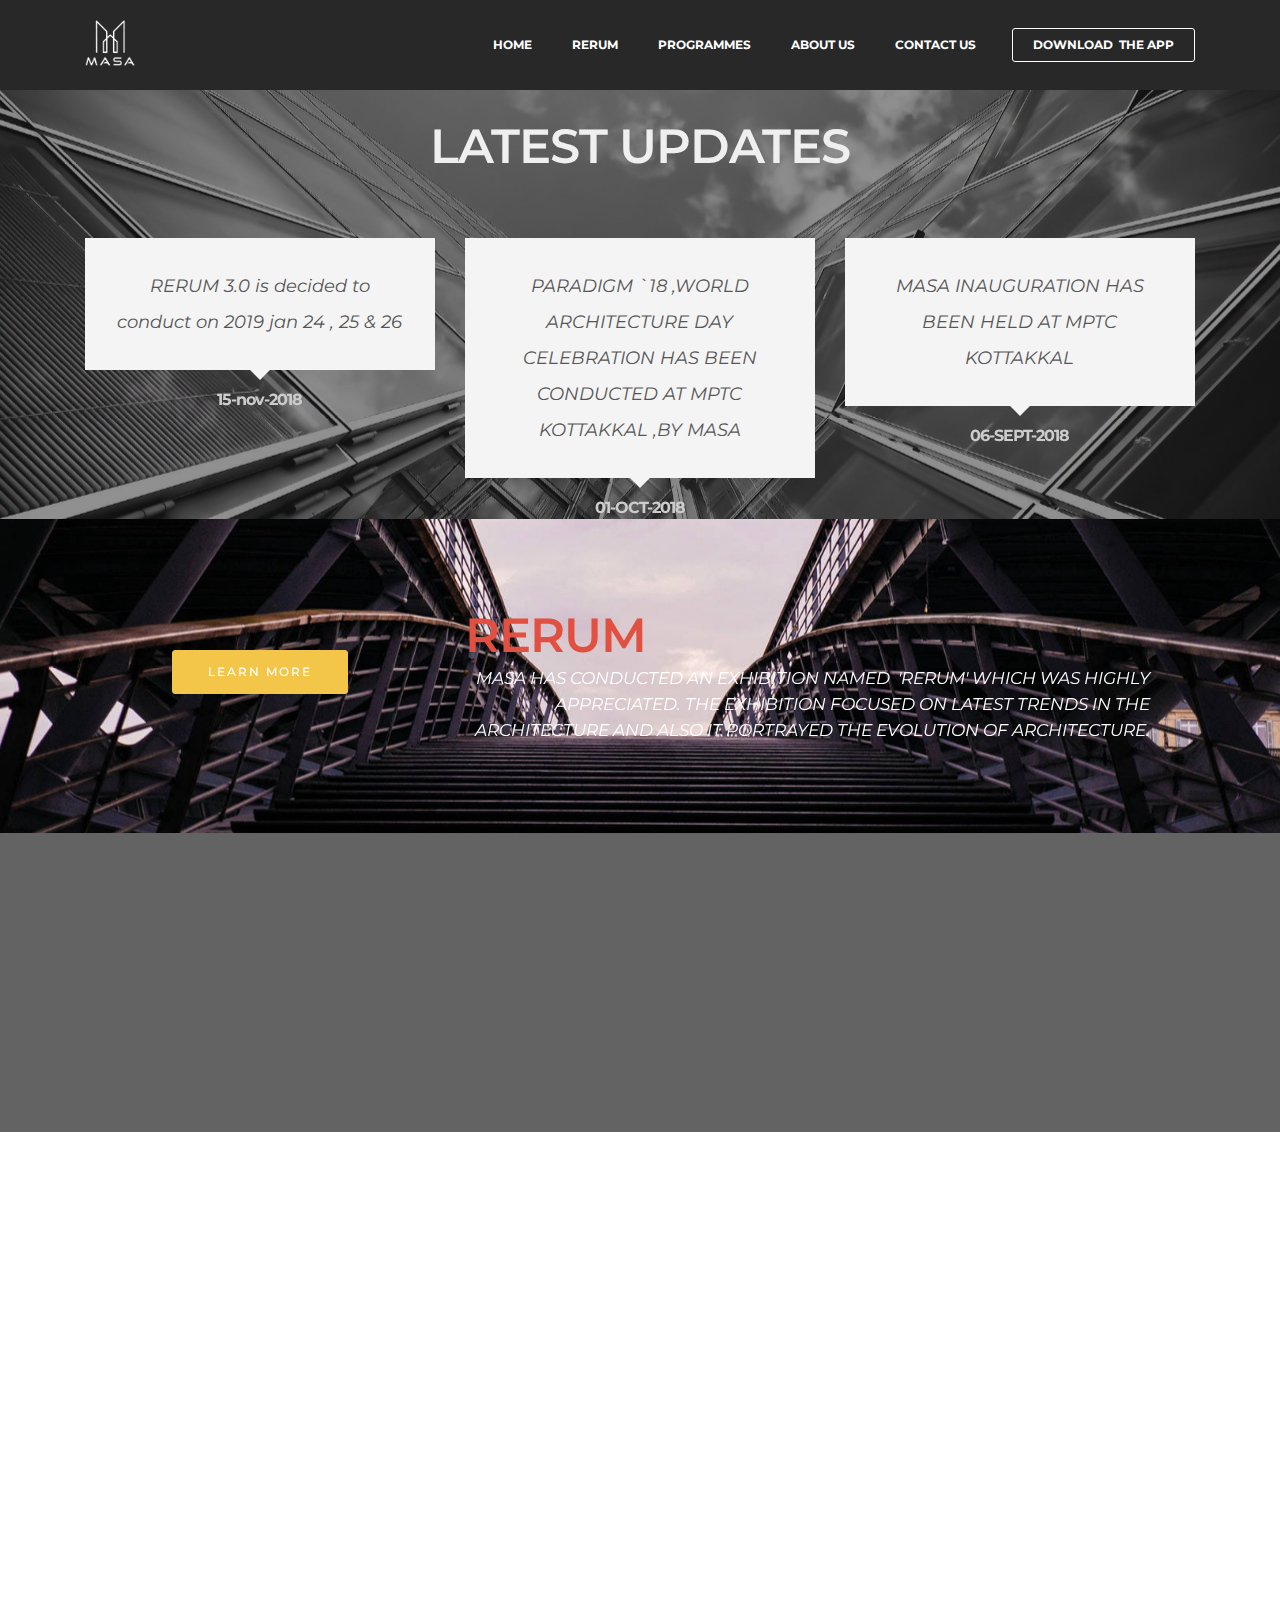
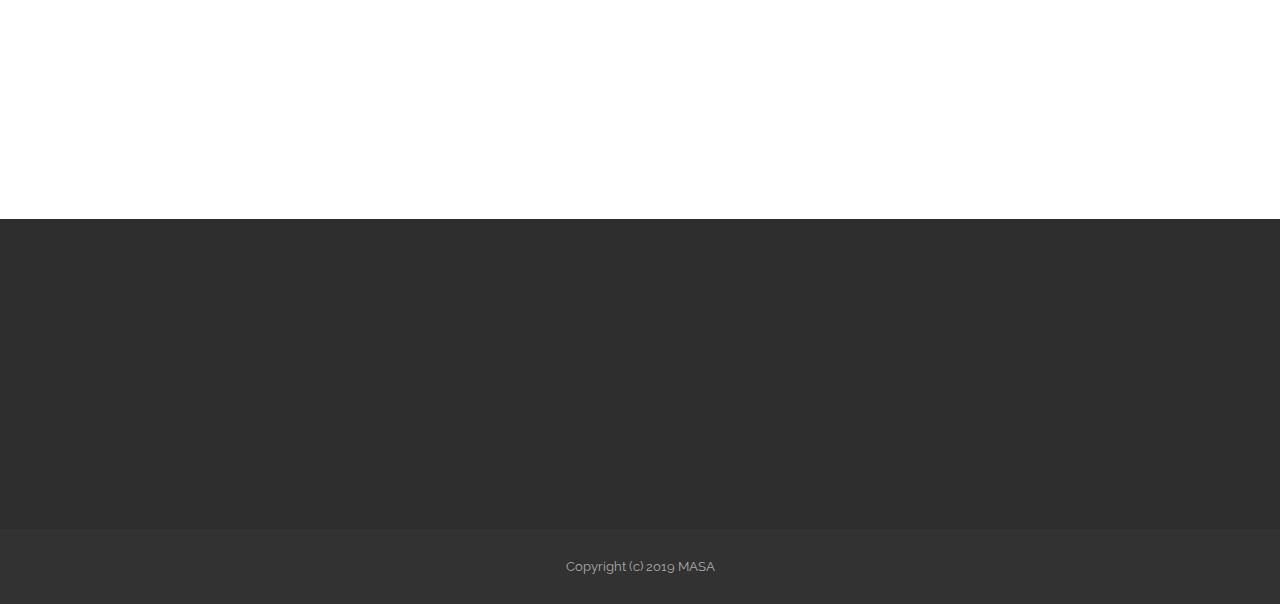
<file: index.html>
<!DOCTYPE html>
<html >
<head>
  <!-- Site made with Mobirise Website Builder v4.8.4, https://mobirise.com -->
  <meta charset="UTF-8">
  <meta http-equiv="X-UA-Compatible" content="IE=edge">
  <meta name="generator" content="Mobirise v4.8.4, mobirise.com">
  <meta name="viewport" content="width=device-width, initial-scale=1, minimum-scale=1">
  <link rel="shortcut icon" href="assets/images/1542684798287-131x128.png" type="image/x-icon">
  <meta name="description" content="MALABAR ARCHITECTURE STUDENTS ASSOCIATION ....">
  <title>MASA</title>
  <link rel="stylesheet" href="https://fonts.googleapis.com/css?family=Montserrat:400,700">
  <link rel="stylesheet" href="https://fonts.googleapis.com/css?family=Raleway:100,100i,200,200i,300,300i,400,400i,500,500i,600,600i,700,700i,800,800i,900,900i">
  <link rel="stylesheet" href="https://fonts.googleapis.com/css?family=Lora:400,700,400italic,700italic&subset=latin">
  <link rel="stylesheet" href="assets/tether/tether.min.css">
  <link rel="stylesheet" href="assets/bootstrap/css/bootstrap.min.css">
  <link rel="stylesheet" href="assets/socicon/css/styles.css">
  <link rel="stylesheet" href="assets/dropdown/css/style.css">
  <link rel="stylesheet" href="assets/animate.css/animate.min.css">
  <link rel="stylesheet" href="assets/theme/css/style.css">
  <link rel="stylesheet" href="assets/mobirise/css/mbr-additional.css" type="text/css">
  
  
  
</head>
<body>
  <section id="ext_menu-1" data-rv-view="0">

    <nav class="navbar navbar-dropdown navbar-fixed-top">
        <div class="container">

            <div class="mbr-table">
                <div class="mbr-table-cell">

                    <div class="navbar-brand">
                        <a href="https://mobirise.com" class="navbar-logo"><img src="assets/images/1542684798287-131x128.png" alt="Mobirise"></a>
                        <a class="navbar-caption" href="https://mobirise.com"></a>
                    </div>

                </div>
                <div class="mbr-table-cell">

                    <button class="navbar-toggler pull-xs-right hidden-md-up" type="button" data-toggle="collapse" data-target="#exCollapsingNavbar">
                        <div class="hamburger-icon"></div>
                    </button>

                    <ul class="nav-dropdown collapse pull-xs-right nav navbar-nav navbar-toggleable-sm" id="exCollapsingNavbar"><li class="nav-item"><a class="nav-link link" href="index.html">HOME</a></li><li class="nav-item"><a class="nav-link link" href="rerum.html">RERUM</a></li><li class="nav-item"><a class="nav-link link" href="programmes.html">PROGRAMMES</a></li><li class="nav-item"><a class="nav-link link" href="index.html#header3-7">ABOUT US</a></li><li class="nav-item"><a class="nav-link link" href="index.html#form1-8">CONTACT US</a></li><li class="nav-item nav-btn"><a class="nav-link btn btn-white btn-white-outline" href="https://www.masa.cf">DOWNLOAD &nbsp;THE APP</a></li></ul>
                    <button hidden="" class="navbar-toggler navbar-close" type="button" data-toggle="collapse" data-target="#exCollapsingNavbar">
                        <div class="close-icon"></div>
                    </button>

                </div>
            </div>

        </div>
    </nav>

</section>

<section class="engine"><a href="https://mobirise.info/z">best css templates</a></section><section class="mbr-section mbr-parallax-background mbr-after-navbar" id="testimonials3-2" data-rv-view="2" style="background-image: url(assets/images/mbr-1920x1280.jpg); padding-top: 120px; padding-bottom: 0px;">

    <div class="mbr-overlay" style="opacity: 0.5; background-color: rgb(34, 34, 34);">
    </div>

        <div class="mbr-section mbr-section__container mbr-section__container--middle">
            <div class="container">
                <div class="row">
                    <div class="col-xs-12 text-xs-center">
                        <h3 class="mbr-section-title display-2">LATEST UPDATES</h3>
                        
                    </div>
                </div>
            </div>
        </div>


    <div class="mbr-testimonials mbr-section mbr-section-nopadding">
        <div class="container">
            <div class="row">

                <div class="col-xs-12 col-lg-4">

                    <div class="mbr-testimonial card">
                        <div class="card-block">RERUM 3.0 is decided to conduct on 2019 jan 24 , 25 &amp; 26</div>
                        <div class="mbr-author card-footer">
                            
                            <div class="mbr-author-name">15-nov-2018</div>
                            
                        </div>
                    </div>
                </div><div class="col-xs-12 col-lg-4">

                    <div class="mbr-testimonial card">
                        <div class="card-block">PARADIGM `18 ,WORLD ARCHITECTURE DAY CELEBRATION HAS BEEN CONDUCTED AT MPTC KOTTAKKAL ,BY MASA</div>
                        <div class="mbr-author card-footer">
                            
                            <div class="mbr-author-name">01-OCT-2018</div>
                            
                        </div>
                    </div>
                </div><div class="col-xs-12 col-lg-4">

                    <div class="mbr-testimonial card">
                        <div class="card-block">MASA INAUGURATION HAS BEEN HELD AT MPTC KOTTAKKAL</div>
                        <div class="mbr-author card-footer">
                            
                            <div class="mbr-author-name">06-SEPT-2018</div>
                            
                        </div>
                    </div>
                </div>

            </div>

        </div>

    </div>

</section>

<section class="mbr-info mbr-section mbr-section-md-padding mbr-parallax-background" id="msg-box2-6" data-rv-view="12" style="background-image: url(assets/images/mbr-1620x1080.jpg); padding-top: 90px; padding-bottom: 90px;">

    
    <div class="container">
        <div class="row">

            <div class="mbr-table-md-up">
              <div class="mbr-table-cell col-md-4">
                  <div class="text-xs-center"><a class="btn btn-warning" href="rerum.html">LEARN MORE</a></div>
              </div>
              <div class="mbr-table-cell mbr-right-padding-md-up col-md-8 text-xs-center text-md-left">
                  <h3 class="mbr-info-title mbr-section-title display-2">RERUM</h3>
                  <h2 class="mbr-info-subtitle mbr-section-subtitle">MASA HAS CONDUCTED AN EXHIBITION NAMED &nbsp;'RERUM' WHICH WAS HIGHLY APPRECIATED. THE EXHIBITION FOCUSED ON LATEST TRENDS IN THE ARCHITECTURE AND ALSO IT PORTRAYED THE EVOLUTION OF ARCHITECTURE.</h2>
              </div>
            </div>

            

        </div>
    </div>
</section>

<section class="mbr-section mbr-section__container article" id="header3-7" data-rv-view="15" style="background-color: rgb(99, 99, 99); padding-top: 40px; padding-bottom: 20px;">
    <div class="container">
        <div class="row">
            <div class="col-xs-12">
                <h3 class="mbr-section-title display-2">ABOUT US,</h3>
                <small class="mbr-section-subtitle">THE DEPARTMENT OF  ARCHITECURE WAS STARTED IN THE YEAR 2016, WHICH OFFER DIPLOMA IN ARCHITECTURE WITH ANUAL INTAKE OF 60 . THE DEPARTMENT IS GUIDED BY EMINENT FACULTY MEMBER,THE DEPARTMENT OF  ARCHITECURE WAS STARTED IN THE YEAR 2016, WHICH OFFER DIPLOMA IN ARCHITECTURE WITH ANUAL INTAKE OF 60 . THE DEPARTMENT IS GUIDED BY EMINENT FACULTY MEMBER,THE DEPARTMENT OF  ARCHITECURE WAS STARTED IN THE YEAR 2016, WHICH OFFER DIPLOMA IN ARCHITECTURE WITH ANUAL INTAKE OF 60 . THE DEPARTMENT IS GUIDED BY EMINENT FACULTY MEMBER, EXPERIENCED SUBJECT SPECIALISTS AND PRACTISING ARCHITECTS.THE DEPARTMENT HAS NECESSARY INFRASTRUCTURE AS PER NORMS.IN 2018 THE DEPARTMENT HAS CREATED AN ASSOCIATION NAMED ' MASA'.</small>
            </div>
        </div>
    </div>
</section>

<section class="mbr-section form1" id="form1-8" data-rv-view="17" style="background-color: rgb(255, 255, 255); padding-top: 120px; padding-bottom: 120px;">
    
    <div class="mbr-section mbr-section__container mbr-section__container--middle">
        <div class="container">
            <div class="row">
                <div class="col-xs-12 text-xs-center">
                    <h3 class="mbr-section-title display-2">CONTACT US,</h3>
                    <small class="mbr-section-subtitle"></small>
                </div>
            </div>
        </div>
    </div>
    <div class="mbr-section mbr-section-nopadding">
        <div class="container">
            <div class="row">
                <div class="col-xs-12 col-lg-10 col-lg-offset-1" data-form-type="formoid">


                    <div data-form-alert="true">
                        <div hidden="" data-form-alert-success="true" class="alert alert-form alert-success text-xs-center">Thanks for your message :)</div>
                    </div>


                    <form action="https://mobirise.com/" method="post" data-form-title="CONTACT US,">

                        <input type="hidden" value="g+eW33Unxj4wzQOaf24P1hVD7SoH7cRbBe9KDVYRdPhepR0T/Nhf2n3Jp+nsHnrGQ3Sp9rRuLdxgaHPFN6qRHz6Ux8VRWH/pVpgzYoODcoegumdQZTpGzlCXwe1t/oML" data-form-email="true">

                        <div class="row row-sm-offset">

                            <div class="col-xs-12 col-md-6">
                                <div class="form-group">
                                    <label class="form-control-label" for="form1-8-name">Name<span class="form-asterisk">*</span></label>
                                    <input type="text" class="form-control" name="name" required="" data-form-field="Name" id="form1-8-name">
                                </div>
                            </div>

                            <div class="col-xs-12 col-md-6">
                                <div class="form-group">
                                    <label class="form-control-label" for="form1-8-email">Email<span class="form-asterisk">*</span></label>
                                    <input type="email" class="form-control" name="email" required="" data-form-field="Email" id="form1-8-email">
                                </div>
                            </div>

                            

                        </div>

                        <div class="form-group">
                            <label class="form-control-label" for="form1-8-message">Message</label>
                            <textarea class="form-control" name="message" rows="7" data-form-field="Message" id="form1-8-message"></textarea>
                        </div>

                        <div><button type="submit" class="btn btn-primary">SUBMIT</button></div>

                    </form>
                </div>
            </div>
        </div>
    </div>
</section>

<section class="mbr-section mbr-section-md-padding" id="social-buttons4-d" data-rv-view="26" style="background-color: rgb(46, 46, 46); padding-top: 90px; padding-bottom: 90px;">
    
    <div class="container">
        <div class="row">
            <div class="col-md-8 col-md-offset-2 text-xs-center">
                <h3 class="mbr-section-title display-2">FOLLOW US</h3>
                <div>    <a class="btn btn-social" title="Instagram" target="_blank" href="https://instagram.com/malabar_architecture_students_?utm_source=ig_profile_share&igshid=1j0x0v8arnu8r"><i class="socicon socicon-instagram"></i></a>      </div>
            </div>
        </div>
    </div>
</section>

<footer class="mbr-small-footer mbr-section mbr-section-nopadding" id="footer1-a" data-rv-view="28" style="background-color: rgb(50, 50, 50); padding-top: 1.75rem; padding-bottom: 1.75rem;">
    
    <div class="container text-xs-center">
        <p>Copyright (c) 2019 MASA</p>
    </div>
</footer>


  <script src="assets/web/assets/jquery/jquery.min.js"></script>
  <script src="assets/tether/tether.min.js"></script>
  <script src="assets/bootstrap/js/bootstrap.min.js"></script>
  <script src="assets/smooth-scroll/smooth-scroll.js"></script>
  <script src="assets/dropdown/js/script.min.js"></script>
  <script src="assets/touch-swipe/jquery.touch-swipe.min.js"></script>
  <script src="assets/viewport-checker/jquery.viewportchecker.js"></script>
  <script src="assets/jarallax/jarallax.js"></script>
  <script src="assets/theme/js/script.js"></script>
  <script src="assets/formoid/formoid.min.js"></script>
  
  
  <input name="animation" type="hidden">
  </body>
</html>
</file>
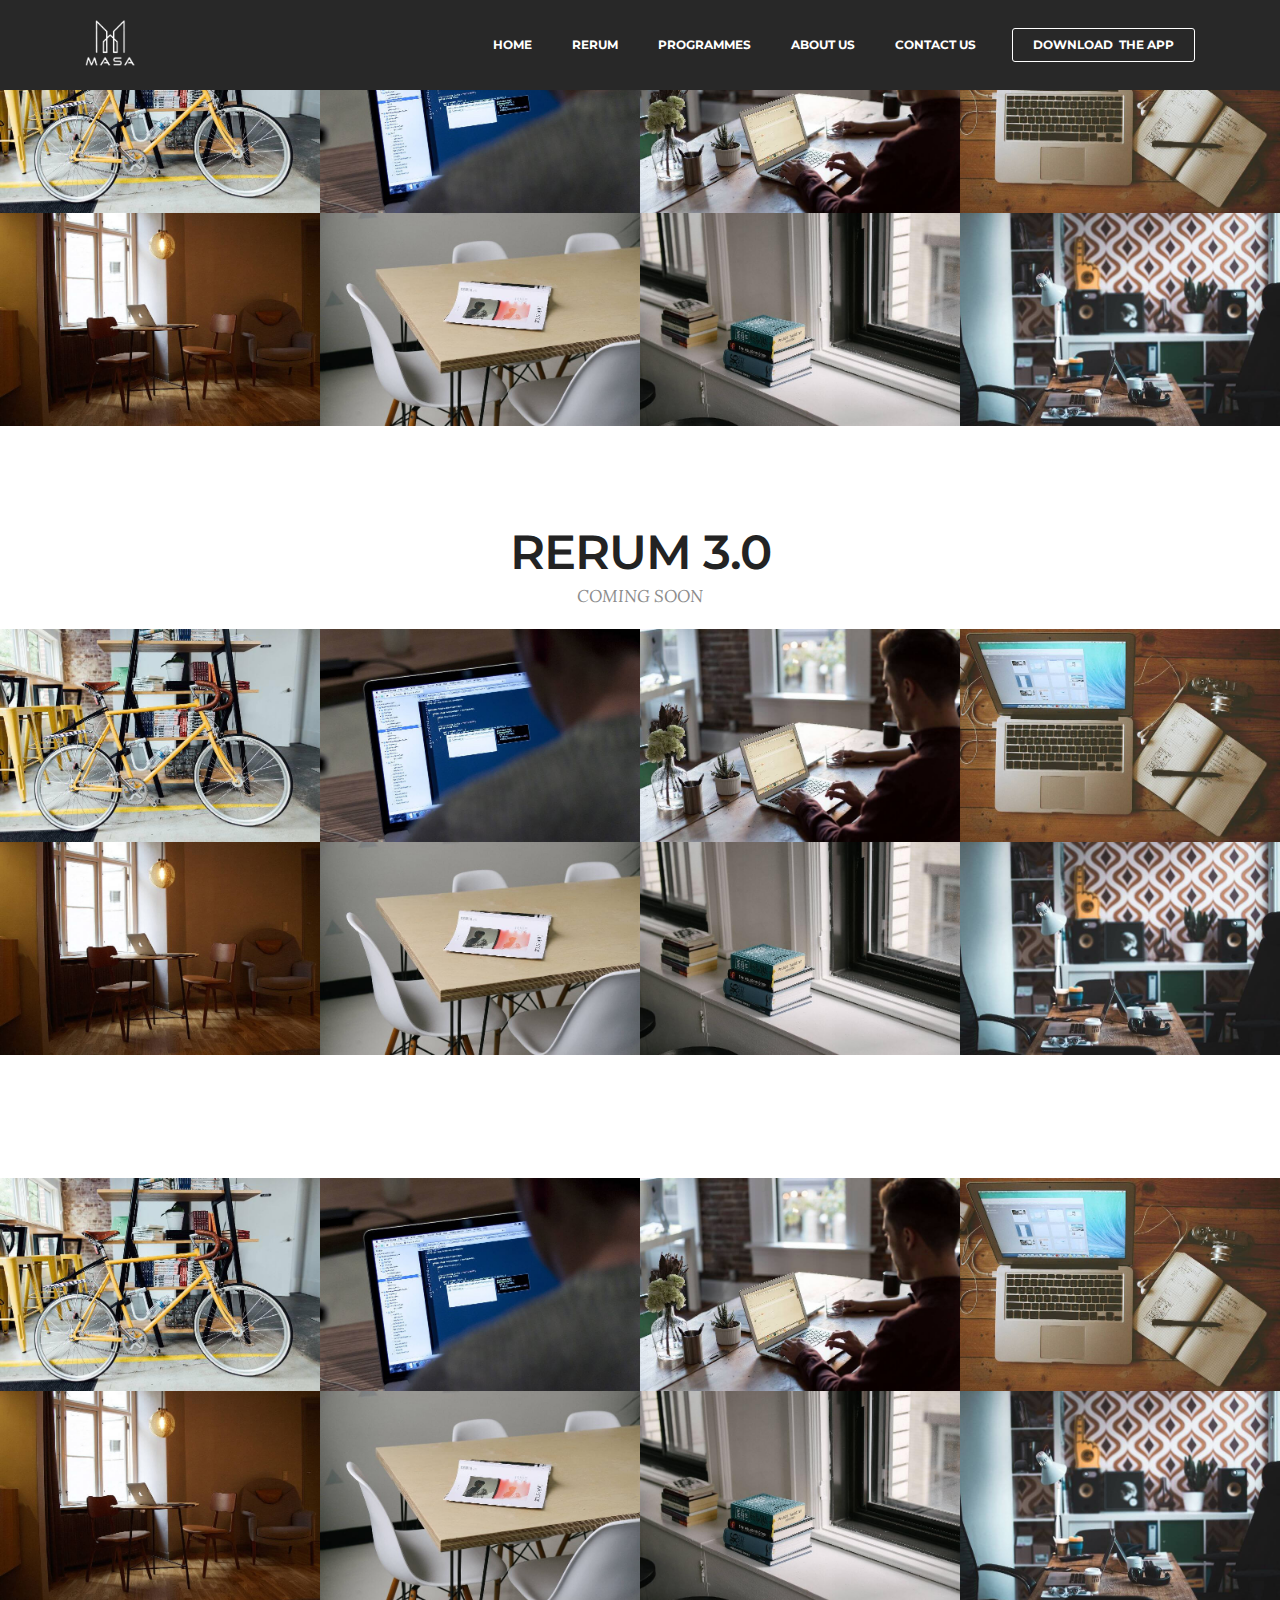
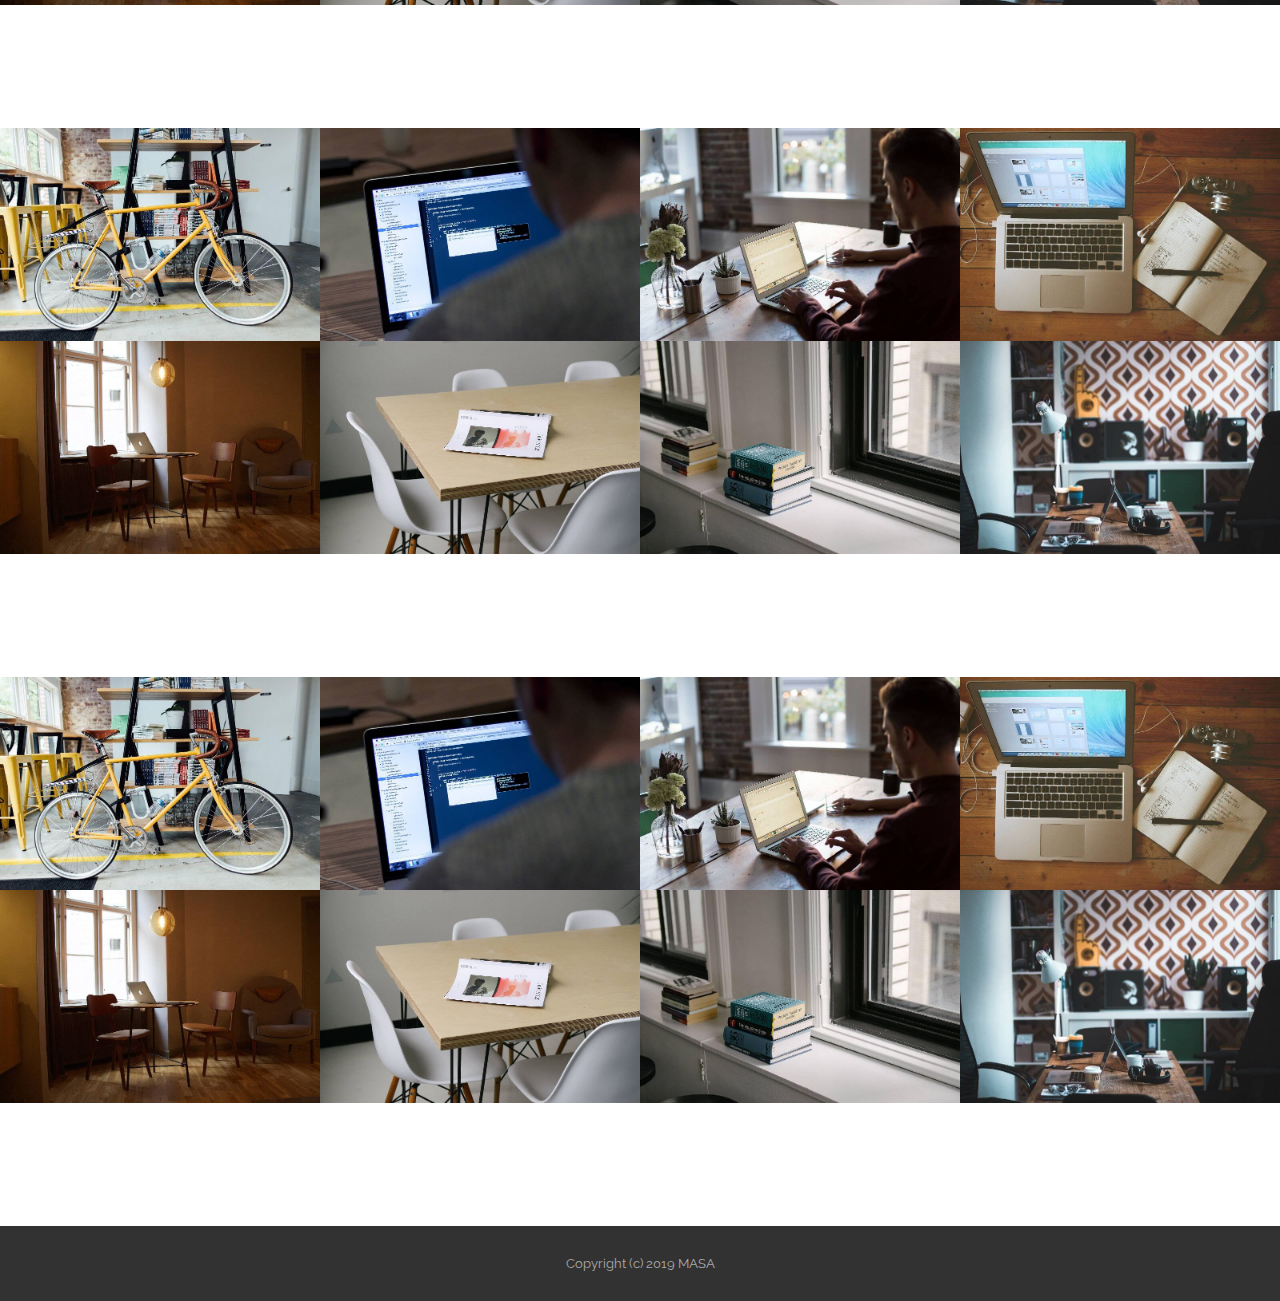
<file: gallery.html>
<!DOCTYPE html>
<html >
<head>
  <!-- Site made with Mobirise Website Builder v4.8.4, https://mobirise.com -->
  <meta charset="UTF-8">
  <meta http-equiv="X-UA-Compatible" content="IE=edge">
  <meta name="generator" content="Mobirise v4.8.4, mobirise.com">
  <meta name="viewport" content="width=device-width, initial-scale=1, minimum-scale=1">
  <link rel="shortcut icon" href="assets/images/1542684798287-131x128.png" type="image/x-icon">
  <meta name="description" content="">
  <title>Gallery</title>
  <link rel="stylesheet" href="assets/et-line-font-plugin/style.css">
  <link rel="stylesheet" href="https://fonts.googleapis.com/css?family=Montserrat:400,700">
  <link rel="stylesheet" href="https://fonts.googleapis.com/css?family=Raleway:100,100i,200,200i,300,300i,400,400i,500,500i,600,600i,700,700i,800,800i,900,900i">
  <link rel="stylesheet" href="https://fonts.googleapis.com/css?family=Lora:400,700,400italic,700italic&subset=latin">
  <link rel="stylesheet" href="assets/tether/tether.min.css">
  <link rel="stylesheet" href="assets/bootstrap/css/bootstrap.min.css">
  <link rel="stylesheet" href="assets/dropdown/css/style.css">
  <link rel="stylesheet" href="assets/animate.css/animate.min.css">
  <link rel="stylesheet" href="assets/theme/css/style.css">
  <link rel="stylesheet" href="assets/mobirise-gallery/style.css">
  <link rel="stylesheet" href="assets/mobirise/css/mbr-additional.css" type="text/css">
  
  
  
</head>
<body>
  <section id="ext_menu-g" data-rv-view="245">

    <nav class="navbar navbar-dropdown navbar-fixed-top">
        <div class="container">

            <div class="mbr-table">
                <div class="mbr-table-cell">

                    <div class="navbar-brand">
                        <a href="https://mobirise.com" class="navbar-logo"><img src="assets/images/1542684798287-131x128.png" alt="Mobirise"></a>
                        <a class="navbar-caption" href="https://mobirise.com"></a>
                    </div>

                </div>
                <div class="mbr-table-cell">

                    <button class="navbar-toggler pull-xs-right hidden-md-up" type="button" data-toggle="collapse" data-target="#exCollapsingNavbar">
                        <div class="hamburger-icon"></div>
                    </button>

                    <ul class="nav-dropdown collapse pull-xs-right nav navbar-nav navbar-toggleable-sm" id="exCollapsingNavbar"><li class="nav-item"><a class="nav-link link" href="index.html">HOME</a></li><li class="nav-item"><a class="nav-link link" href="rerum.html">RERUM</a></li><li class="nav-item"><a class="nav-link link" href="programmes.html">PROGRAMMES</a></li><li class="nav-item"><a class="nav-link link" href="index.html#header3-7">ABOUT US</a></li><li class="nav-item"><a class="nav-link link" href="index.html#form1-8">CONTACT US</a></li><li class="nav-item nav-btn"><a class="nav-link btn btn-white btn-white-outline" href="https://www.masa.cf">DOWNLOAD &nbsp;THE APP</a></li></ul>
                    <button hidden="" class="navbar-toggler navbar-close" type="button" data-toggle="collapse" data-target="#exCollapsingNavbar">
                        <div class="close-icon"></div>
                    </button>

                </div>
            </div>

        </div>
    </nav>

</section>

<section class="engine"><a href="https://mobirise.info/f">easy website creator</a></section><section class="mbr-gallery mbr-section mbr-section-nopadding mbr-slider-carousel mbr-after-navbar" data-filter="false" id="gallery1-16" data-rv-view="247" style="background-color: rgb(255, 255, 255); padding-top: 0rem; padding-bottom: 0rem;">
    <!-- Filter -->
    

    <!-- Gallery -->
    <div class="mbr-gallery-row">
        <div class=" mbr-gallery-layout-default">
            <div>
                <div>
                    <div class="mbr-gallery-item mbr-gallery-item__mobirise3 mbr-gallery-item--p0" data-video-url="false" data-tags="Awesome">
                        <div href="#lb-gallery1-16" data-slide-to="0" data-toggle="modal">
                            
                            

                            <img src="assets/images/bike-small.jpg" alt="" title="">
                            
                            <span class="icon-focus"></span>
                            
                        </div>
                    </div><div class="mbr-gallery-item mbr-gallery-item__mobirise3 mbr-gallery-item--p0" data-video-url="false" data-tags="Responsive">
                        <div href="#lb-gallery1-16" data-slide-to="1" data-toggle="modal">
                            
                            

                            <img src="assets/images/code-man-small.jpg" alt="" title="">
                            
                            <span class="icon-focus"></span>
                            
                        </div>
                    </div><div class="mbr-gallery-item mbr-gallery-item__mobirise3 mbr-gallery-item--p0" data-video-url="false" data-tags="Creative">
                        <div href="#lb-gallery1-16" data-slide-to="2" data-toggle="modal">
                            
                            

                            <img src="assets/images/coworkers-small.jpg" alt="" title="">
                            
                            <span class="icon-focus"></span>
                            
                        </div>
                    </div><div class="mbr-gallery-item mbr-gallery-item__mobirise3 mbr-gallery-item--p0" data-video-url="false" data-tags="Animated">
                        <div href="#lb-gallery1-16" data-slide-to="3" data-toggle="modal">
                            
                            

                            <img src="assets/images/desktop-small.jpg" alt="" title="">
                            
                            <span class="icon-focus"></span>
                            
                        </div>
                    </div><div class="mbr-gallery-item mbr-gallery-item__mobirise3 mbr-gallery-item--p0" data-video-url="false" data-tags="Awesome">
                        <div href="#lb-gallery1-16" data-slide-to="4" data-toggle="modal">
                            
                            

                            <img src="assets/images/room-laptop-small.jpg" alt="" title="">
                            
                            <span class="icon-focus"></span>
                            
                        </div>
                    </div><div class="mbr-gallery-item mbr-gallery-item__mobirise3 mbr-gallery-item--p0" data-video-url="false" data-tags="Beautiful">
                        <div href="#lb-gallery1-16" data-slide-to="5" data-toggle="modal">
                            
                            

                            <img src="assets/images/table-small.jpg" alt="" title="">
                            
                            <span class="icon-focus"></span>
                            
                        </div>
                    </div><div class="mbr-gallery-item mbr-gallery-item__mobirise3 mbr-gallery-item--p0" data-video-url="false" data-tags="Responsive">
                        <div href="#lb-gallery1-16" data-slide-to="6" data-toggle="modal">
                            
                            

                            <img src="assets/images/windows-books-small.jpg" alt="" title="">
                            
                            <span class="icon-focus"></span>
                            
                        </div>
                    </div><div class="mbr-gallery-item mbr-gallery-item__mobirise3 mbr-gallery-item--p0" data-video-url="false" data-tags="Animated">
                        <div href="#lb-gallery1-16" data-slide-to="7" data-toggle="modal">
                            
                            

                            <img src="assets/images/working-area-small.jpg" alt="" title="">
                            
                            <span class="icon-focus"></span>
                            
                        </div>
                    </div>
                </div>
            </div>
            <div class="clearfix"></div>
        </div>
    </div>

    <!-- Lightbox -->
    <div data-app-prevent-settings="" class="mbr-slider modal fade carousel slide" tabindex="-1" data-keyboard="true" data-interval="false" id="lb-gallery1-16">
        <div class="modal-dialog">
            <div class="modal-content">
                <div class="modal-body">
                    <ol class="carousel-indicators">
                        <li data-app-prevent-settings="" data-target="#lb-gallery1-16" class=" active" data-slide-to="0"></li><li data-app-prevent-settings="" data-target="#lb-gallery1-16" data-slide-to="1"></li><li data-app-prevent-settings="" data-target="#lb-gallery1-16" data-slide-to="2"></li><li data-app-prevent-settings="" data-target="#lb-gallery1-16" data-slide-to="3"></li><li data-app-prevent-settings="" data-target="#lb-gallery1-16" data-slide-to="4"></li><li data-app-prevent-settings="" data-target="#lb-gallery1-16" data-slide-to="5"></li><li data-app-prevent-settings="" data-target="#lb-gallery1-16" data-slide-to="6"></li><li data-app-prevent-settings="" data-target="#lb-gallery1-16" data-slide-to="7"></li>
                    </ol>
                    <div class="carousel-inner">
                        <div class="carousel-item active">
                            <img src="assets/images/bike.jpg" alt="" title="">
                        </div><div class="carousel-item">
                            <img src="assets/images/code-man.jpg" alt="" title="">
                        </div><div class="carousel-item">
                            <img src="assets/images/coworkers.jpg" alt="" title="">
                        </div><div class="carousel-item">
                            <img src="assets/images/desktop.jpg" alt="" title="">
                        </div><div class="carousel-item">
                            <img src="assets/images/room-laptop.jpg" alt="" title="">
                        </div><div class="carousel-item">
                            <img src="assets/images/table.jpg" alt="" title="">
                        </div><div class="carousel-item">
                            <img src="assets/images/windows-books.jpg" alt="" title="">
                        </div><div class="carousel-item">
                            <img src="assets/images/working-area.jpg" alt="" title="">
                        </div>
                    </div>
                    <a class="left carousel-control" role="button" data-slide="prev" href="#lb-gallery1-16">
                        <span class="icon-prev" aria-hidden="true"></span>
                        <span class="sr-only">Previous</span>
                    </a>
                    <a class="right carousel-control" role="button" data-slide="next" href="#lb-gallery1-16">
                        <span class="icon-next" aria-hidden="true"></span>
                        <span class="sr-only">Next</span>
                    </a>

                    <a class="close" href="#" role="button" data-dismiss="modal">
                        <span aria-hidden="true">×</span>
                        <span class="sr-only">Close</span>
                    </a>
                </div>
            </div>
        </div>
    </div>
</section>

<section class="mbr-section mbr-section__container article" id="header3-w" data-rv-view="284" style="background-color: rgb(255, 255, 255); padding-top: 100px; padding-bottom: 20px;">
    <div class="container">
        <div class="row">
            <div class="col-xs-12">
                <h3 class="mbr-section-title display-2">RERUM 3.0</h3>
                <small class="mbr-section-subtitle">COMING SOON</small>
            </div>
        </div>
    </div>
</section>

<section class="mbr-gallery mbr-section mbr-section-nopadding mbr-slider-carousel" data-filter="false" id="gallery1-11" data-rv-view="286" style="background-color: rgb(255, 255, 255); padding-top: 0rem; padding-bottom: 0rem;">
    <!-- Filter -->
    

    <!-- Gallery -->
    <div class="mbr-gallery-row">
        <div class=" mbr-gallery-layout-default">
            <div>
                <div>
                    <div class="mbr-gallery-item mbr-gallery-item__mobirise3 mbr-gallery-item--p0" data-video-url="false" data-tags="Awesome">
                        <div href="#lb-gallery1-11" data-slide-to="0" data-toggle="modal">
                            
                            

                            <img src="assets/images/bike-small.jpg" alt="" title="">
                            
                            <span class="icon-focus"></span>
                            
                        </div>
                    </div><div class="mbr-gallery-item mbr-gallery-item__mobirise3 mbr-gallery-item--p0" data-video-url="false" data-tags="Responsive">
                        <div href="#lb-gallery1-11" data-slide-to="1" data-toggle="modal">
                            
                            

                            <img src="assets/images/code-man-small.jpg" alt="" title="">
                            
                            <span class="icon-focus"></span>
                            
                        </div>
                    </div><div class="mbr-gallery-item mbr-gallery-item__mobirise3 mbr-gallery-item--p0" data-video-url="false" data-tags="Creative">
                        <div href="#lb-gallery1-11" data-slide-to="2" data-toggle="modal">
                            
                            

                            <img src="assets/images/coworkers-small.jpg" alt="" title="">
                            
                            <span class="icon-focus"></span>
                            
                        </div>
                    </div><div class="mbr-gallery-item mbr-gallery-item__mobirise3 mbr-gallery-item--p0" data-video-url="false" data-tags="Animated">
                        <div href="#lb-gallery1-11" data-slide-to="3" data-toggle="modal">
                            
                            

                            <img src="assets/images/desktop-small.jpg" alt="" title="">
                            
                            <span class="icon-focus"></span>
                            
                        </div>
                    </div><div class="mbr-gallery-item mbr-gallery-item__mobirise3 mbr-gallery-item--p0" data-video-url="false" data-tags="Awesome">
                        <div href="#lb-gallery1-11" data-slide-to="4" data-toggle="modal">
                            
                            

                            <img src="assets/images/room-laptop-small.jpg" alt="" title="">
                            
                            <span class="icon-focus"></span>
                            
                        </div>
                    </div><div class="mbr-gallery-item mbr-gallery-item__mobirise3 mbr-gallery-item--p0" data-video-url="false" data-tags="Beautiful">
                        <div href="#lb-gallery1-11" data-slide-to="5" data-toggle="modal">
                            
                            

                            <img src="assets/images/table-small.jpg" alt="" title="">
                            
                            <span class="icon-focus"></span>
                            
                        </div>
                    </div><div class="mbr-gallery-item mbr-gallery-item__mobirise3 mbr-gallery-item--p0" data-video-url="false" data-tags="Responsive">
                        <div href="#lb-gallery1-11" data-slide-to="6" data-toggle="modal">
                            
                            

                            <img src="assets/images/windows-books-small.jpg" alt="" title="">
                            
                            <span class="icon-focus"></span>
                            
                        </div>
                    </div><div class="mbr-gallery-item mbr-gallery-item__mobirise3 mbr-gallery-item--p0" data-video-url="false" data-tags="Animated">
                        <div href="#lb-gallery1-11" data-slide-to="7" data-toggle="modal">
                            
                            

                            <img src="assets/images/working-area-small.jpg" alt="" title="">
                            
                            <span class="icon-focus"></span>
                            
                        </div>
                    </div>
                </div>
            </div>
            <div class="clearfix"></div>
        </div>
    </div>

    <!-- Lightbox -->
    <div data-app-prevent-settings="" class="mbr-slider modal fade carousel slide" tabindex="-1" data-keyboard="true" data-interval="false" id="lb-gallery1-11">
        <div class="modal-dialog">
            <div class="modal-content">
                <div class="modal-body">
                    <ol class="carousel-indicators">
                        <li data-app-prevent-settings="" data-target="#lb-gallery1-11" class=" active" data-slide-to="0"></li><li data-app-prevent-settings="" data-target="#lb-gallery1-11" data-slide-to="1"></li><li data-app-prevent-settings="" data-target="#lb-gallery1-11" data-slide-to="2"></li><li data-app-prevent-settings="" data-target="#lb-gallery1-11" data-slide-to="3"></li><li data-app-prevent-settings="" data-target="#lb-gallery1-11" data-slide-to="4"></li><li data-app-prevent-settings="" data-target="#lb-gallery1-11" data-slide-to="5"></li><li data-app-prevent-settings="" data-target="#lb-gallery1-11" data-slide-to="6"></li><li data-app-prevent-settings="" data-target="#lb-gallery1-11" data-slide-to="7"></li>
                    </ol>
                    <div class="carousel-inner">
                        <div class="carousel-item active">
                            <img src="assets/images/bike.jpg" alt="" title="">
                        </div><div class="carousel-item">
                            <img src="assets/images/code-man.jpg" alt="" title="">
                        </div><div class="carousel-item">
                            <img src="assets/images/coworkers.jpg" alt="" title="">
                        </div><div class="carousel-item">
                            <img src="assets/images/desktop.jpg" alt="" title="">
                        </div><div class="carousel-item">
                            <img src="assets/images/room-laptop.jpg" alt="" title="">
                        </div><div class="carousel-item">
                            <img src="assets/images/table.jpg" alt="" title="">
                        </div><div class="carousel-item">
                            <img src="assets/images/windows-books.jpg" alt="" title="">
                        </div><div class="carousel-item">
                            <img src="assets/images/working-area.jpg" alt="" title="">
                        </div>
                    </div>
                    <a class="left carousel-control" role="button" data-slide="prev" href="#lb-gallery1-11">
                        <span class="icon-prev" aria-hidden="true"></span>
                        <span class="sr-only">Previous</span>
                    </a>
                    <a class="right carousel-control" role="button" data-slide="next" href="#lb-gallery1-11">
                        <span class="icon-next" aria-hidden="true"></span>
                        <span class="sr-only">Next</span>
                    </a>

                    <a class="close" href="#" role="button" data-dismiss="modal">
                        <span aria-hidden="true">×</span>
                        <span class="sr-only">Close</span>
                    </a>
                </div>
            </div>
        </div>
    </div>
</section>

<section class="mbr-section mbr-section__container article" id="header3-x" data-rv-view="321" style="background-color: rgb(255, 255, 255); padding-top: 20px; padding-bottom: 20px;">
    <div class="container">
        <div class="row">
            <div class="col-xs-12">
                <h3 class="mbr-section-title display-2">PARADIGM `18</h3>
                <small class="mbr-section-subtitle">01 OCT 2018</small>
            </div>
        </div>
    </div>
</section>

<section class="mbr-gallery mbr-section mbr-section-nopadding mbr-slider-carousel" data-filter="false" id="gallery1-12" data-rv-view="323" style="background-color: rgb(255, 255, 255); padding-top: 0rem; padding-bottom: 0rem;">
    <!-- Filter -->
    

    <!-- Gallery -->
    <div class="mbr-gallery-row">
        <div class=" mbr-gallery-layout-default">
            <div>
                <div>
                    <div class="mbr-gallery-item mbr-gallery-item__mobirise3 mbr-gallery-item--p0" data-video-url="false" data-tags="Awesome">
                        <div href="#lb-gallery1-12" data-slide-to="0" data-toggle="modal">
                            
                            

                            <img src="assets/images/bike-small.jpg" alt="" title="">
                            
                            <span class="icon-focus"></span>
                            
                        </div>
                    </div><div class="mbr-gallery-item mbr-gallery-item__mobirise3 mbr-gallery-item--p0" data-video-url="false" data-tags="Responsive">
                        <div href="#lb-gallery1-12" data-slide-to="1" data-toggle="modal">
                            
                            

                            <img src="assets/images/code-man-small.jpg" alt="" title="">
                            
                            <span class="icon-focus"></span>
                            
                        </div>
                    </div><div class="mbr-gallery-item mbr-gallery-item__mobirise3 mbr-gallery-item--p0" data-video-url="false" data-tags="Creative">
                        <div href="#lb-gallery1-12" data-slide-to="2" data-toggle="modal">
                            
                            

                            <img src="assets/images/coworkers-small.jpg" alt="" title="">
                            
                            <span class="icon-focus"></span>
                            
                        </div>
                    </div><div class="mbr-gallery-item mbr-gallery-item__mobirise3 mbr-gallery-item--p0" data-video-url="false" data-tags="Animated">
                        <div href="#lb-gallery1-12" data-slide-to="3" data-toggle="modal">
                            
                            

                            <img src="assets/images/desktop-small.jpg" alt="" title="">
                            
                            <span class="icon-focus"></span>
                            
                        </div>
                    </div><div class="mbr-gallery-item mbr-gallery-item__mobirise3 mbr-gallery-item--p0" data-video-url="false" data-tags="Awesome">
                        <div href="#lb-gallery1-12" data-slide-to="4" data-toggle="modal">
                            
                            

                            <img src="assets/images/room-laptop-small.jpg" alt="" title="">
                            
                            <span class="icon-focus"></span>
                            
                        </div>
                    </div><div class="mbr-gallery-item mbr-gallery-item__mobirise3 mbr-gallery-item--p0" data-video-url="false" data-tags="Beautiful">
                        <div href="#lb-gallery1-12" data-slide-to="5" data-toggle="modal">
                            
                            

                            <img src="assets/images/table-small.jpg" alt="" title="">
                            
                            <span class="icon-focus"></span>
                            
                        </div>
                    </div><div class="mbr-gallery-item mbr-gallery-item__mobirise3 mbr-gallery-item--p0" data-video-url="false" data-tags="Responsive">
                        <div href="#lb-gallery1-12" data-slide-to="6" data-toggle="modal">
                            
                            

                            <img src="assets/images/windows-books-small.jpg" alt="" title="">
                            
                            <span class="icon-focus"></span>
                            
                        </div>
                    </div><div class="mbr-gallery-item mbr-gallery-item__mobirise3 mbr-gallery-item--p0" data-video-url="false" data-tags="Animated">
                        <div href="#lb-gallery1-12" data-slide-to="7" data-toggle="modal">
                            
                            

                            <img src="assets/images/working-area-small.jpg" alt="" title="">
                            
                            <span class="icon-focus"></span>
                            
                        </div>
                    </div>
                </div>
            </div>
            <div class="clearfix"></div>
        </div>
    </div>

    <!-- Lightbox -->
    <div data-app-prevent-settings="" class="mbr-slider modal fade carousel slide" tabindex="-1" data-keyboard="true" data-interval="false" id="lb-gallery1-12">
        <div class="modal-dialog">
            <div class="modal-content">
                <div class="modal-body">
                    <ol class="carousel-indicators">
                        <li data-app-prevent-settings="" data-target="#lb-gallery1-12" class=" active" data-slide-to="0"></li><li data-app-prevent-settings="" data-target="#lb-gallery1-12" data-slide-to="1"></li><li data-app-prevent-settings="" data-target="#lb-gallery1-12" data-slide-to="2"></li><li data-app-prevent-settings="" data-target="#lb-gallery1-12" data-slide-to="3"></li><li data-app-prevent-settings="" data-target="#lb-gallery1-12" data-slide-to="4"></li><li data-app-prevent-settings="" data-target="#lb-gallery1-12" data-slide-to="5"></li><li data-app-prevent-settings="" data-target="#lb-gallery1-12" data-slide-to="6"></li><li data-app-prevent-settings="" data-target="#lb-gallery1-12" data-slide-to="7"></li>
                    </ol>
                    <div class="carousel-inner">
                        <div class="carousel-item active">
                            <img src="assets/images/bike.jpg" alt="" title="">
                        </div><div class="carousel-item">
                            <img src="assets/images/code-man.jpg" alt="" title="">
                        </div><div class="carousel-item">
                            <img src="assets/images/coworkers.jpg" alt="" title="">
                        </div><div class="carousel-item">
                            <img src="assets/images/desktop.jpg" alt="" title="">
                        </div><div class="carousel-item">
                            <img src="assets/images/room-laptop.jpg" alt="" title="">
                        </div><div class="carousel-item">
                            <img src="assets/images/table.jpg" alt="" title="">
                        </div><div class="carousel-item">
                            <img src="assets/images/windows-books.jpg" alt="" title="">
                        </div><div class="carousel-item">
                            <img src="assets/images/working-area.jpg" alt="" title="">
                        </div>
                    </div>
                    <a class="left carousel-control" role="button" data-slide="prev" href="#lb-gallery1-12">
                        <span class="icon-prev" aria-hidden="true"></span>
                        <span class="sr-only">Previous</span>
                    </a>
                    <a class="right carousel-control" role="button" data-slide="next" href="#lb-gallery1-12">
                        <span class="icon-next" aria-hidden="true"></span>
                        <span class="sr-only">Next</span>
                    </a>

                    <a class="close" href="#" role="button" data-dismiss="modal">
                        <span aria-hidden="true">×</span>
                        <span class="sr-only">Close</span>
                    </a>
                </div>
            </div>
        </div>
    </div>
</section>

<section class="mbr-section mbr-section__container article" id="header3-y" data-rv-view="358" style="background-color: rgb(255, 255, 255); padding-top: 20px; padding-bottom: 20px;">
    <div class="container">
        <div class="row">
            <div class="col-xs-12">
                <h3 class="mbr-section-title display-2">MASA INAUGURATION</h3>
                <small class="mbr-section-subtitle">06 SEPT 2018</small>
            </div>
        </div>
    </div>
</section>

<section class="mbr-gallery mbr-section mbr-section-nopadding mbr-slider-carousel" data-filter="false" id="gallery1-14" data-rv-view="360" style="background-color: rgb(255, 255, 255); padding-top: 0rem; padding-bottom: 0rem;">
    <!-- Filter -->
    

    <!-- Gallery -->
    <div class="mbr-gallery-row">
        <div class=" mbr-gallery-layout-default">
            <div>
                <div>
                    <div class="mbr-gallery-item mbr-gallery-item__mobirise3 mbr-gallery-item--p0" data-video-url="false" data-tags="Awesome">
                        <div href="#lb-gallery1-14" data-slide-to="0" data-toggle="modal">
                            
                            

                            <img src="assets/images/bike-small.jpg" alt="" title="">
                            
                            <span class="icon-focus"></span>
                            
                        </div>
                    </div><div class="mbr-gallery-item mbr-gallery-item__mobirise3 mbr-gallery-item--p0" data-video-url="false" data-tags="Responsive">
                        <div href="#lb-gallery1-14" data-slide-to="1" data-toggle="modal">
                            
                            

                            <img src="assets/images/code-man-small.jpg" alt="" title="">
                            
                            <span class="icon-focus"></span>
                            
                        </div>
                    </div><div class="mbr-gallery-item mbr-gallery-item__mobirise3 mbr-gallery-item--p0" data-video-url="false" data-tags="Creative">
                        <div href="#lb-gallery1-14" data-slide-to="2" data-toggle="modal">
                            
                            

                            <img src="assets/images/coworkers-small.jpg" alt="" title="">
                            
                            <span class="icon-focus"></span>
                            
                        </div>
                    </div><div class="mbr-gallery-item mbr-gallery-item__mobirise3 mbr-gallery-item--p0" data-video-url="false" data-tags="Animated">
                        <div href="#lb-gallery1-14" data-slide-to="3" data-toggle="modal">
                            
                            

                            <img src="assets/images/desktop-small.jpg" alt="" title="">
                            
                            <span class="icon-focus"></span>
                            
                        </div>
                    </div><div class="mbr-gallery-item mbr-gallery-item__mobirise3 mbr-gallery-item--p0" data-video-url="false" data-tags="Awesome">
                        <div href="#lb-gallery1-14" data-slide-to="4" data-toggle="modal">
                            
                            

                            <img src="assets/images/room-laptop-small.jpg" alt="" title="">
                            
                            <span class="icon-focus"></span>
                            
                        </div>
                    </div><div class="mbr-gallery-item mbr-gallery-item__mobirise3 mbr-gallery-item--p0" data-video-url="false" data-tags="Beautiful">
                        <div href="#lb-gallery1-14" data-slide-to="5" data-toggle="modal">
                            
                            

                            <img src="assets/images/table-small.jpg" alt="" title="">
                            
                            <span class="icon-focus"></span>
                            
                        </div>
                    </div><div class="mbr-gallery-item mbr-gallery-item__mobirise3 mbr-gallery-item--p0" data-video-url="false" data-tags="Responsive">
                        <div href="#lb-gallery1-14" data-slide-to="6" data-toggle="modal">
                            
                            

                            <img src="assets/images/windows-books-small.jpg" alt="" title="">
                            
                            <span class="icon-focus"></span>
                            
                        </div>
                    </div><div class="mbr-gallery-item mbr-gallery-item__mobirise3 mbr-gallery-item--p0" data-video-url="false" data-tags="Animated">
                        <div href="#lb-gallery1-14" data-slide-to="7" data-toggle="modal">
                            
                            

                            <img src="assets/images/working-area-small.jpg" alt="" title="">
                            
                            <span class="icon-focus"></span>
                            
                        </div>
                    </div>
                </div>
            </div>
            <div class="clearfix"></div>
        </div>
    </div>

    <!-- Lightbox -->
    <div data-app-prevent-settings="" class="mbr-slider modal fade carousel slide" tabindex="-1" data-keyboard="true" data-interval="false" id="lb-gallery1-14">
        <div class="modal-dialog">
            <div class="modal-content">
                <div class="modal-body">
                    <ol class="carousel-indicators">
                        <li data-app-prevent-settings="" data-target="#lb-gallery1-14" class=" active" data-slide-to="0"></li><li data-app-prevent-settings="" data-target="#lb-gallery1-14" data-slide-to="1"></li><li data-app-prevent-settings="" data-target="#lb-gallery1-14" data-slide-to="2"></li><li data-app-prevent-settings="" data-target="#lb-gallery1-14" data-slide-to="3"></li><li data-app-prevent-settings="" data-target="#lb-gallery1-14" data-slide-to="4"></li><li data-app-prevent-settings="" data-target="#lb-gallery1-14" data-slide-to="5"></li><li data-app-prevent-settings="" data-target="#lb-gallery1-14" data-slide-to="6"></li><li data-app-prevent-settings="" data-target="#lb-gallery1-14" data-slide-to="7"></li>
                    </ol>
                    <div class="carousel-inner">
                        <div class="carousel-item active">
                            <img src="assets/images/bike.jpg" alt="" title="">
                        </div><div class="carousel-item">
                            <img src="assets/images/code-man.jpg" alt="" title="">
                        </div><div class="carousel-item">
                            <img src="assets/images/coworkers.jpg" alt="" title="">
                        </div><div class="carousel-item">
                            <img src="assets/images/desktop.jpg" alt="" title="">
                        </div><div class="carousel-item">
                            <img src="assets/images/room-laptop.jpg" alt="" title="">
                        </div><div class="carousel-item">
                            <img src="assets/images/table.jpg" alt="" title="">
                        </div><div class="carousel-item">
                            <img src="assets/images/windows-books.jpg" alt="" title="">
                        </div><div class="carousel-item">
                            <img src="assets/images/working-area.jpg" alt="" title="">
                        </div>
                    </div>
                    <a class="left carousel-control" role="button" data-slide="prev" href="#lb-gallery1-14">
                        <span class="icon-prev" aria-hidden="true"></span>
                        <span class="sr-only">Previous</span>
                    </a>
                    <a class="right carousel-control" role="button" data-slide="next" href="#lb-gallery1-14">
                        <span class="icon-next" aria-hidden="true"></span>
                        <span class="sr-only">Next</span>
                    </a>

                    <a class="close" href="#" role="button" data-dismiss="modal">
                        <span aria-hidden="true">×</span>
                        <span class="sr-only">Close</span>
                    </a>
                </div>
            </div>
        </div>
    </div>
</section>

<section class="mbr-section mbr-section__container article" id="header3-z" data-rv-view="395" style="background-color: rgb(255, 255, 255); padding-top: 20px; padding-bottom: 20px;">
    <div class="container">
        <div class="row">
            <div class="col-xs-12">
                <h3 class="mbr-section-title display-2">RERUM 2.0</h3>
                <small class="mbr-section-subtitle">01 DEC 2018</small>
            </div>
        </div>
    </div>
</section>

<section class="mbr-gallery mbr-section mbr-section-nopadding mbr-slider-carousel" data-filter="false" id="gallery1-15" data-rv-view="397" style="background-color: rgb(255, 255, 255); padding-top: 0rem; padding-bottom: 0rem;">
    <!-- Filter -->
    

    <!-- Gallery -->
    <div class="mbr-gallery-row">
        <div class=" mbr-gallery-layout-default">
            <div>
                <div>
                    <div class="mbr-gallery-item mbr-gallery-item__mobirise3 mbr-gallery-item--p0" data-video-url="false" data-tags="Awesome">
                        <div href="#lb-gallery1-15" data-slide-to="0" data-toggle="modal">
                            
                            

                            <img src="assets/images/bike-small.jpg" alt="" title="">
                            
                            <span class="icon-focus"></span>
                            
                        </div>
                    </div><div class="mbr-gallery-item mbr-gallery-item__mobirise3 mbr-gallery-item--p0" data-video-url="false" data-tags="Responsive">
                        <div href="#lb-gallery1-15" data-slide-to="1" data-toggle="modal">
                            
                            

                            <img src="assets/images/code-man-small.jpg" alt="" title="">
                            
                            <span class="icon-focus"></span>
                            
                        </div>
                    </div><div class="mbr-gallery-item mbr-gallery-item__mobirise3 mbr-gallery-item--p0" data-video-url="false" data-tags="Creative">
                        <div href="#lb-gallery1-15" data-slide-to="2" data-toggle="modal">
                            
                            

                            <img src="assets/images/coworkers-small.jpg" alt="" title="">
                            
                            <span class="icon-focus"></span>
                            
                        </div>
                    </div><div class="mbr-gallery-item mbr-gallery-item__mobirise3 mbr-gallery-item--p0" data-video-url="false" data-tags="Animated">
                        <div href="#lb-gallery1-15" data-slide-to="3" data-toggle="modal">
                            
                            

                            <img src="assets/images/desktop-small.jpg" alt="" title="">
                            
                            <span class="icon-focus"></span>
                            
                        </div>
                    </div><div class="mbr-gallery-item mbr-gallery-item__mobirise3 mbr-gallery-item--p0" data-video-url="false" data-tags="Awesome">
                        <div href="#lb-gallery1-15" data-slide-to="4" data-toggle="modal">
                            
                            

                            <img src="assets/images/room-laptop-small.jpg" alt="" title="">
                            
                            <span class="icon-focus"></span>
                            
                        </div>
                    </div><div class="mbr-gallery-item mbr-gallery-item__mobirise3 mbr-gallery-item--p0" data-video-url="false" data-tags="Beautiful">
                        <div href="#lb-gallery1-15" data-slide-to="5" data-toggle="modal">
                            
                            

                            <img src="assets/images/table-small.jpg" alt="" title="">
                            
                            <span class="icon-focus"></span>
                            
                        </div>
                    </div><div class="mbr-gallery-item mbr-gallery-item__mobirise3 mbr-gallery-item--p0" data-video-url="false" data-tags="Responsive">
                        <div href="#lb-gallery1-15" data-slide-to="6" data-toggle="modal">
                            
                            

                            <img src="assets/images/windows-books-small.jpg" alt="" title="">
                            
                            <span class="icon-focus"></span>
                            
                        </div>
                    </div><div class="mbr-gallery-item mbr-gallery-item__mobirise3 mbr-gallery-item--p0" data-video-url="false" data-tags="Animated">
                        <div href="#lb-gallery1-15" data-slide-to="7" data-toggle="modal">
                            
                            

                            <img src="assets/images/working-area-small.jpg" alt="" title="">
                            
                            <span class="icon-focus"></span>
                            
                        </div>
                    </div>
                </div>
            </div>
            <div class="clearfix"></div>
        </div>
    </div>

    <!-- Lightbox -->
    <div data-app-prevent-settings="" class="mbr-slider modal fade carousel slide" tabindex="-1" data-keyboard="true" data-interval="false" id="lb-gallery1-15">
        <div class="modal-dialog">
            <div class="modal-content">
                <div class="modal-body">
                    <ol class="carousel-indicators">
                        <li data-app-prevent-settings="" data-target="#lb-gallery1-15" class=" active" data-slide-to="0"></li><li data-app-prevent-settings="" data-target="#lb-gallery1-15" data-slide-to="1"></li><li data-app-prevent-settings="" data-target="#lb-gallery1-15" data-slide-to="2"></li><li data-app-prevent-settings="" data-target="#lb-gallery1-15" data-slide-to="3"></li><li data-app-prevent-settings="" data-target="#lb-gallery1-15" data-slide-to="4"></li><li data-app-prevent-settings="" data-target="#lb-gallery1-15" data-slide-to="5"></li><li data-app-prevent-settings="" data-target="#lb-gallery1-15" data-slide-to="6"></li><li data-app-prevent-settings="" data-target="#lb-gallery1-15" data-slide-to="7"></li>
                    </ol>
                    <div class="carousel-inner">
                        <div class="carousel-item active">
                            <img src="assets/images/bike.jpg" alt="" title="">
                        </div><div class="carousel-item">
                            <img src="assets/images/code-man.jpg" alt="" title="">
                        </div><div class="carousel-item">
                            <img src="assets/images/coworkers.jpg" alt="" title="">
                        </div><div class="carousel-item">
                            <img src="assets/images/desktop.jpg" alt="" title="">
                        </div><div class="carousel-item">
                            <img src="assets/images/room-laptop.jpg" alt="" title="">
                        </div><div class="carousel-item">
                            <img src="assets/images/table.jpg" alt="" title="">
                        </div><div class="carousel-item">
                            <img src="assets/images/windows-books.jpg" alt="" title="">
                        </div><div class="carousel-item">
                            <img src="assets/images/working-area.jpg" alt="" title="">
                        </div>
                    </div>
                    <a class="left carousel-control" role="button" data-slide="prev" href="#lb-gallery1-15">
                        <span class="icon-prev" aria-hidden="true"></span>
                        <span class="sr-only">Previous</span>
                    </a>
                    <a class="right carousel-control" role="button" data-slide="next" href="#lb-gallery1-15">
                        <span class="icon-next" aria-hidden="true"></span>
                        <span class="sr-only">Next</span>
                    </a>

                    <a class="close" href="#" role="button" data-dismiss="modal">
                        <span aria-hidden="true">×</span>
                        <span class="sr-only">Close</span>
                    </a>
                </div>
            </div>
        </div>
    </div>
</section>

<section class="mbr-section mbr-section__container article" id="header3-10" data-rv-view="432" style="background-color: rgb(255, 255, 255); padding-top: 20px; padding-bottom: 20px;">
    <div class="container">
        <div class="row">
            <div class="col-xs-12">
                <h3 class="mbr-section-title display-2">RERUM 1.0</h3>
                <small class="mbr-section-subtitle">01 SEPT 2018</small>
            </div>
        </div>
    </div>
</section>

<footer class="mbr-small-footer mbr-section mbr-section-nopadding" id="footer1-h" data-rv-view="282" style="background-color: rgb(50, 50, 50); padding-top: 1.75rem; padding-bottom: 1.75rem;">
    
    <div class="container text-xs-center">
        <p>Copyright (c) 2019 MASA</p>
    </div>
</footer>


  <script src="assets/web/assets/jquery/jquery.min.js"></script>
  <script src="assets/tether/tether.min.js"></script>
  <script src="assets/bootstrap/js/bootstrap.min.js"></script>
  <script src="assets/smooth-scroll/smooth-scroll.js"></script>
  <script src="assets/dropdown/js/script.min.js"></script>
  <script src="assets/touch-swipe/jquery.touch-swipe.min.js"></script>
  <script src="assets/bootstrap-carousel-swipe/bootstrap-carousel-swipe.js"></script>
  <script src="assets/viewport-checker/jquery.viewportchecker.js"></script>
  <script src="assets/masonry/masonry.pkgd.min.js"></script>
  <script src="assets/imagesloaded/imagesloaded.pkgd.min.js"></script>
  <script src="assets/theme/js/script.js"></script>
  <script src="assets/mobirise-gallery/player.min.js"></script>
  <script src="assets/mobirise-gallery/script.js"></script>
  
  
  <input name="animation" type="hidden">
  </body>
</html>
</file>
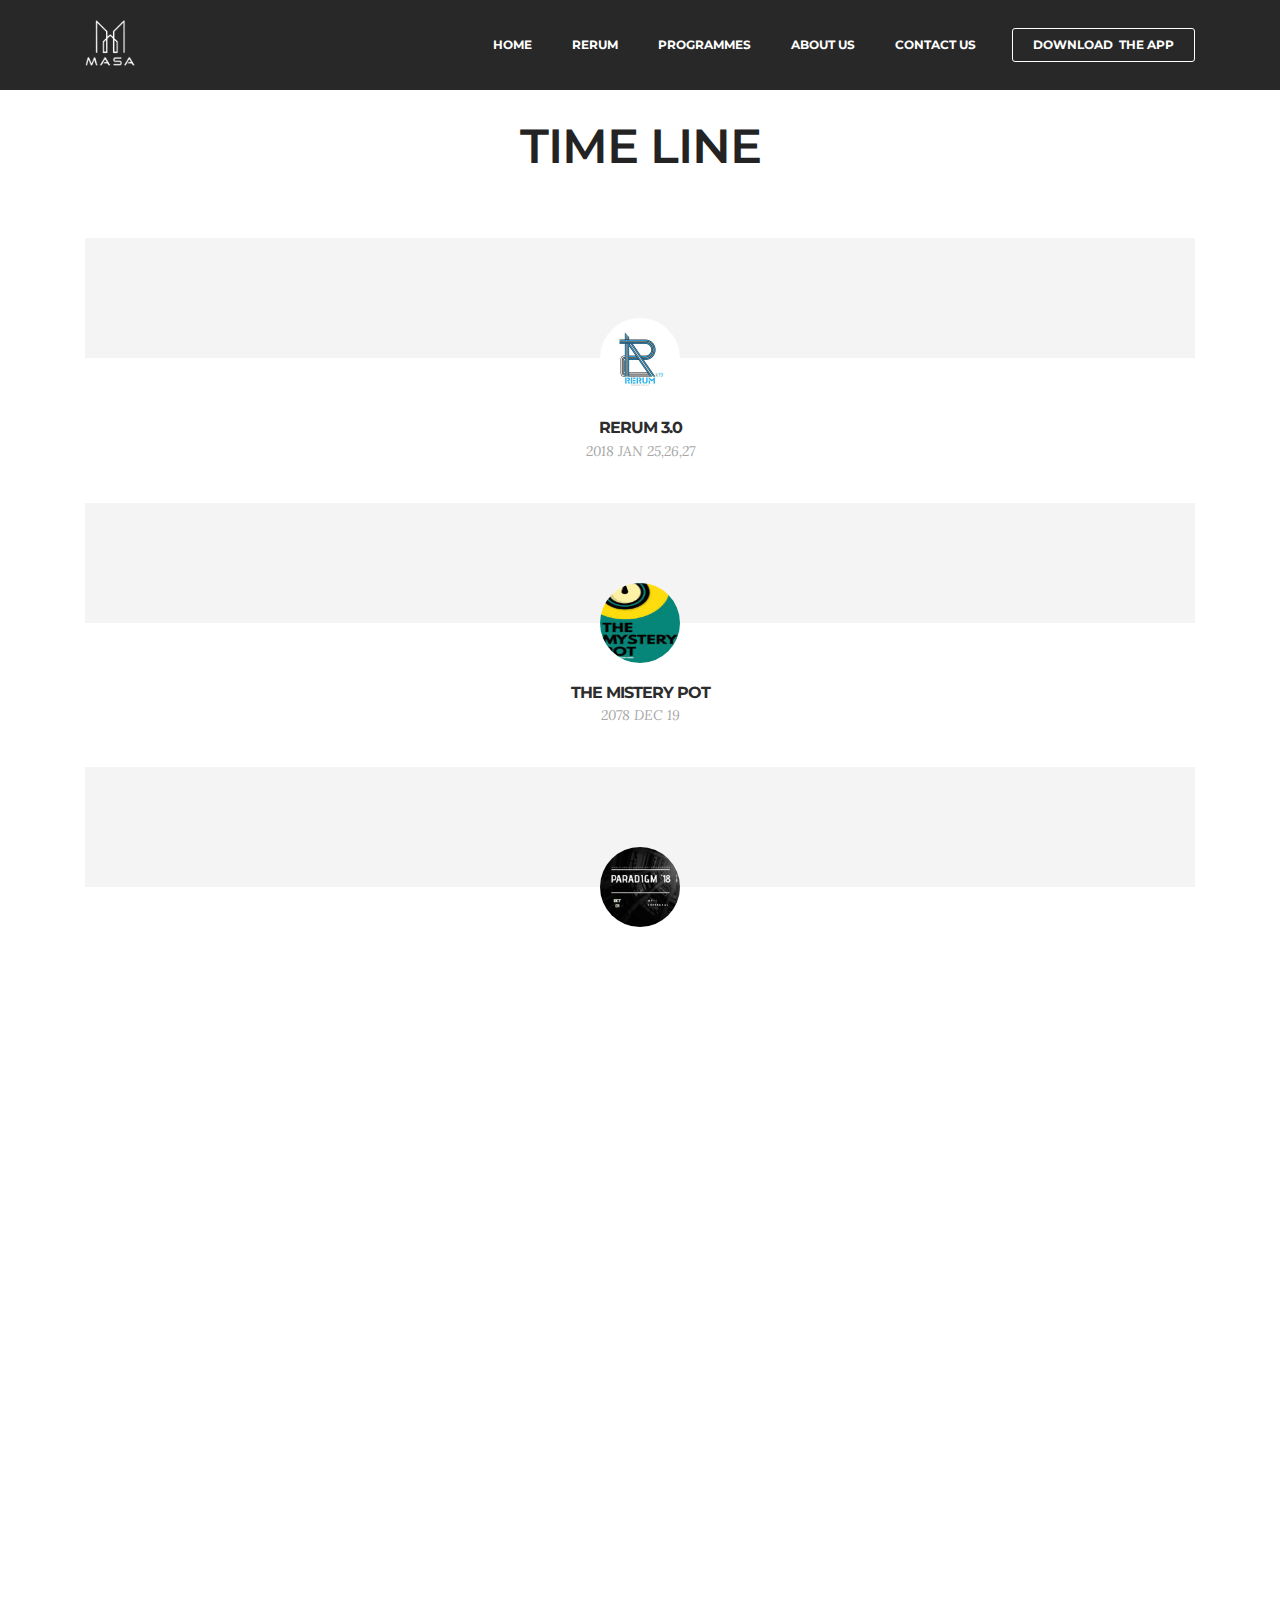
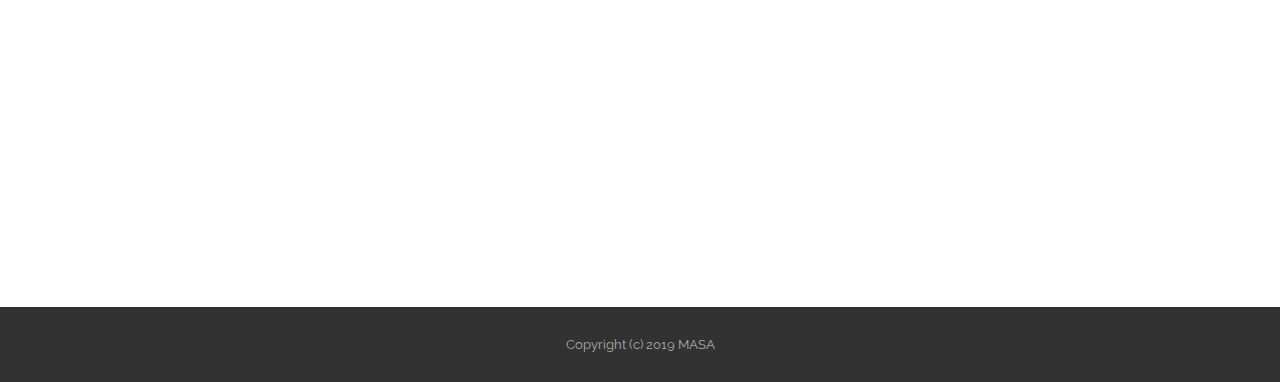
<file: programmes.html>
<!DOCTYPE html>
<html >
<head>
  <!-- Site made with Mobirise Website Builder v4.8.4, https://mobirise.com -->
  <meta charset="UTF-8">
  <meta http-equiv="X-UA-Compatible" content="IE=edge">
  <meta name="generator" content="Mobirise v4.8.4, mobirise.com">
  <meta name="viewport" content="width=device-width, initial-scale=1, minimum-scale=1">
  <link rel="shortcut icon" href="assets/images/1542684798287-131x128.png" type="image/x-icon">
  <meta name="description" content="Programmes conducted by MASA ....">
  <title>Programmes</title>
  <link rel="stylesheet" href="https://fonts.googleapis.com/css?family=Montserrat:400,700">
  <link rel="stylesheet" href="https://fonts.googleapis.com/css?family=Raleway:100,100i,200,200i,300,300i,400,400i,500,500i,600,600i,700,700i,800,800i,900,900i">
  <link rel="stylesheet" href="https://fonts.googleapis.com/css?family=Lora:400,700,400italic,700italic&subset=latin">
  <link rel="stylesheet" href="assets/tether/tether.min.css">
  <link rel="stylesheet" href="assets/bootstrap/css/bootstrap.min.css">
  <link rel="stylesheet" href="assets/dropdown/css/style.css">
  <link rel="stylesheet" href="assets/animate.css/animate.min.css">
  <link rel="stylesheet" href="assets/theme/css/style.css">
  <link rel="stylesheet" href="assets/mobirise/css/mbr-additional.css" type="text/css">
  
  
  
</head>
<body>
  <section id="ext_menu-i" data-rv-view="226">

    <nav class="navbar navbar-dropdown navbar-fixed-top">
        <div class="container">

            <div class="mbr-table">
                <div class="mbr-table-cell">

                    <div class="navbar-brand">
                        <a href="https://mobirise.com" class="navbar-logo"><img src="assets/images/1542684798287-131x128.png" alt="Mobirise"></a>
                        <a class="navbar-caption" href="https://mobirise.com"></a>
                    </div>

                </div>
                <div class="mbr-table-cell">

                    <button class="navbar-toggler pull-xs-right hidden-md-up" type="button" data-toggle="collapse" data-target="#exCollapsingNavbar">
                        <div class="hamburger-icon"></div>
                    </button>

                    <ul class="nav-dropdown collapse pull-xs-right nav navbar-nav navbar-toggleable-sm" id="exCollapsingNavbar"><li class="nav-item"><a class="nav-link link" href="index.html">HOME</a></li><li class="nav-item"><a class="nav-link link" href="rerum.html">RERUM</a></li><li class="nav-item"><a class="nav-link link" href="programmes.html">PROGRAMMES</a></li><li class="nav-item"><a class="nav-link link" href="index.html#header3-7">ABOUT US</a></li><li class="nav-item"><a class="nav-link link" href="index.html#form1-8">CONTACT US</a></li><li class="nav-item nav-btn"><a class="nav-link btn btn-white btn-white-outline" href="https://www.masa.cf">DOWNLOAD &nbsp;THE APP</a></li></ul>
                    <button hidden="" class="navbar-toggler navbar-close" type="button" data-toggle="collapse" data-target="#exCollapsingNavbar">
                        <div class="close-icon"></div>
                    </button>

                </div>
            </div>

        </div>
    </nav>

</section>

<section class="engine"><a href="https://mobirise.info/h">how to create a web page for free</a></section><section class="mbr-section mbr-after-navbar" id="testimonials2-v" data-rv-view="230" style="background-color: rgb(255, 255, 255); padding-top: 120px; padding-bottom: 120px;">

    

        <div class="mbr-section mbr-section__container mbr-section__container--middle">
            <div class="container">
                <div class="row">
                    <div class="col-xs-12 text-xs-center">
                        <h3 class="mbr-section-title display-2">TIME LINE</h3>
                        
                    </div>
                </div>
            </div>
        </div>


    <div class="mbr-section mbr-section-nopadding">
        <div class="container">
            <div class="row">

                <div class="col-xs-12">

                    <div class="mbr-testimonial card mbr-testimonial-lg">
                        <div class="card-block"></div>
                        <div class="mbr-author card-footer">
                            <div class="mbr-author-img"><a href="rerum.html#msg-box3-o"><img src="assets/images/rerum19-160x160.jpg" class="img-circle"></a></div>
                            <div class="mbr-author-name">RERUM 3.0</div>
                            <small class="mbr-author-desc">2018 JAN 25,26,27</small>
                        </div>
                    </div><div class="mbr-testimonial card mbr-testimonial-lg">
                        <div class="card-block"></div>
                        <div class="mbr-author card-footer">
                            <div class="mbr-author-img"><img src="assets/images/8cf986c8-bef5-4559-9a0f-a73f97c437b0-112x160.jpg" class="img-circle"></div>
                            <div class="mbr-author-name">THE MISTERY POT</div>
                            <small class="mbr-author-desc">2078 DEC 19</small>
                        </div>
                    </div><div class="mbr-testimonial card mbr-testimonial-lg">
                        <div class="card-block"></div>
                        <div class="mbr-author card-footer">
                            <div class="mbr-author-img"><img src="assets/images/7a6804a4-7e3c-4d1f-9e25-3bd1d21aa1f6-160x160.jpg" class="img-circle"></div>
                            <div class="mbr-author-name">PARADIGM 18</div>
                            <small class="mbr-author-desc">2018 OCT 01</small>
                        </div>
                    </div><div class="mbr-testimonial card mbr-testimonial-lg">
                        <div class="card-block"></div>
                        <div class="mbr-author card-footer">
                            <div class="mbr-author-img"><img src="assets/images/3f786322-2885-4ab9-b65a-a9236620e160-160x160.jpg" class="img-circle"></div>
                            <div class="mbr-author-name">MASA INAUGURATION</div>
                            <small class="mbr-author-desc">2078 SEPT 06</small>
                        </div>
                    </div><div class="mbr-testimonial card mbr-testimonial-lg">
                        <div class="card-block"></div>
                        <div class="mbr-author card-footer">
                            <div class="mbr-author-img"><img src="assets/images/dcb19d68-bae7-42b6-ac82-678b1e34a3d6-160x160.jpg" class="img-circle"></div>
                            <div class="mbr-author-name">RERUM 2.0</div>
                            <small class="mbr-author-desc">FEB 2018</small>
                        </div>
                    </div><div class="mbr-testimonial card mbr-testimonial-lg">
                        <div class="card-block"></div>
                        <div class="mbr-author card-footer">
                            <div class="mbr-author-img"><img src="assets/images/16456413-6dd5-4c89-85cc-dc190953392e-160x160.jpg" class="img-circle"></div>
                            <div class="mbr-author-name">RERUM 1.0</div>
                            <small class="mbr-author-desc">NOV 2017</small>
                        </div>
                    </div>

                </div>

            </div>

        </div>
    </div>
</section>

<footer class="mbr-small-footer mbr-section mbr-section-nopadding" id="footer1-j" data-rv-view="228" style="background-color: rgb(50, 50, 50); padding-top: 1.75rem; padding-bottom: 1.75rem;">
    
    <div class="container text-xs-center">
        <p>Copyright (c) 2019 MASA</p>
    </div>
</footer>


  <script src="assets/web/assets/jquery/jquery.min.js"></script>
  <script src="assets/tether/tether.min.js"></script>
  <script src="assets/bootstrap/js/bootstrap.min.js"></script>
  <script src="assets/viewport-checker/jquery.viewportchecker.js"></script>
  <script src="assets/smooth-scroll/smooth-scroll.js"></script>
  <script src="assets/dropdown/js/script.min.js"></script>
  <script src="assets/touch-swipe/jquery.touch-swipe.min.js"></script>
  <script src="assets/theme/js/script.js"></script>
  
  
  <input name="animation" type="hidden">
  </body>
</html>
</file>
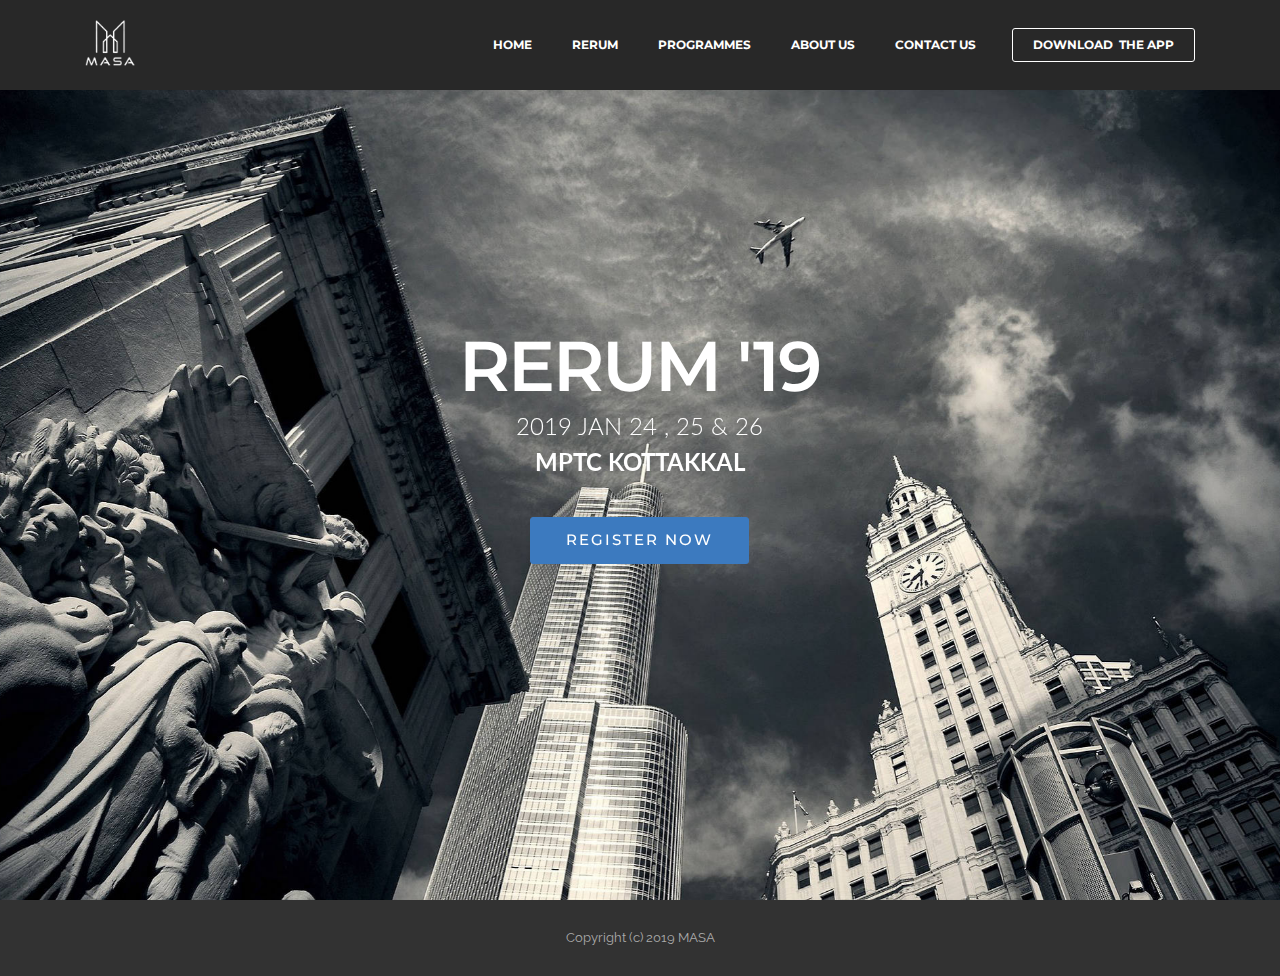
<file: Register.html>
<!DOCTYPE html>
<html >
<head>
  <!-- Site made with Mobirise Website Builder v4.8.4, https://mobirise.com -->
  <meta charset="UTF-8">
  <meta http-equiv="X-UA-Compatible" content="IE=edge">
  <meta name="generator" content="Mobirise v4.8.4, mobirise.com">
  <meta name="viewport" content="width=device-width, initial-scale=1, minimum-scale=1">
  <link rel="shortcut icon" href="assets/images/1542684798287-131x128.png" type="image/x-icon">
  <meta name="description" content="Register now">
  <title>Register</title>
  <link rel="stylesheet" href="https://fonts.googleapis.com/css?family=Montserrat:400,700">
  <link rel="stylesheet" href="https://fonts.googleapis.com/css?family=Raleway:100,100i,200,200i,300,300i,400,400i,500,500i,600,600i,700,700i,800,800i,900,900i">
  <link rel="stylesheet" href="https://fonts.googleapis.com/css?family=Lora:400,700,400italic,700italic&subset=latin">
  <link rel="stylesheet" href="assets/tether/tether.min.css">
  <link rel="stylesheet" href="assets/bootstrap/css/bootstrap.min.css">
  <link rel="stylesheet" href="assets/dropdown/css/style.css">
  <link rel="stylesheet" href="assets/animate.css/animate.min.css">
  <link rel="stylesheet" href="assets/theme/css/style.css">
  <link rel="stylesheet" href="assets/mobirise/css/mbr-additional.css" type="text/css">
  
  
  
</head>
<body>
  <section id="ext_menu-1k" data-rv-view="30">

    <nav class="navbar navbar-dropdown navbar-fixed-top">
        <div class="container">

            <div class="mbr-table">
                <div class="mbr-table-cell">

                    <div class="navbar-brand">
                        <a href="https://mobirise.com" class="navbar-logo"><img src="assets/images/1542684798287-131x128.png" alt="Mobirise"></a>
                        <a class="navbar-caption" href="https://mobirise.com"></a>
                    </div>

                </div>
                <div class="mbr-table-cell">

                    <button class="navbar-toggler pull-xs-right hidden-md-up" type="button" data-toggle="collapse" data-target="#exCollapsingNavbar">
                        <div class="hamburger-icon"></div>
                    </button>

                    <ul class="nav-dropdown collapse pull-xs-right nav navbar-nav navbar-toggleable-sm" id="exCollapsingNavbar"><li class="nav-item"><a class="nav-link link" href="index.html">HOME</a></li><li class="nav-item"><a class="nav-link link" href="rerum.html">RERUM</a></li><li class="nav-item"><a class="nav-link link" href="programmes.html">PROGRAMMES</a></li><li class="nav-item"><a class="nav-link link" href="index.html#header3-7">ABOUT US</a></li><li class="nav-item"><a class="nav-link link" href="index.html#form1-8">CONTACT US</a></li><li class="nav-item nav-btn"><a class="nav-link btn btn-white btn-white-outline" href="https://www.masa.cf">DOWNLOAD &nbsp;THE APP</a></li></ul>
                    <button hidden="" class="navbar-toggler navbar-close" type="button" data-toggle="collapse" data-target="#exCollapsingNavbar">
                        <div class="close-icon"></div>
                    </button>

                </div>
            </div>

        </div>
    </nav>

</section>

<section class="engine"><a href="https://mobirise.info/m">site design templates</a></section><section class="mbr-section mbr-section-hero mbr-section-full mbr-parallax-background mbr-after-navbar" id="header1-1m" data-rv-view="34" style="background-image: url(assets/images/mbr-1920x1330.jpg);">

    

    <div class="mbr-table-cell">

        <div class="container">
            <div class="row">
                <div class="mbr-section col-md-10 col-md-offset-1 text-xs-center">

                    <h1 class="mbr-section-title display-1">RERUM '19</h1>
                    <p class="mbr-section-lead lead"><span style="font-style: normal;">2019 JAN 24 , 25 &amp; 26<br><strong>MPTC KOTTAKKAL</strong></span></p>
                    <div class="mbr-section-btn"><a class="btn btn-lg btn-primary" href="http://www.amecaregistration.cf">REGISTER NOW</a> </div>
                </div>
            </div>
        </div>
    </div>

    

</section>

<footer class="mbr-small-footer mbr-section mbr-section-nopadding" id="footer1-1l" data-rv-view="32" style="background-color: rgb(50, 50, 50); padding-top: 1.75rem; padding-bottom: 1.75rem;">
    
    <div class="container text-xs-center">
        <p>Copyright (c) 2019 MASA</p>
    </div>
</footer>


  <script src="assets/web/assets/jquery/jquery.min.js"></script>
  <script src="assets/tether/tether.min.js"></script>
  <script src="assets/bootstrap/js/bootstrap.min.js"></script>
  <script src="assets/jarallax/jarallax.js"></script>
  <script src="assets/smooth-scroll/smooth-scroll.js"></script>
  <script src="assets/dropdown/js/script.min.js"></script>
  <script src="assets/touch-swipe/jquery.touch-swipe.min.js"></script>
  <script src="assets/viewport-checker/jquery.viewportchecker.js"></script>
  <script src="assets/theme/js/script.js"></script>
  
  
  <input name="animation" type="hidden">
  </body>
</html>
</file>
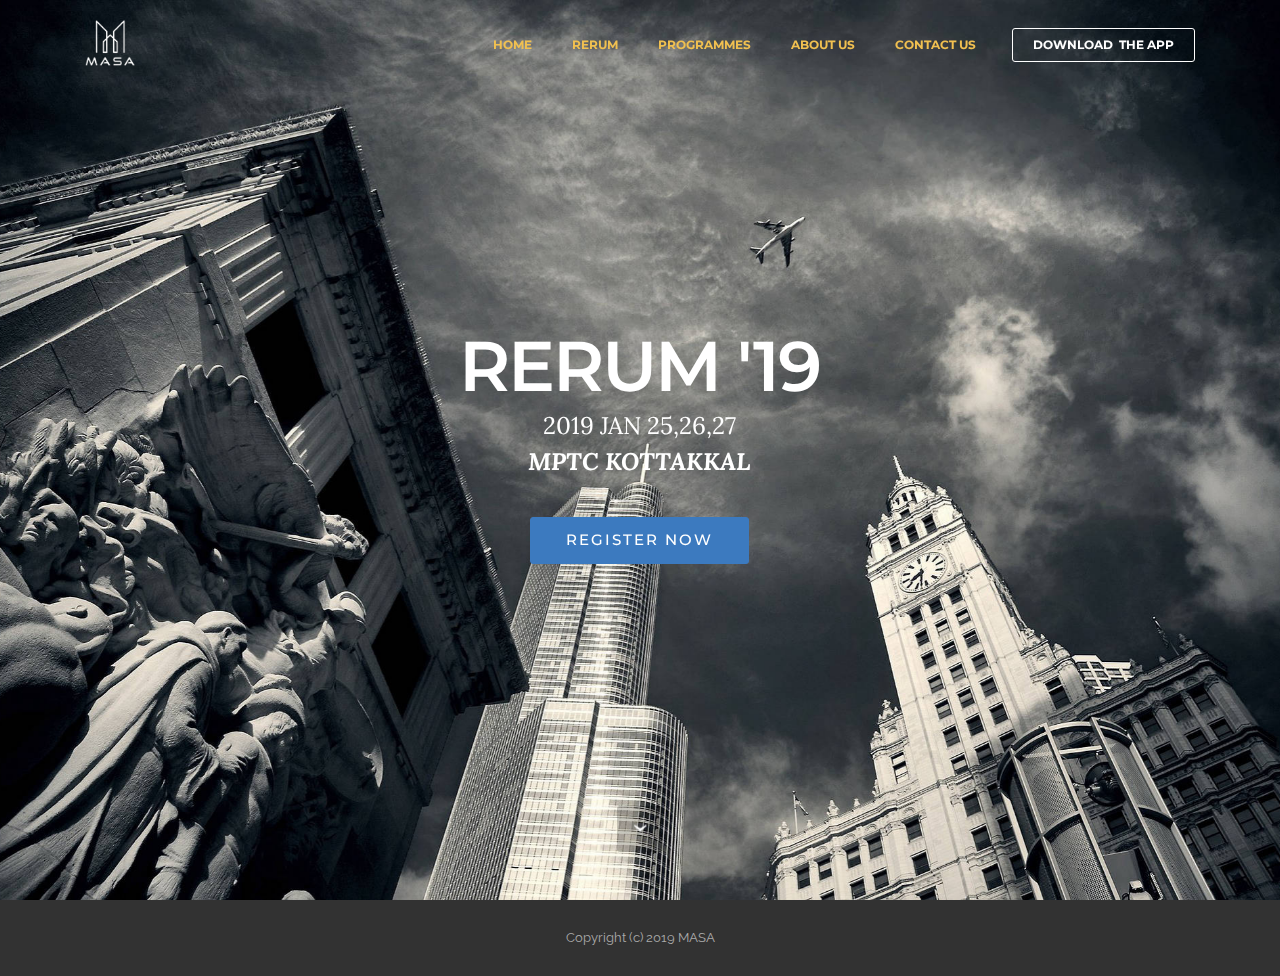
<file: Registration.html>
<!DOCTYPE html>
<html >
<head>
  <!-- Site made with Mobirise Website Builder v4.8.4, https://mobirise.com -->
  <meta charset="UTF-8">
  <meta http-equiv="X-UA-Compatible" content="IE=edge">
  <meta name="generator" content="Mobirise v4.8.4, mobirise.com">
  <meta name="viewport" content="width=device-width, initial-scale=1, minimum-scale=1">
  <link rel="shortcut icon" href="assets/images/1542684798287-131x128.png" type="image/x-icon">
  <meta name="description" content="Web Page Creator Description">
  <title>Registration</title>
  <link rel="stylesheet" href="https://fonts.googleapis.com/css?family=Montserrat:400,700">
  <link rel="stylesheet" href="https://fonts.googleapis.com/css?family=Raleway:100,100i,200,200i,300,300i,400,400i,500,500i,600,600i,700,700i,800,800i,900,900i">
  <link rel="stylesheet" href="https://fonts.googleapis.com/css?family=Lora:400,700,400italic,700italic&subset=latin">
  <link rel="stylesheet" href="assets/tether/tether.min.css">
  <link rel="stylesheet" href="assets/bootstrap/css/bootstrap.min.css">
  <link rel="stylesheet" href="assets/dropdown/css/style.css">
  <link rel="stylesheet" href="assets/animate.css/animate.min.css">
  <link rel="stylesheet" href="assets/theme/css/style.css">
  <link rel="stylesheet" href="assets/mobirise/css/mbr-additional.css" type="text/css">
  
  
  
</head>
<body>
  <section id="ext_menu-19" data-rv-view="30">

    <nav class="navbar navbar-dropdown navbar-fixed-top">
        <div class="container">

            <div class="mbr-table">
                <div class="mbr-table-cell">

                    <div class="navbar-brand">
                        <a href="https://mobirise.com" class="navbar-logo"><img src="assets/images/1542684798287-131x128.png" alt="Mobirise"></a>
                        <a class="navbar-caption" href="https://mobirise.com"></a>
                    </div>

                </div>
                <div class="mbr-table-cell">

                    <button class="navbar-toggler pull-xs-right hidden-md-up" type="button" data-toggle="collapse" data-target="#exCollapsingNavbar">
                        <div class="hamburger-icon"></div>
                    </button>

                    <ul class="nav-dropdown collapse pull-xs-right nav navbar-nav navbar-toggleable-sm" id="exCollapsingNavbar"><li class="nav-item"><a class="nav-link link" href="index.html">HOME</a></li><li class="nav-item"><a class="nav-link link" href="rerum.html">RERUM</a></li><li class="nav-item"><a class="nav-link link" href="programmes.html">PROGRAMMES</a></li><li class="nav-item"><a class="nav-link link" href="index.html#header3-7">ABOUT US</a></li><li class="nav-item"><a class="nav-link link" href="index.html#form1-8">CONTACT US</a></li><li class="nav-item nav-btn"><a class="nav-link btn btn-white btn-white-outline" href="https://www.masa.cf">DOWNLOAD &nbsp;THE APP</a></li></ul>
                    <button hidden="" class="navbar-toggler navbar-close" type="button" data-toggle="collapse" data-target="#exCollapsingNavbar">
                        <div class="close-icon"></div>
                    </button>

                </div>
            </div>

        </div>
    </nav>

</section>

<section class="engine"><a href="https://mobirise.info/y">free html site templates</a></section><section class="mbr-section mbr-section-hero mbr-section-full mbr-section-with-arrow mbr-parallax-background mbr-after-navbar" id="header1-1d" data-rv-view="34" style="background-image: url(assets/images/mbr-1920x1330.jpg);">

    

    <div class="mbr-table-cell">

        <div class="container">
            <div class="row">
                <div class="mbr-section col-md-10 col-md-offset-1 text-xs-center">

                    <h1 class="mbr-section-title display-1">RERUM '19</h1>
                    <p class="mbr-section-lead lead"><span style="font-style: normal;">2019 JAN 25,26,27</span><br><strong>MPTC KOTTAKKAL</strong></p>
                    <div class="mbr-section-btn"><a class="btn btn-lg btn-primary" href="https://forms.zohopublic.com/infotalkywindow/form/Eventregistration/formperma/HD_zI-31Ni3Iom5lBHsSawPrsjhYH3vtTUTWQTg4UtQ">REGISTER NOW</a> </div>
                </div>
            </div>
        </div>
    </div>

    <div class="mbr-arrow mbr-arrow-floating" aria-hidden="true"><a href="#next"><i class="mbr-arrow-icon"></i></a></div>

</section>

<footer class="mbr-small-footer mbr-section mbr-section-nopadding" id="footer1-1a" data-rv-view="32" style="background-color: rgb(50, 50, 50); padding-top: 1.75rem; padding-bottom: 1.75rem;">
    
    <div class="container text-xs-center">
        <p>Copyright (c) 2019 MASA</p>
    </div>
</footer>


  <script src="assets/web/assets/jquery/jquery.min.js"></script>
  <script src="assets/tether/tether.min.js"></script>
  <script src="assets/bootstrap/js/bootstrap.min.js"></script>
  <script src="assets/jarallax/jarallax.js"></script>
  <script src="assets/smooth-scroll/smooth-scroll.js"></script>
  <script src="assets/dropdown/js/script.min.js"></script>
  <script src="assets/touch-swipe/jquery.touch-swipe.min.js"></script>
  <script src="assets/viewport-checker/jquery.viewportchecker.js"></script>
  <script src="assets/theme/js/script.js"></script>
  
  
  <input name="animation" type="hidden">
  </body>
</html>
</file>
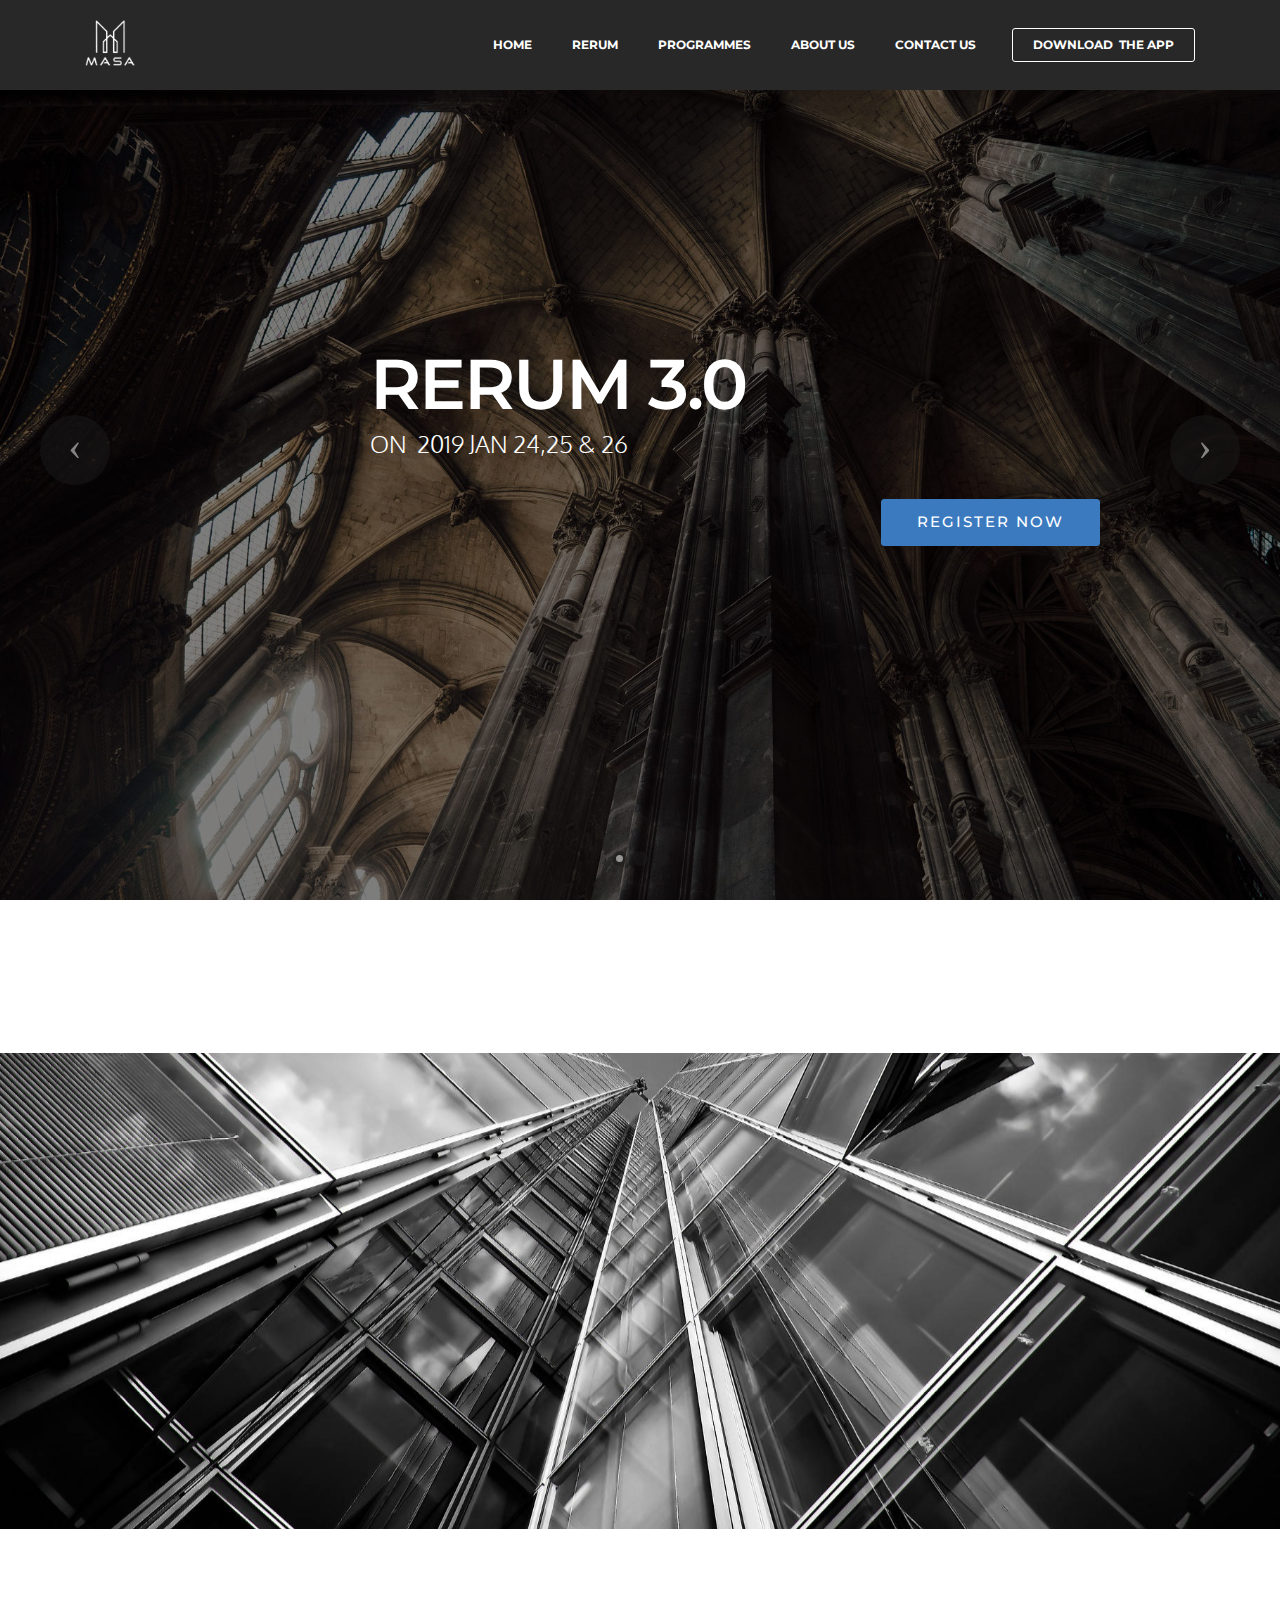
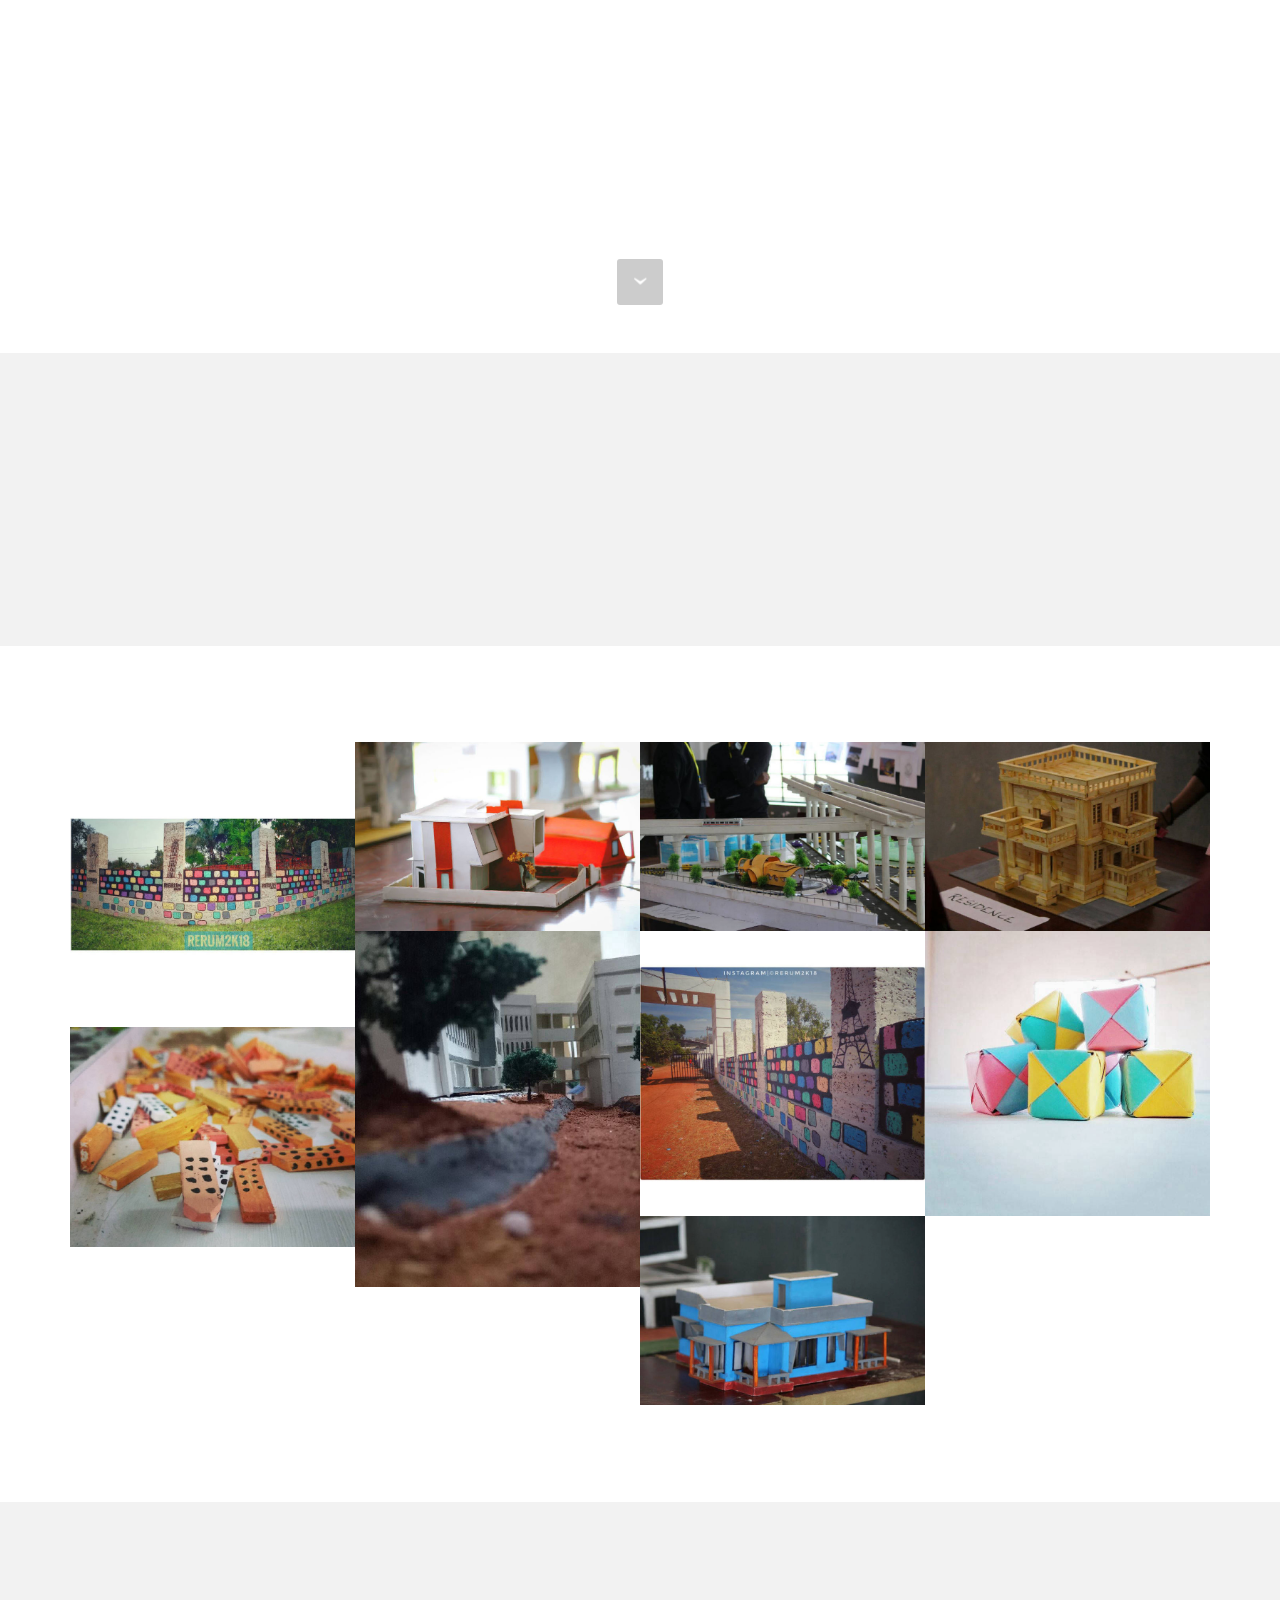
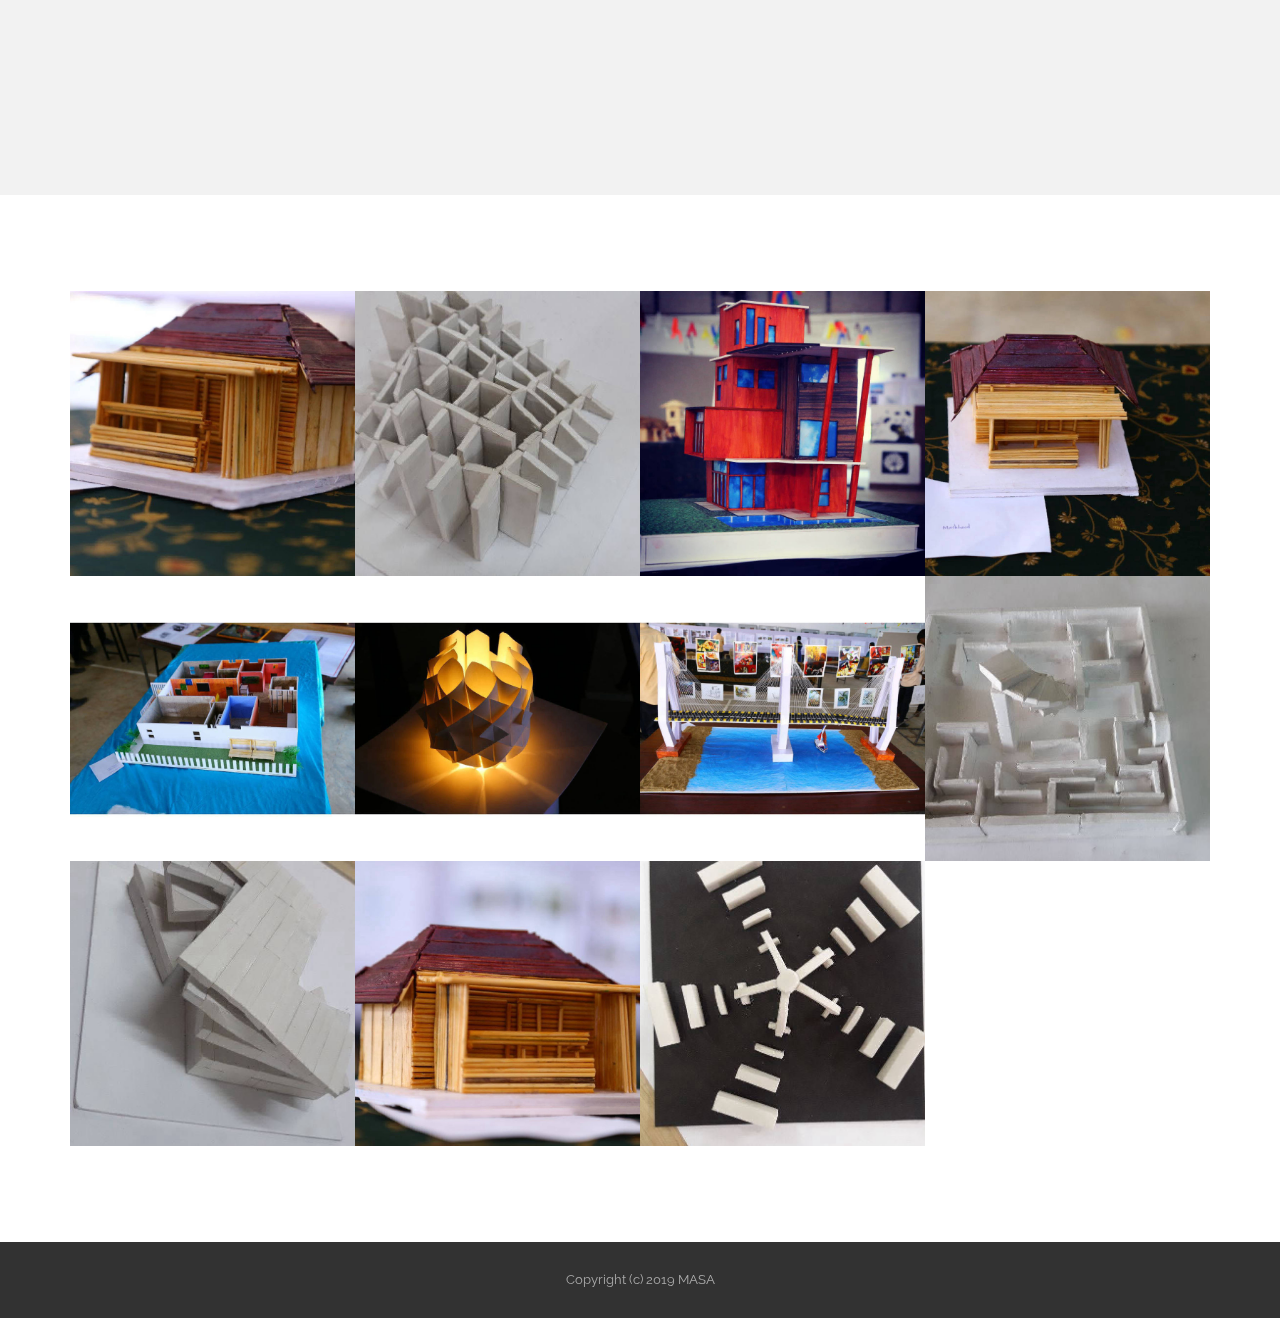
<file: rerum.html>
<!DOCTYPE html>
<html >
<head>
  <!-- Site made with Mobirise Website Builder v4.8.4, https://mobirise.com -->
  <meta charset="UTF-8">
  <meta http-equiv="X-UA-Compatible" content="IE=edge">
  <meta name="generator" content="Mobirise v4.8.4, mobirise.com">
  <meta name="viewport" content="width=device-width, initial-scale=1, minimum-scale=1">
  <link rel="shortcut icon" href="assets/images/1542684798287-131x128.png" type="image/x-icon">
  <meta name="description" content="RERUM  is the Architectural Exhibition .....">
  <title>Rerum</title>
  <link rel="stylesheet" href="assets/et-line-font-plugin/style.css">
  <link rel="stylesheet" href="https://fonts.googleapis.com/css?family=Montserrat:400,700">
  <link rel="stylesheet" href="https://fonts.googleapis.com/css?family=Raleway:100,100i,200,200i,300,300i,400,400i,500,500i,600,600i,700,700i,800,800i,900,900i">
  <link rel="stylesheet" href="https://fonts.googleapis.com/css?family=Lora:400,700,400italic,700italic&subset=latin">
  <link rel="stylesheet" href="assets/tether/tether.min.css">
  <link rel="stylesheet" href="assets/bootstrap/css/bootstrap.min.css">
  <link rel="stylesheet" href="assets/dropdown/css/style.css">
  <link rel="stylesheet" href="assets/animate.css/animate.min.css">
  <link rel="stylesheet" href="assets/theme/css/style.css">
  <link rel="stylesheet" href="assets/mobirise-gallery/style.css">
  <link rel="stylesheet" href="assets/mobirise/css/mbr-additional.css" type="text/css">
  
  
  
</head>
<body>
  <section id="ext_menu-k" data-rv-view="44">

    <nav class="navbar navbar-dropdown navbar-fixed-top">
        <div class="container">

            <div class="mbr-table">
                <div class="mbr-table-cell">

                    <div class="navbar-brand">
                        <a href="https://mobirise.com" class="navbar-logo"><img src="assets/images/1542684798287-131x128.png" alt="Mobirise"></a>
                        <a class="navbar-caption" href="https://mobirise.com"></a>
                    </div>

                </div>
                <div class="mbr-table-cell">

                    <button class="navbar-toggler pull-xs-right hidden-md-up" type="button" data-toggle="collapse" data-target="#exCollapsingNavbar">
                        <div class="hamburger-icon"></div>
                    </button>

                    <ul class="nav-dropdown collapse pull-xs-right nav navbar-nav navbar-toggleable-sm" id="exCollapsingNavbar"><li class="nav-item"><a class="nav-link link" href="index.html">HOME</a></li><li class="nav-item"><a class="nav-link link" href="rerum.html">RERUM</a></li><li class="nav-item"><a class="nav-link link" href="programmes.html">PROGRAMMES</a></li><li class="nav-item"><a class="nav-link link" href="index.html#header3-7">ABOUT US</a></li><li class="nav-item"><a class="nav-link link" href="index.html#form1-8">CONTACT US</a></li><li class="nav-item nav-btn"><a class="nav-link btn btn-white btn-white-outline" href="https://www.masa.cf">DOWNLOAD &nbsp;THE APP</a></li></ul>
                    <button hidden="" class="navbar-toggler navbar-close" type="button" data-toggle="collapse" data-target="#exCollapsingNavbar">
                        <div class="close-icon"></div>
                    </button>

                </div>
            </div>

        </div>
    </nav>

</section>

<section class="engine"><a href="https://mobirise.info/v">free html templates</a></section><section class="mbr-slider mbr-section mbr-section__container carousel slide mbr-section-nopadding mbr-after-navbar" data-ride="carousel" data-keyboard="false" data-wrap="true" data-pause="false" data-interval="2000" id="slider-n" data-rv-view="46">
    <div>
        <div>
            <div>
                <ol class="carousel-indicators">
                    <li data-app-prevent-settings="" data-target="#slider-n" class="active" data-slide-to="0"></li><li data-app-prevent-settings="" data-target="#slider-n" data-slide-to="1"></li><li data-app-prevent-settings="" data-target="#slider-n" data-slide-to="2"></li>
                </ol>
                <div class="carousel-inner" role="listbox">
                    <div class="mbr-section mbr-section-hero carousel-item dark center mbr-section-full active" data-bg-video-slide="false" style="background-image: url(assets/images/mbr-1-1920x1280.jpg);">
                        <div class="mbr-table-cell">
                            <div class="mbr-overlay"></div>
                            <div class="container-slide container">
                                
                                <div class="row">
                                    <div class="col-md-8 col-md-offset-3 text-xs-right">
                                        <h2 class="mbr-section-title display-1">RERUM 3.0</h2>
                                        <p class="mbr-section-lead lead"><span style="font-style: normal;">ON &nbsp;2019 JAN 24,25 &amp; 26</span></p>

                                        <div class="mbr-section-btn"><a class="btn btn-lg btn-primary" href="Register.html">REGISTER NOW</a> </div>
                                    </div>
                                </div>
                            </div>
                        </div>
                    </div><div class="mbr-section mbr-section-hero carousel-item dark center mbr-section-full" data-bg-video-slide="false" style="background-image: url(assets/images/mbr-1920x1279.jpg);">
                        <div class="mbr-table-cell">
                            <div class="mbr-overlay"></div>
                            <div class="container-slide container">
                                
                                <div class="row">
                                    <div class="col-md-8 col-md-offset-1">
                                        <h2 class="mbr-section-title display-1">RERUM 2.0</h2>
                                        <p class="mbr-section-lead lead">"This expo insights into the trends shaping architecture and building and prepare for the ever changing built environment for the year ahead."<br><br><strong>Prof. M K USMAN</strong><br>HOD Dep. of Architecture<br>MPTC KOTTAKKAL</p>

                                        <div class="mbr-section-btn"><a class="btn btn-lg btn-danger" href="rerum.html#msg-box3-r">LAERN MORE</a> </div>
                                    </div>
                                </div>
                            </div>
                        </div>
                    </div><div class="mbr-section mbr-section-hero carousel-item dark center mbr-section-full" data-bg-video-slide="false" style="background-image: url(assets/images/man-back.jpg);">
                        <div class="mbr-table-cell">
                            <div class="mbr-overlay"></div>
                            <div class="container-slide container">
                                
                                <div class="row">
                                    <div class="col-md-8 col-md-offset-2 text-xs-center">
                                        <h2 class="mbr-section-title display-1">RERUM 1.0</h2>
                                        <p class="mbr-section-lead lead">" I take the opportunity to congratulate you all on your decision to conduct '<strong>RERUM' </strong>an &nbsp;Architectural Bonaza.Conducting fest will help to bring out your inborn hidden talents which will help you to succeed as an Architect."<br><br><strong>Prof. V M ANWAR SADATH</strong><br>Principal<br>MPTC KOTTAKKAL</p>

                                        <div class="mbr-section-btn"><a class="btn btn-lg btn-success" href="rerum.html#msg-box3-o">LAERN MORE</a> </div>
                                    </div>
                                </div>
                            </div>
                        </div>
                    </div>
                </div>

                <a data-app-prevent-settings="" class="left carousel-control" role="button" data-slide="prev" href="#slider-n">
                    <span class="icon-prev" aria-hidden="true"></span>
                    <span class="sr-only">Previous</span>
                </a>
                <a data-app-prevent-settings="" class="right carousel-control" role="button" data-slide="next" href="#slider-n">
                    <span class="icon-next" aria-hidden="true"></span>
                    <span class="sr-only">Next</span>
                </a>
            </div>
        </div>
    </div>
</section>

<section class="mbr-section mbr-section__container article" id="header3-u" data-rv-view="58" style="background-color: rgb(255, 255, 255); padding-top: 20px; padding-bottom: 20px;">
    <div class="container">
        <div class="row">
            <div class="col-xs-12">
                <h3 class="mbr-section-title display-2">WHAT IS RERUM ?</h3>
                <small class="mbr-section-subtitle"><span style="font-style: normal;">MASA HAS CONDUCTED AN EXHIBITION NAMED  'RERUM' WHICH WAS HIGHLY APPRECIATED. THE EXHIBITION FOCUSED ON LATEST TRENDS IN THE ARCHITECTURE AND ALSO IT PORTRAYED THE EVOLUTION OF ARCHITECTURE.</span></small>
            </div>
        </div>
    </div>
</section>

<section class="mbr-section mbr-section-hero mbr-section-full mbr-section-with-arrow mbr-parallax-background" id="header5-17" data-rv-view="60" style="background-image: url(assets/images/mbr-1920x1280.jpg);">

    

    <div class="mbr-table-cell">

        <div class="container">
            <div class="row">
                <div class="mbr-section col-md-10 col-md-offset-1 text-xs-center">

                    <h1 class="mbr-section-title display-1">RERUM 3.0</h1>
                    <p class="mbr-section-lead lead">On 2019 jan 24,25 &amp; 26</p>
                    <div class="mbr-section-btn"><a class="btn btn-lg btn-primary" href="Register.html">REGISTER NOW</a></div>
                </div>
            </div>
        </div>
    </div>

    <div class="mbr-arrow mbr-arrow-floating" aria-hidden="true"><a href="#msg-box3-r"><i class="mbr-arrow-icon"></i></a></div>

</section>

<section class="mbr-section article" id="msg-box3-r" data-rv-view="63" style="background-color: rgb(242, 242, 242); padding-top: 120px; padding-bottom: 120px;">

    
    <div class="container">
        <div class="row">
            <div class="col-md-8 col-md-offset-2 text-xs-center">
                <h3 class="mbr-section-title display-2">RERUM 2.0</h3>
                <div class="lead"></div>
                
            </div>
        </div>
    </div>

</section>

<section class="mbr-gallery mbr-section mbr-section-nopadding mbr-slider-carousel" data-filter="false" id="gallery2-t" data-rv-view="66" style="padding-top: 6rem; padding-bottom: 6rem;">
    <!-- Filter -->
    

    <!-- Gallery -->
    <div class="mbr-gallery-row container">
        <div class=" mbr-gallery-layout-default">
            <div>
                <div>
                    <div class="mbr-gallery-item mbr-gallery-item__mobirise3 mbr-gallery-item--p0" data-video-url="false" data-tags="Animated">
                        <div href="#lb-gallery2-t" data-slide-to="0" data-toggle="modal">
                            
                            

                            <img src="assets/images/3e677f35-7bba-44eb-a297-4eba48bd08f6-1080x1080-800x800.jpg" alt="" title="">
                            
                            <span class="icon-focus"></span>
                            
                        </div>
                    </div><div class="mbr-gallery-item mbr-gallery-item__mobirise3 mbr-gallery-item--p0" data-video-url="false" data-tags="Animated">
                        <div href="#lb-gallery2-t" data-slide-to="1" data-toggle="modal">
                            
                            

                            <img src="assets/images/5cc1faf2-56d8-49ed-982d-304ae1345fd5-1080x720-800x533.jpg" alt="" title="">
                            
                            <span class="icon-focus"></span>
                            
                        </div>
                    </div><div class="mbr-gallery-item mbr-gallery-item__mobirise3 mbr-gallery-item--p0" data-video-url="false" data-tags="Animated">
                        <div href="#lb-gallery2-t" data-slide-to="2" data-toggle="modal">
                            
                            

                            <img src="assets/images/436ce635-9f4f-4cff-ab00-c4e07b49a8ae-1080x720-800x533.jpg" alt="" title="">
                            
                            <span class="icon-focus"></span>
                            
                        </div>
                    </div><div class="mbr-gallery-item mbr-gallery-item__mobirise3 mbr-gallery-item--p0" data-video-url="false" data-tags="Animated">
                        <div href="#lb-gallery2-t" data-slide-to="3" data-toggle="modal">
                            
                            

                            <img src="assets/images/04696176-9c41-4f01-b0dd-2f50b58ab294-1080x720-800x533.jpg" alt="" title="">
                            
                            <span class="icon-focus"></span>
                            
                        </div>
                    </div><div class="mbr-gallery-item mbr-gallery-item__mobirise3 mbr-gallery-item--p0" data-video-url="false" data-tags="Animated">
                        <div href="#lb-gallery2-t" data-slide-to="4" data-toggle="modal">
                            
                            

                            <img src="assets/images/5904370e-22dc-4f6d-946c-ec8b442963c6-780x975-780x975.jpg" alt="" title="">
                            
                            <span class="icon-focus"></span>
                            
                        </div>
                    </div><div class="mbr-gallery-item mbr-gallery-item__mobirise3 mbr-gallery-item--p0" data-video-url="false" data-tags="Animated">
                        <div href="#lb-gallery2-t" data-slide-to="5" data-toggle="modal">
                            
                            

                            <img src="assets/images/24536777-d917-49d2-ab89-1d9cc88aafe5-1080x1080-800x800.jpg" alt="" title="">
                            
                            <span class="icon-focus"></span>
                            
                        </div>
                    </div><div class="mbr-gallery-item mbr-gallery-item__mobirise3 mbr-gallery-item--p0" data-video-url="false" data-tags="Animated">
                        <div href="#lb-gallery2-t" data-slide-to="6" data-toggle="modal">
                            
                            

                            <img src="assets/images/a65089e2-d0cd-475c-9000-590a6ecdf3d6-720x720-720x720.jpg" alt="" title="">
                            
                            <span class="icon-focus"></span>
                            
                        </div>
                    </div><div class="mbr-gallery-item mbr-gallery-item__mobirise3 mbr-gallery-item--p0" data-video-url="false" data-tags="Animated">
                        <div href="#lb-gallery2-t" data-slide-to="7" data-toggle="modal">
                            
                            

                            <img src="assets/images/aa1a19f0-b128-4abd-9976-2abbc8d828df-1080x836-800x619.jpg" alt="" title="">
                            
                            <span class="icon-focus"></span>
                            
                        </div>
                    </div><div class="mbr-gallery-item mbr-gallery-item__mobirise3 mbr-gallery-item--p0" data-video-url="false" data-tags="Animated">
                        <div href="#lb-gallery2-t" data-slide-to="8" data-toggle="modal">
                            
                            

                            <img src="assets/images/c5777cb1-8872-4b4d-a78f-d93caca00cc4-1080x720-800x533.jpg" alt="" title="">
                            
                            <span class="icon-focus"></span>
                            
                        </div>
                    </div>
                </div>
            </div>
            <div class="clearfix"></div>
        </div>
    </div>

    <!-- Lightbox -->
    <div data-app-prevent-settings="" class="mbr-slider modal fade carousel slide" tabindex="-1" data-keyboard="true" data-interval="false" id="lb-gallery2-t">
        <div class="modal-dialog">
            <div class="modal-content">
                <div class="modal-body">
                    <ol class="carousel-indicators">
                        <li data-app-prevent-settings="" data-target="#lb-gallery2-t" data-slide-to="0"></li><li data-app-prevent-settings="" data-target="#lb-gallery2-t" data-slide-to="1"></li><li data-app-prevent-settings="" data-target="#lb-gallery2-t" data-slide-to="2"></li><li data-app-prevent-settings="" data-target="#lb-gallery2-t" data-slide-to="3"></li><li data-app-prevent-settings="" data-target="#lb-gallery2-t" data-slide-to="4"></li><li data-app-prevent-settings="" data-target="#lb-gallery2-t" data-slide-to="5"></li><li data-app-prevent-settings="" data-target="#lb-gallery2-t" data-slide-to="6"></li><li data-app-prevent-settings="" data-target="#lb-gallery2-t" data-slide-to="7"></li><li data-app-prevent-settings="" data-target="#lb-gallery2-t" class=" active" data-slide-to="8"></li>
                    </ol>
                    <div class="carousel-inner">
                        <div class="carousel-item">
                            <img src="assets/images/3e677f35-7bba-44eb-a297-4eba48bd08f6-1080x1080.jpg" alt="" title="">
                        </div><div class="carousel-item">
                            <img src="assets/images/5cc1faf2-56d8-49ed-982d-304ae1345fd5-1080x720.jpg" alt="" title="">
                        </div><div class="carousel-item">
                            <img src="assets/images/436ce635-9f4f-4cff-ab00-c4e07b49a8ae-1080x720.jpg" alt="" title="">
                        </div><div class="carousel-item">
                            <img src="assets/images/04696176-9c41-4f01-b0dd-2f50b58ab294-1080x720.jpg" alt="" title="">
                        </div><div class="carousel-item">
                            <img src="assets/images/5904370e-22dc-4f6d-946c-ec8b442963c6-780x975.jpg" alt="" title="">
                        </div><div class="carousel-item">
                            <img src="assets/images/24536777-d917-49d2-ab89-1d9cc88aafe5-1080x1080.jpg" alt="" title="">
                        </div><div class="carousel-item">
                            <img src="assets/images/a65089e2-d0cd-475c-9000-590a6ecdf3d6-720x720.jpg" alt="" title="">
                        </div><div class="carousel-item">
                            <img src="assets/images/aa1a19f0-b128-4abd-9976-2abbc8d828df-1080x836.jpg" alt="" title="">
                        </div><div class="carousel-item active">
                            <img src="assets/images/c5777cb1-8872-4b4d-a78f-d93caca00cc4-1080x720.jpg" alt="" title="">
                        </div>
                    </div>
                    <a class="left carousel-control" role="button" data-slide="prev" href="#lb-gallery2-t">
                        <span class="icon-prev" aria-hidden="true"></span>
                        <span class="sr-only">Previous</span>
                    </a>
                    <a class="right carousel-control" role="button" data-slide="next" href="#lb-gallery2-t">
                        <span class="icon-next" aria-hidden="true"></span>
                        <span class="sr-only">Next</span>
                    </a>

                    <a class="close" href="#" role="button" data-dismiss="modal">
                        <span aria-hidden="true">×</span>
                        <span class="sr-only">Close</span>
                    </a>
                </div>
            </div>
        </div>
    </div>
</section>

<section class="mbr-section article" id="msg-box3-o" data-rv-view="105" style="background-color: rgb(242, 242, 242); padding-top: 120px; padding-bottom: 120px;">

    
    <div class="container">
        <div class="row">
            <div class="col-md-8 col-md-offset-2 text-xs-center">
                <h3 class="mbr-section-title display-2">RERUM 1.0</h3>
                <div class="lead"></div>
                
            </div>
        </div>
    </div>

</section>

<section class="mbr-gallery mbr-section mbr-section-nopadding mbr-slider-carousel" data-filter="false" id="gallery2-p" data-rv-view="108" style="padding-top: 6rem; padding-bottom: 6rem;">
    <!-- Filter -->
    

    <!-- Gallery -->
    <div class="mbr-gallery-row container">
        <div class=" mbr-gallery-layout-default">
            <div>
                <div>
                    <div class="mbr-gallery-item mbr-gallery-item__mobirise3 mbr-gallery-item--p0" data-video-url="false" data-tags="Animated">
                        <div href="#lb-gallery2-p" data-slide-to="0" data-toggle="modal">
                            
                            

                            <img src="assets/images/1b3cba16-3879-457a-93e9-ff1ad6bb06c7-912x912-800x800.jpg" alt="" title="">
                            
                            <span class="icon-focus"></span>
                            
                        </div>
                    </div><div class="mbr-gallery-item mbr-gallery-item__mobirise3 mbr-gallery-item--p0" data-video-url="false" data-tags="Animated">
                        <div href="#lb-gallery2-p" data-slide-to="1" data-toggle="modal">
                            
                            

                            <img src="assets/images/3abda89b-caa7-46fe-9c35-460c218422b4-581x581-581x581.jpg" alt="" title="">
                            
                            <span class="icon-focus"></span>
                            
                        </div>
                    </div><div class="mbr-gallery-item mbr-gallery-item__mobirise3 mbr-gallery-item--p0" data-video-url="false" data-tags="Animated">
                        <div href="#lb-gallery2-p" data-slide-to="2" data-toggle="modal">
                            
                            

                            <img src="assets/images/3ffe0f7c-80ea-4570-97fc-fe91f3f68471-1080x1080-800x800.jpg" alt="" title="">
                            
                            <span class="icon-focus"></span>
                            
                        </div>
                    </div><div class="mbr-gallery-item mbr-gallery-item__mobirise3 mbr-gallery-item--p0" data-video-url="false" data-tags="Animated">
                        <div href="#lb-gallery2-p" data-slide-to="3" data-toggle="modal">
                            
                            

                            <img src="assets/images/7d0033e1-b6ab-47f4-a64e-3666a582176d-912x912-800x800.jpg" alt="" title="">
                            
                            <span class="icon-focus"></span>
                            
                        </div>
                    </div><div class="mbr-gallery-item mbr-gallery-item__mobirise3 mbr-gallery-item--p0" data-video-url="false" data-tags="Animated">
                        <div href="#lb-gallery2-p" data-slide-to="4" data-toggle="modal">
                            
                            

                            <img src="assets/images/12be2585-1863-4be8-bd43-446cb5a34ce4-1080x1080-800x800.jpg" alt="" title="">
                            
                            <span class="icon-focus"></span>
                            
                        </div>
                    </div><div class="mbr-gallery-item mbr-gallery-item__mobirise3 mbr-gallery-item--p0" data-video-url="false" data-tags="Animated">
                        <div href="#lb-gallery2-p" data-slide-to="5" data-toggle="modal">
                            
                            

                            <img src="assets/images/53d981fc-ca33-4702-89d9-18b15dcc9d2b-1080x1080-800x800.jpg" alt="" title="">
                            
                            <span class="icon-focus"></span>
                            
                        </div>
                    </div><div class="mbr-gallery-item mbr-gallery-item__mobirise3 mbr-gallery-item--p0" data-video-url="false" data-tags="Animated">
                        <div href="#lb-gallery2-p" data-slide-to="6" data-toggle="modal">
                            
                            

                            <img src="assets/images/b0e1e6cb-bc1e-4eaa-abb7-f8cd8b7dfef2-1080x1080-800x800.jpg" alt="" title="">
                            
                            <span class="icon-focus"></span>
                            
                        </div>
                    </div><div class="mbr-gallery-item mbr-gallery-item__mobirise3 mbr-gallery-item--p0" data-video-url="false" data-tags="Animated">
                        <div href="#lb-gallery2-p" data-slide-to="7" data-toggle="modal">
                            
                            

                            <img src="assets/images/da361492-adc3-412e-8548-f41d740618fc-581x581-581x581.jpg" alt="" title="">
                            
                            <span class="icon-focus"></span>
                            
                        </div>
                    </div><div class="mbr-gallery-item mbr-gallery-item__mobirise3 mbr-gallery-item--p0" data-video-url="false" data-tags="Animated">
                        <div href="#lb-gallery2-p" data-slide-to="8" data-toggle="modal">
                            
                            

                            <img src="assets/images/e3cd26a0-16b9-42f1-9cde-c6d65d219964-581x581-581x581.jpg" alt="" title="">
                            
                            <span class="icon-focus"></span>
                            
                        </div>
                    </div><div class="mbr-gallery-item mbr-gallery-item__mobirise3 mbr-gallery-item--p0" data-video-url="false" data-tags="Animated">
                        <div href="#lb-gallery2-p" data-slide-to="9" data-toggle="modal">
                            
                            

                            <img src="assets/images/eaf12429-60cb-477a-a464-e34e90ea4fff-912x912-800x800.jpg" alt="" title="">
                            
                            <span class="icon-focus"></span>
                            
                        </div>
                    </div><div class="mbr-gallery-item mbr-gallery-item__mobirise3 mbr-gallery-item--p0" data-video-url="false" data-tags="Animated">
                        <div href="#lb-gallery2-p" data-slide-to="10" data-toggle="modal">
                            
                            

                            <img src="assets/images/0e8d47cd-2d10-4107-8928-3aa7ebd9cf3d-581x581-581x581.jpg" alt="" title="">
                            
                            <span class="icon-focus"></span>
                            
                        </div>
                    </div>
                </div>
            </div>
            <div class="clearfix"></div>
        </div>
    </div>

    <!-- Lightbox -->
    <div data-app-prevent-settings="" class="mbr-slider modal fade carousel slide" tabindex="-1" data-keyboard="true" data-interval="false" id="lb-gallery2-p">
        <div class="modal-dialog">
            <div class="modal-content">
                <div class="modal-body">
                    <ol class="carousel-indicators">
                        <li data-app-prevent-settings="" data-target="#lb-gallery2-p" data-slide-to="0"></li><li data-app-prevent-settings="" data-target="#lb-gallery2-p" data-slide-to="1"></li><li data-app-prevent-settings="" data-target="#lb-gallery2-p" data-slide-to="2"></li><li data-app-prevent-settings="" data-target="#lb-gallery2-p" data-slide-to="3"></li><li data-app-prevent-settings="" data-target="#lb-gallery2-p" data-slide-to="4"></li><li data-app-prevent-settings="" data-target="#lb-gallery2-p" data-slide-to="5"></li><li data-app-prevent-settings="" data-target="#lb-gallery2-p" data-slide-to="6"></li><li data-app-prevent-settings="" data-target="#lb-gallery2-p" data-slide-to="7"></li><li data-app-prevent-settings="" data-target="#lb-gallery2-p" data-slide-to="8"></li><li data-app-prevent-settings="" data-target="#lb-gallery2-p" class=" active" data-slide-to="9"></li><li data-app-prevent-settings="" data-target="#lb-gallery2-p" data-slide-to="10"></li>
                    </ol>
                    <div class="carousel-inner">
                        <div class="carousel-item">
                            <img src="assets/images/1b3cba16-3879-457a-93e9-ff1ad6bb06c7-912x912.jpg" alt="" title="">
                        </div><div class="carousel-item">
                            <img src="assets/images/3abda89b-caa7-46fe-9c35-460c218422b4-581x581.jpg" alt="" title="">
                        </div><div class="carousel-item">
                            <img src="assets/images/3ffe0f7c-80ea-4570-97fc-fe91f3f68471-1080x1080.jpg" alt="" title="">
                        </div><div class="carousel-item">
                            <img src="assets/images/7d0033e1-b6ab-47f4-a64e-3666a582176d-912x912.jpg" alt="" title="">
                        </div><div class="carousel-item">
                            <img src="assets/images/12be2585-1863-4be8-bd43-446cb5a34ce4-1080x1080.jpg" alt="" title="">
                        </div><div class="carousel-item">
                            <img src="assets/images/53d981fc-ca33-4702-89d9-18b15dcc9d2b-1080x1080.jpg" alt="" title="">
                        </div><div class="carousel-item">
                            <img src="assets/images/b0e1e6cb-bc1e-4eaa-abb7-f8cd8b7dfef2-1080x1080.jpg" alt="" title="">
                        </div><div class="carousel-item">
                            <img src="assets/images/da361492-adc3-412e-8548-f41d740618fc-581x581.jpg" alt="" title="">
                        </div><div class="carousel-item">
                            <img src="assets/images/e3cd26a0-16b9-42f1-9cde-c6d65d219964-581x581.jpg" alt="" title="">
                        </div><div class="carousel-item active">
                            <img src="assets/images/eaf12429-60cb-477a-a464-e34e90ea4fff-912x912.jpg" alt="" title="">
                        </div><div class="carousel-item">
                            <img src="assets/images/0e8d47cd-2d10-4107-8928-3aa7ebd9cf3d-581x581.jpg" alt="" title="">
                        </div>
                    </div>
                    <a class="left carousel-control" role="button" data-slide="prev" href="#lb-gallery2-p">
                        <span class="icon-prev" aria-hidden="true"></span>
                        <span class="sr-only">Previous</span>
                    </a>
                    <a class="right carousel-control" role="button" data-slide="next" href="#lb-gallery2-p">
                        <span class="icon-next" aria-hidden="true"></span>
                        <span class="sr-only">Next</span>
                    </a>

                    <a class="close" href="#" role="button" data-dismiss="modal">
                        <span aria-hidden="true">×</span>
                        <span class="sr-only">Close</span>
                    </a>
                </div>
            </div>
        </div>
    </div>
</section>

<footer class="mbr-small-footer mbr-section mbr-section-nopadding" id="footer1-l" data-rv-view="155" style="background-color: rgb(50, 50, 50); padding-top: 1.75rem; padding-bottom: 1.75rem;">
    
    <div class="container text-xs-center">
        <p>Copyright (c) 2019 MASA</p>
    </div>
</footer>


  <script src="assets/web/assets/jquery/jquery.min.js"></script>
  <script src="assets/tether/tether.min.js"></script>
  <script src="assets/bootstrap/js/bootstrap.min.js"></script>
  <script src="assets/smooth-scroll/smooth-scroll.js"></script>
  <script src="assets/dropdown/js/script.min.js"></script>
  <script src="assets/touch-swipe/jquery.touch-swipe.min.js"></script>
  <script src="assets/masonry/masonry.pkgd.min.js"></script>
  <script src="assets/imagesloaded/imagesloaded.pkgd.min.js"></script>
  <script src="assets/bootstrap-carousel-swipe/bootstrap-carousel-swipe.js"></script>
  <script src="assets/jarallax/jarallax.js"></script>
  <script src="assets/viewport-checker/jquery.viewportchecker.js"></script>
  <script src="assets/theme/js/script.js"></script>
  <script src="assets/mobirise-gallery/player.min.js"></script>
  <script src="assets/mobirise-gallery/script.js"></script>
  
  
  <input name="animation" type="hidden">
  </body>
</html>
</file>
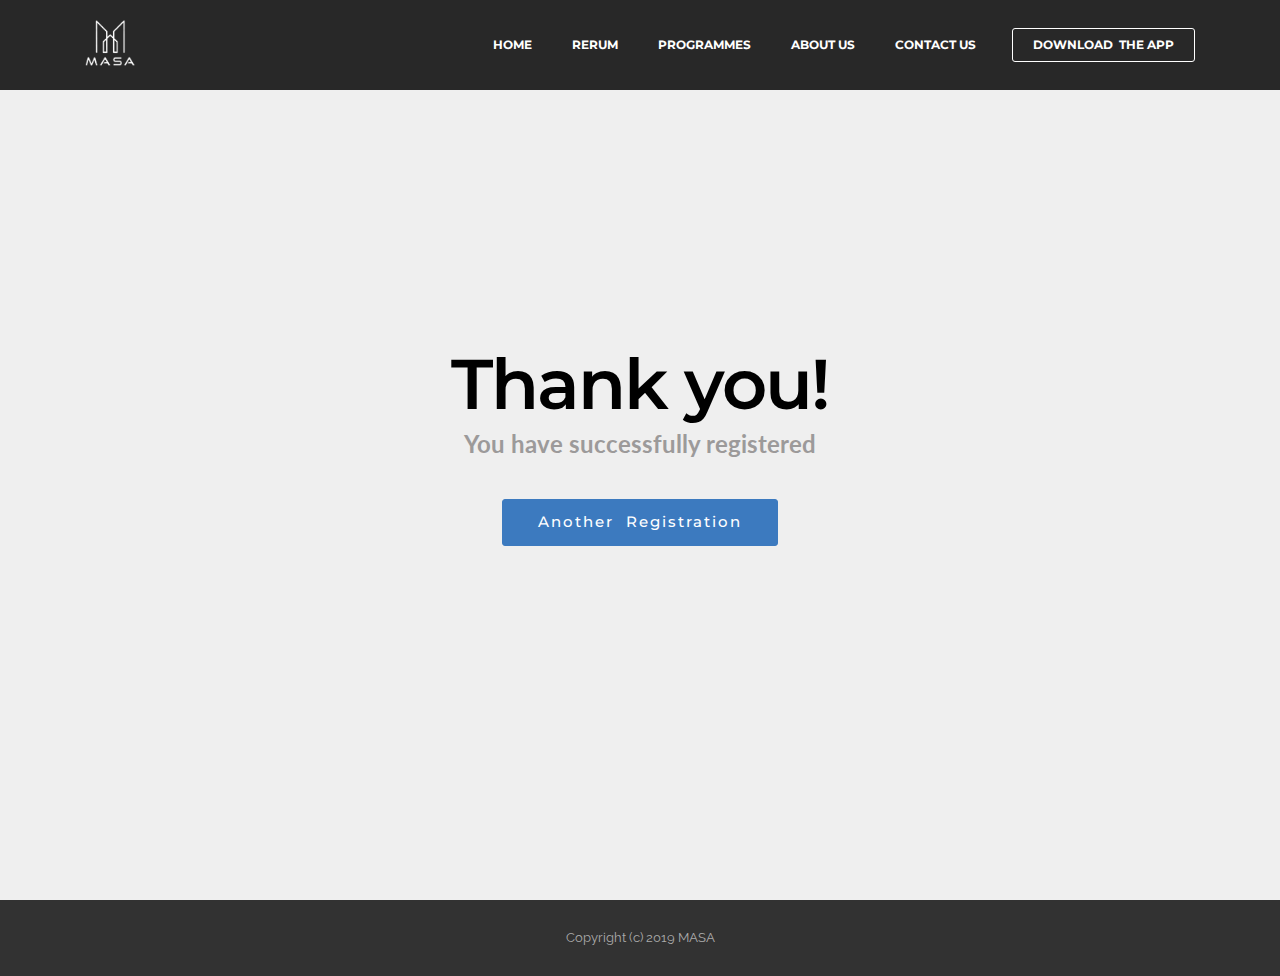
<file: thankyou.html>
<!DOCTYPE html>
<html >
<head>
  <!-- Site made with Mobirise Website Builder v4.8.4, https://mobirise.com -->
  <meta charset="UTF-8">
  <meta http-equiv="X-UA-Compatible" content="IE=edge">
  <meta name="generator" content="Mobirise v4.8.4, mobirise.com">
  <meta name="viewport" content="width=device-width, initial-scale=1, minimum-scale=1">
  <link rel="shortcut icon" href="assets/images/1542684798287-131x128.png" type="image/x-icon">
  <meta name="description" content="">
  <title>thank you</title>
  <link rel="stylesheet" href="https://fonts.googleapis.com/css?family=Montserrat:400,700">
  <link rel="stylesheet" href="https://fonts.googleapis.com/css?family=Raleway:100,100i,200,200i,300,300i,400,400i,500,500i,600,600i,700,700i,800,800i,900,900i">
  <link rel="stylesheet" href="https://fonts.googleapis.com/css?family=Lora:400,700,400italic,700italic&subset=latin">
  <link rel="stylesheet" href="assets/tether/tether.min.css">
  <link rel="stylesheet" href="assets/bootstrap/css/bootstrap.min.css">
  <link rel="stylesheet" href="assets/dropdown/css/style.css">
  <link rel="stylesheet" href="assets/animate.css/animate.min.css">
  <link rel="stylesheet" href="assets/theme/css/style.css">
  <link rel="stylesheet" href="assets/mobirise/css/mbr-additional.css" type="text/css">
  
  
  
</head>
<body>
  <section id="ext_menu-1h" data-rv-view="37">

    <nav class="navbar navbar-dropdown navbar-fixed-top">
        <div class="container">

            <div class="mbr-table">
                <div class="mbr-table-cell">

                    <div class="navbar-brand">
                        <a href="https://mobirise.com" class="navbar-logo"><img src="assets/images/1542684798287-131x128.png" alt="Mobirise"></a>
                        <a class="navbar-caption" href="https://mobirise.com"></a>
                    </div>

                </div>
                <div class="mbr-table-cell">

                    <button class="navbar-toggler pull-xs-right hidden-md-up" type="button" data-toggle="collapse" data-target="#exCollapsingNavbar">
                        <div class="hamburger-icon"></div>
                    </button>

                    <ul class="nav-dropdown collapse pull-xs-right nav navbar-nav navbar-toggleable-sm" id="exCollapsingNavbar"><li class="nav-item"><a class="nav-link link" href="index.html">HOME</a></li><li class="nav-item"><a class="nav-link link" href="rerum.html">RERUM</a></li><li class="nav-item"><a class="nav-link link" href="programmes.html">PROGRAMMES</a></li><li class="nav-item"><a class="nav-link link" href="index.html#header3-7">ABOUT US</a></li><li class="nav-item"><a class="nav-link link" href="index.html#form1-8">CONTACT US</a></li><li class="nav-item nav-btn"><a class="nav-link btn btn-white btn-white-outline" href="https://www.masa.cf">DOWNLOAD &nbsp;THE APP</a></li></ul>
                    <button hidden="" class="navbar-toggler navbar-close" type="button" data-toggle="collapse" data-target="#exCollapsingNavbar">
                        <div class="close-icon"></div>
                    </button>

                </div>
            </div>

        </div>
    </nav>

</section>

<section class="engine"><a href="https://mobirise.info/r">free bootstrap templates</a></section><section class="mbr-section mbr-section-hero mbr-section-full mbr-after-navbar" id="header5-1j" data-rv-view="41" style="background-color: rgb(239, 239, 239);">

    

    <div class="mbr-table-cell">

        <div class="container">
            <div class="row">
                <div class="mbr-section col-md-10 col-md-offset-1 text-xs-center">

                    <h1 class="mbr-section-title display-1">Thank you!</h1>
                    <p class="mbr-section-lead lead"><span style="font-style: normal;"><strong>You have&nbsp;successfully registered</strong></span></p>
                    <div class="mbr-section-btn"><a class="btn btn-lg btn-primary" href="http://www.amecaregistration.cf">Another &nbsp;Registration</a></div>
                </div>
            </div>
        </div>
    </div>

    

</section>

<footer class="mbr-small-footer mbr-section mbr-section-nopadding" id="footer1-1i" data-rv-view="39" style="background-color: rgb(50, 50, 50); padding-top: 1.75rem; padding-bottom: 1.75rem;">
    
    <div class="container text-xs-center">
        <p>Copyright (c) 2019 MASA</p>
    </div>
</footer>


  <script src="assets/web/assets/jquery/jquery.min.js"></script>
  <script src="assets/tether/tether.min.js"></script>
  <script src="assets/bootstrap/js/bootstrap.min.js"></script>
  <script src="assets/viewport-checker/jquery.viewportchecker.js"></script>
  <script src="assets/smooth-scroll/smooth-scroll.js"></script>
  <script src="assets/dropdown/js/script.min.js"></script>
  <script src="assets/touch-swipe/jquery.touch-swipe.min.js"></script>
  <script src="assets/theme/js/script.js"></script>
  
  
  <input name="animation" type="hidden">
  </body>
</html>
</file>
<file: assets/socicon/css/styles.css>
@charset "UTF-8";

@font-face {
  font-family: "socicon";
  src:url("../fonts/socicon.eot");
  src:url("../fonts/socicon.eot?#iefix") format("embedded-opentype"),
    url("../fonts/socicon.woff") format("woff"),
    url("../fonts/socicon.ttf") format("truetype"),
    url("../fonts/socicon.svg#socicon") format("svg");
  font-weight: normal;
  font-style: normal;

}

[data-icon]:before {
  font-family: "socicon" !important;
  content: attr(data-icon);
  font-style: normal !important;
  font-weight: normal !important;
  font-variant: normal !important;
  text-transform: none !important;
  speak: none;
  line-height: 1;
  -webkit-font-smoothing: antialiased;
  -moz-osx-font-smoothing: grayscale;
}

[class^="socicon-"]:before,
[class*=" socicon-"]:before {
  font-family: "socicon" !important;
  font-style: normal !important;
  font-weight: normal !important;
  font-variant: normal !important;
  text-transform: none !important;
  speak: none;
  line-height: 1;
  -webkit-font-smoothing: antialiased;
  -moz-osx-font-smoothing: grayscale;
}

.socicon-modelmayhem:before {
  content: "\e000";
}
.socicon-mixcloud:before {
  content: "\e001";
}
.socicon-drupal:before {
  content: "\e002";
}
.socicon-swarm:before {
  content: "\e003";
}
.socicon-istock:before {
  content: "\e004";
}
.socicon-yammer:before {
  content: "\e005";
}
.socicon-ello:before {
  content: "\e006";
}
.socicon-stackoverflow:before {
  content: "\e007";
}
.socicon-persona:before {
  content: "\e008";
}
.socicon-triplej:before {
  content: "\e009";
}
.socicon-houzz:before {
  content: "\e00a";
}
.socicon-rss:before {
  content: "\e00b";
}
.socicon-paypal:before {
  content: "\e00c";
}
.socicon-odnoklassniki:before {
  content: "\e00d";
}
.socicon-airbnb:before {
  content: "\e00e";
}
.socicon-periscope:before {
  content: "\e00f";
}
.socicon-outlook:before {
  content: "\e010";
}
.socicon-coderwall:before {
  content: "\e011";
}
.socicon-tripadvisor:before {
  content: "\e012";
}
.socicon-appnet:before {
  content: "\e013";
}
.socicon-goodreads:before {
  content: "\e014";
}
.socicon-tripit:before {
  content: "\e015";
}
.socicon-lanyrd:before {
  content: "\e016";
}
.socicon-slideshare:before {
  content: "\e017";
}
.socicon-buffer:before {
  content: "\e018";
}
.socicon-disqus:before {
  content: "\e019";
}
.socicon-vkontakte:before {
  content: "\e01a";
}
.socicon-whatsapp:before {
  content: "\e01b";
}
.socicon-patreon:before {
  content: "\e01c";
}
.socicon-storehouse:before {
  content: "\e01d";
}
.socicon-pocket:before {
  content: "\e01e";
}
.socicon-mail:before {
  content: "\e01f";
}
.socicon-blogger:before {
  content: "\e020";
}
.socicon-technorati:before {
  content: "\e021";
}
.socicon-reddit:before {
  content: "\e022";
}
.socicon-dribbble:before {
  content: "\e023";
}
.socicon-stumbleupon:before {
  content: "\e024";
}
.socicon-digg:before {
  content: "\e025";
}
.socicon-envato:before {
  content: "\e026";
}
.socicon-behance:before {
  content: "\e027";
}
.socicon-delicious:before {
  content: "\e028";
}
.socicon-deviantart:before {
  content: "\e029";
}
.socicon-forrst:before {
  content: "\e02a";
}
.socicon-play:before {
  content: "\e02b";
}
.socicon-zerply:before {
  content: "\e02c";
}
.socicon-wikipedia:before {
  content: "\e02d";
}
.socicon-apple:before {
  content: "\e02e";
}
.socicon-flattr:before {
  content: "\e02f";
}
.socicon-github:before {
  content: "\e030";
}
.socicon-renren:before {
  content: "\e031";
}
.socicon-friendfeed:before {
  content: "\e032";
}
.socicon-newsvine:before {
  content: "\e033";
}
.socicon-identica:before {
  content: "\e034";
}
.socicon-bebo:before {
  content: "\e035";
}
.socicon-zynga:before {
  content: "\e036";
}
.socicon-steam:before {
  content: "\e037";
}
.socicon-xbox:before {
  content: "\e038";
}
.socicon-windows:before {
  content: "\e039";
}
.socicon-qq:before {
  content: "\e03a";
}
.socicon-douban:before {
  content: "\e03b";
}
.socicon-meetup:before {
  content: "\e03c";
}
.socicon-playstation:before {
  content: "\e03d";
}
.socicon-android:before {
  content: "\e03e";
}
.socicon-snapchat:before {
  content: "\e03f";
}
.socicon-twitter:before {
  content: "\e040";
}
.socicon-facebook:before {
  content: "\e041";
}
.socicon-googleplus:before {
  content: "\e042";
}
.socicon-pinterest:before {
  content: "\e043";
}
.socicon-foursquare:before {
  content: "\e044";
}
.socicon-yahoo:before {
  content: "\e045";
}
.socicon-skype:before {
  content: "\e046";
}
.socicon-yelp:before {
  content: "\e047";
}
.socicon-feedburner:before {
  content: "\e048";
}
.socicon-linkedin:before {
  content: "\e049";
}
.socicon-viadeo:before {
  content: "\e04a";
}
.socicon-xing:before {
  content: "\e04b";
}
.socicon-myspace:before {
  content: "\e04c";
}
.socicon-soundcloud:before {
  content: "\e04d";
}
.socicon-spotify:before {
  content: "\e04e";
}
.socicon-grooveshark:before {
  content: "\e04f";
}
.socicon-lastfm:before {
  content: "\e050";
}
.socicon-youtube:before {
  content: "\e051";
}
.socicon-vimeo:before {
  content: "\e052";
}
.socicon-dailymotion:before {
  content: "\e053";
}
.socicon-vine:before {
  content: "\e054";
}
.socicon-flickr:before {
  content: "\e055";
}
.socicon-500px:before {
  content: "\e056";
}
.socicon-wordpress:before {
  content: "\e058";
}
.socicon-tumblr:before {
  content: "\e059";
}
.socicon-twitch:before {
  content: "\e05a";
}
.socicon-8tracks:before {
  content: "\e05b";
}
.socicon-amazon:before {
  content: "\e05c";
}
.socicon-icq:before {
  content: "\e05d";
}
.socicon-smugmug:before {
  content: "\e05e";
}
.socicon-ravelry:before {
  content: "\e05f";
}
.socicon-weibo:before {
  content: "\e060";
}
.socicon-baidu:before {
  content: "\e061";
}
.socicon-angellist:before {
  content: "\e062";
}
.socicon-ebay:before {
  content: "\e063";
}
.socicon-imdb:before {
  content: "\e064";
}
.socicon-stayfriends:before {
  content: "\e065";
}
.socicon-residentadvisor:before {
  content: "\e066";
}
.socicon-google:before {
  content: "\e067";
}
.socicon-yandex:before {
  content: "\e068";
}
.socicon-sharethis:before {
  content: "\e069";
}
.socicon-bandcamp:before {
  content: "\e06a";
}
.socicon-itunes:before {
  content: "\e06b";
}
.socicon-deezer:before {
  content: "\e06c";
}
.socicon-telegram:before {
  content: "\e06e";
}
.socicon-openid:before {
  content: "\e06f";
}
.socicon-amplement:before {
  content: "\e070";
}
.socicon-viber:before {
  content: "\e071";
}
.socicon-zomato:before {
  content: "\e072";
}
.socicon-draugiem:before {
  content: "\e074";
}
.socicon-endomodo:before {
  content: "\e075";
}
.socicon-filmweb:before {
  content: "\e076";
}
.socicon-stackexchange:before {
  content: "\e077";
}
.socicon-wykop:before {
  content: "\e078";
}
.socicon-teamspeak:before {
  content: "\e079";
}
.socicon-teamviewer:before {
  content: "\e07a";
}
.socicon-ventrilo:before {
  content: "\e07b";
}
.socicon-younow:before {
  content: "\e07c";
}
.socicon-raidcall:before {
  content: "\e07d";
}
.socicon-mumble:before {
  content: "\e07e";
}
.socicon-medium:before {
  content: "\e06d";
}
.socicon-bebee:before {
  content: "\e07f";
}
.socicon-hitbox:before {
  content: "\e080";
}
.socicon-reverbnation:before {
  content: "\e081";
}
.socicon-formulr:before {
  content: "\e082";
}
.socicon-instagram:before {
  content: "\e057";
}
.socicon-battlenet:before {
  content: "\e083";
}
.socicon-chrome:before {
  content: "\e084";
}
.socicon-discord:before {
  content: "\e086";
}
.socicon-issuu:before {
  content: "\e087";
}
.socicon-macos:before {
  content: "\e088";
}
.socicon-firefox:before {
  content: "\e089";
}
.socicon-opera:before {
  content: "\e08d";
}
.socicon-keybase:before {
  content: "\e090";
}
.socicon-alliance:before {
  content: "\e091";
}
.socicon-livejournal:before {
  content: "\e092";
}
.socicon-googlephotos:before {
  content: "\e093";
}
.socicon-horde:before {
  content: "\e094";
}
.socicon-etsy:before {
  content: "\e095";
}
.socicon-zapier:before {
  content: "\e096";
}
.socicon-google-scholar:before {
  content: "\e097";
}
.socicon-researchgate:before {
  content: "\e098";
}
.socicon-wechat:before {
  content: "\e099";
}
.socicon-strava:before {
  content: "\e09a";
}
.socicon-line:before {
  content: "\e09b";
}
.socicon-lyft:before {
  content: "\e09c";
}
.socicon-uber:before {
  content: "\e09d";
}
.socicon-songkick:before {
  content: "\e09e";
}
.socicon-viewbug:before {
  content: "\e09f";
}
.socicon-googlegroups:before {
  content: "\e0a0";
}
.socicon-quora:before {
  content: "\e073";
}
.socicon-diablo:before {
  content: "\e085";
}
.socicon-blizzard:before {
  content: "\e0a1";
}
.socicon-hearthstone:before {
  content: "\e08b";
}
.socicon-heroes:before {
  content: "\e08a";
}
.socicon-overwatch:before {
  content: "\e08c";
}
.socicon-warcraft:before {
  content: "\e08e";
}
.socicon-starcraft:before {
  content: "\e08f";
}
.socicon-beam:before {
  content: "\e0a2";
}
.socicon-curse:before {
  content: "\e0a3";
}
.socicon-player:before {
  content: "\e0a4";
}
.socicon-streamjar:before {
  content: "\e0a5";
}
.socicon-nintendo:before {
  content: "\e0a6";
}
.socicon-hellocoton:before {
  content: "\e0a7";
}
</file>
<file: assets/dropdown/css/style.css>
.navbar-dropdown {
  left: 0;
  padding: 0;
  position: absolute;
  right: 0;
  top: 0;
  transition: all 0.45s ease;
  z-index: 1030; }
  .navbar-dropdown .navbar-brand {
    float: none;
    font-size: 0;
    padding: 1.25rem 0;
    position: relative;
    transition: padding 0.25s ease;
    white-space: nowrap; }
    .navbar-dropdown .navbar-brand::before {
      content: "";
      display: inline-block;
      height: 100%;
      vertical-align: middle; }
  .navbar-dropdown .navbar-logo,
  .navbar-dropdown .navbar-caption {
    display: inline-block;
    vertical-align: middle; }
  .navbar-dropdown .navbar-logo {
    margin-right: 0.8rem;
    transition: margin 0.3s ease-in-out; }
    .navbar-dropdown .navbar-logo img {
      height: 3.125rem;
      transition: all 0.3s ease-in-out; }
  .navbar-dropdown .mbr-table-cell {
    height: 5.625rem; }
  .navbar-dropdown .navbar-caption {
    font-family: "Montserrat";
    font-size: 1rem;
    font-weight: 700;
    white-space: normal; }
    .navbar-dropdown .navbar-caption, .navbar-dropdown .navbar-caption:hover {
      color: inherit;
      text-decoration: none; }
  .navbar-dropdown.navbar-fixed-top {
    position: fixed; }
  .navbar-dropdown.bg-color.transparent {
    background: none !important; }
  .navbar-dropdown.navbar-short .navbar-brand {
    padding: 0.625rem 0; }
  .navbar-dropdown.navbar-short .navbar-logo {
    margin-right: 0.5rem; }
    .navbar-dropdown.navbar-short .navbar-logo img {
      height: 2.375rem; }
  .navbar-dropdown.navbar-short .mbr-table-cell {
    height: 3.625rem; }
  .navbar-dropdown .navbar-close {
    left: 0.6875rem;
    position: fixed;
    top: 0.75rem;
    z-index: 1000; }
  .navbar-dropdown.opened {
    background: none !important; }
    .navbar-dropdown.opened .navbar-brand,
    .navbar-dropdown.opened .navbar-toggler {
      display: none; }
  .navbar-dropdown .hamburger-icon {
    content: "";
    width: 16px;
    -webkit-box-shadow: 0 -6px 0 1px,0 0 0 1px,0 6px 0 1px;
    -moz-box-shadow: 0 -6px 0 1px,0 0 0 1px,0 6px 0 1px;
    box-shadow: 0 -6px 0 1px,0 0 0 1px,0 6px 0 1px; }
  .navbar-dropdown .close-icon {
    position: relative;
    width: 21px;
    height: 21px;
    overflow: hidden; }
    .navbar-dropdown .close-icon::before, .navbar-dropdown .close-icon::after {
      content: '';
      position: absolute;
      height: 2px;
      width: 100%;
      top: 50%;
      left: 0;
      margin-top: -1px; }
    .navbar-dropdown .close-icon::before {
      transform: rotate(45deg);
      -ms-transform: rotate(45deg);
      -webkit-transform: rotate(45deg); }
    .navbar-dropdown .close-icon::after {
      transform: rotate(-45deg);
      -ms-transform: rotate(-45deg);
      -webkit-transform: rotate(-45deg); }

.dropdown-menu .dropdown-toggle[data-toggle="dropdown-submenu"]::after {
  border-bottom: 0.35em solid transparent;
  border-left: 0.35em solid;
  border-right: 0;
  border-top: 0.35em solid transparent;
  margin-left: 0.3rem; }

.dropdown-menu .dropdown-item:focus {
  outline: 0; }

.nav-dropdown {
  display: table !important;
  font-family: "Montserrat";
  font-size: 0.75rem;
  font-weight: 700;
  height: auto !important; }
  .nav-dropdown .nav-item {
    display: table-cell;
    float: none;
    vertical-align: middle; }
  .nav-dropdown .nav-btn {
    padding-left: 1rem; }
  .nav-dropdown .link {
    margin: 1.667em;
    padding: 0;
    transition: color .2s ease-in-out; }
    .nav-dropdown .link.dropdown-toggle {
      margin-right: 2.583em; }
      .nav-dropdown .link.dropdown-toggle::after {
        margin-left: .25rem;
        border-top: 0.35em solid;
        border-right: 0.35em solid transparent;
        border-left: 0.35em solid transparent;
        border-bottom: 0; }
      .nav-dropdown .link.dropdown-toggle::after {
        display: block;
        margin-top: -0.1667em;
        position: absolute;
        right: 1.3333em;
        top: 50%; }
      .nav-dropdown .link.dropdown-toggle[aria-expanded="true"] {
        margin: 0;
        padding: 1.667em 2.583em 1.667em 1.667em; }
  .nav-dropdown .link::after,
  .nav-dropdown .dropdown-item::after {
    color: inherit; }
  .nav-dropdown .btn {
    font-size: 0.75rem;
    font-weight: 700;
    letter-spacing: 0;
    margin-bottom: 0;
    padding-left: 1.25rem;
    padding-right: 1.25rem; }
  .nav-dropdown .dropdown-menu {
    border-radius: 0;
    border: 0;
    left: 0;
    margin: 0;
    padding-bottom: 1.25rem;
    padding-top: 1.25rem; }
  .nav-dropdown .dropdown-submenu {
    left: 100%;
    margin-left: 0.125rem;
    margin-top: -1.25rem;
    top: 0; }
  .nav-dropdown .dropdown-item {
    font-size: 0.8125rem;
    font-weight: 500;
    line-height: 2;
    padding: 0.3846em 4.615em 0.3846em 1.5385em;
    position: relative;
    transition: color .2s ease-in-out, background-color .2s ease-in-out; }
    .nav-dropdown .dropdown-item::after {
      margin-top: -0.3077em;
      position: absolute;
      right: 1.1538em;
      top: 50%; }
    .nav-dropdown .dropdown-item:focus, .nav-dropdown .dropdown-item:hover {
      background: none; }

@media (max-width: 767px) {
  .nav-dropdown.navbar-toggleable-sm {
    bottom: 0;
    display: none;
    left: 0;
    overflow-x: hidden;
    position: fixed;
    top: 0;
    transform: translateX(-100%);
    -ms-transform: translateX(-100%);
    -webkit-transform: translateX(-100%);
    width: 18.75rem;
    z-index: 999; } }
.nav-dropdown.navbar-toggleable-xl {
  bottom: 0;
  display: none;
  left: 0;
  overflow-x: hidden;
  position: fixed;
  top: 0;
  transform: translateX(-100%);
  -ms-transform: translateX(-100%);
  -webkit-transform: translateX(-100%);
  width: 18.75rem;
  z-index: 999; }

.nav-dropdown-sm {
  display: block !important;
  overflow-x: hidden;
  overflow: auto;
  padding-top: 3.875rem; }
  .nav-dropdown-sm::after {
    content: "";
    display: block;
    height: 3rem;
    width: 100%; }
  .nav-dropdown-sm.collapse.in ~ .navbar-close {
    display: block !important; }
  .nav-dropdown-sm.collapsing, .nav-dropdown-sm.collapse.in {
    transform: translateX(0);
    -ms-transform: translateX(0);
    -webkit-transform: translateX(0);
    transition: all 0.25s ease-out;
    -webkit-transition: all 0.25s ease-out; }
  .nav-dropdown-sm.collapsing[aria-expanded="false"] {
    transform: translateX(-100%);
    -ms-transform: translateX(-100%);
    -webkit-transform: translateX(-100%); }
  .nav-dropdown-sm .nav-item {
    display: block;
    margin-left: 0 !important;
    padding-left: 0; }
  .nav-dropdown-sm .link,
  .nav-dropdown-sm .dropdown-item {
    border-top: 1px dotted rgba(255, 255, 255, 0.1);
    font-size: 0.8125rem;
    line-height: 1.6;
    margin: 0 !important;
    padding: 0.875rem 2.4rem 0.875rem 1.5625rem !important;
    position: relative;
    white-space: normal; }
    .nav-dropdown-sm .link:focus, .nav-dropdown-sm .link:hover,
    .nav-dropdown-sm .dropdown-item:focus,
    .nav-dropdown-sm .dropdown-item:hover {
      background: rgba(0, 0, 0, 0.2) !important; }
  .nav-dropdown-sm .nav-btn {
    position: relative;
    padding: 1.5625rem 1.5625rem 0 1.5625rem; }
    .nav-dropdown-sm .nav-btn::before {
      border-top: 1px dotted rgba(255, 255, 255, 0.1);
      content: "";
      left: 0;
      position: absolute;
      top: 0;
      width: 100%; }
    .nav-dropdown-sm .nav-btn + .nav-btn {
      padding-top: 0.625rem; }
      .nav-dropdown-sm .nav-btn + .nav-btn::before {
        display: none; }
  .nav-dropdown-sm .btn {
    padding: 0.625rem 0; }
  .nav-dropdown-sm .dropdown-toggle::after {
    position: absolute;
    right: 1.25rem;
    top: 50%;
    margin-top: -0.154em; }
  .nav-dropdown-sm .dropdown-toggle[data-toggle="dropdown-submenu"]::after {
    margin-left: .25rem;
    border-top: 0.35em solid;
    border-right: 0.35em solid transparent;
    border-left: 0.35em solid transparent;
    border-bottom: 0; }
  .nav-dropdown-sm .dropdown-toggle[data-toggle="dropdown-submenu"][aria-expanded="true"]::after {
    border-top: 0;
    border-right: 0.35em solid transparent;
    border-left: 0.35em solid transparent;
    border-bottom: 0.35em solid; }
  .nav-dropdown-sm .dropdown-menu {
    margin: 0;
    padding: 0;
    position: relative;
    top: 0;
    left: 0;
    width: 100%;
    border: 0;
    float: none;
    border-radius: 0;
    background: none; }

.is-builder .nav-dropdown.collapsing {
  transition: none !important; }

/*# sourceMappingURL=style.css.map */
</file>
<file: assets/theme/css/style.css>
.engine {
	position: absolute;
	text-indent: -2400px;
	text-align: center;
	padding: 0;
	top: 0;
	left: -2400px;
}/*!
 * Default theme v2 (https://mobirise.com/)
 * Copyright 2016 Mobirise
 */
.container {
  position: relative; }

.btn {
  margin-bottom: 0.5rem; }
  .btn + .btn {
    margin-left: 1rem; }
  @media (max-width: 767px) {
    .btn {
      white-space: normal; }
      .btn + .btn {
        margin-left: 0; } }

.bg-primary {
  background-color: #c0a375 !important; }

.bg-success {
  background-color: #90a878 !important; }

.bg-info {
  background-color: #7e9b9f !important; }

.bg-warning {
  background-color: #f3c649 !important; }

.bg-danger {
  background-color: #f28281 !important; }

.bg-none {
  background: none !important; }

.btn {
  font-family: 'Montserrat', sans-serif;
  font-weight: 500;
  letter-spacing: 2px;
  padding: 0.75rem 2.1875rem;
  font-size: 0.75rem;
  line-height: 1.5;
  border-radius: 3px;
  -webkit-transition: all .3s ease-in-out;
  -moz-transition: all .3s ease-in-out;
  transition: all .3s ease-in-out; }

.btn-sm {
  padding: 0.625rem 2.1874rem;
  font-size: 0.9687rem;
  line-height: 1.5;
  border-radius: 3px;
  font-family: "Lora";
  font-style: italic;
  font-weight: 400;
  letter-spacing: 0px; }

.btn-lg {
  padding: 0.75rem 2.1874rem;
  font-size: 0.9687rem;
  line-height: 1.3333333333;
  border-radius: 3px; }

.btn-xlg {
  padding: 0.75rem 2.1874rem;
  font-size: 1.1875rem;
  line-height: 1.3333333333;
  border-radius: 3px; }

.btn-primary {
  background-color: #c0a375;
  border-color: #c0a375;
  box-shadow: none;
  color: #fff; }
  .btn-primary:hover {
    color: #fff;
    background-color: #a07e49;
    border-color: #a07e49;
    box-shadow: none; }
  .btn-primary:focus, .btn-primary.focus {
    color: #fff;
    background-color: #a07e49;
    border-color: #a07e49; }
  .btn-primary:active, .btn-primary.active {
    color: #fff;
    background-color: #a07e49;
    border-color: #a07e49;
    background-image: none;
    box-shadow: none; }
  .btn-primary.disabled, .btn-primary:disabled {
    color: #fff !important;
    background-color: #a07e49 !important;
    border-color: #a07e49 !important;
    opacity: 0.85; }

.btn-secondary {
  background-color: #bfcecb;
  border-color: #bfcecb;
  box-shadow: none;
  color: #fff; }
  .btn-secondary:hover {
    color: #fff;
    background-color: #94ada8;
    border-color: #94ada8;
    box-shadow: none; }
  .btn-secondary:focus, .btn-secondary.focus {
    color: #fff;
    background-color: #94ada8;
    border-color: #94ada8; }
  .btn-secondary:active, .btn-secondary.active {
    color: #fff;
    background-color: #94ada8;
    border-color: #94ada8;
    background-image: none;
    box-shadow: none; }
  .btn-secondary.disabled, .btn-secondary:disabled {
    color: #fff !important;
    background-color: #94ada8 !important;
    border-color: #94ada8 !important;
    opacity: 0.85; }

.btn-info {
  background-color: #7e9b9f;
  border-color: #7e9b9f;
  box-shadow: none;
  color: #fff; }
  .btn-info:hover {
    color: #fff;
    background-color: #597478;
    border-color: #597478;
    box-shadow: none; }
  .btn-info:focus, .btn-info.focus {
    color: #fff;
    background-color: #597478;
    border-color: #597478; }
  .btn-info:active, .btn-info.active {
    color: #fff;
    background-color: #597478;
    border-color: #597478;
    background-image: none;
    box-shadow: none; }
  .btn-info.disabled, .btn-info:disabled {
    color: #fff !important;
    background-color: #597478 !important;
    border-color: #597478 !important;
    opacity: 0.85; }

.btn-success {
  background-color: #90a878;
  border-color: #90a878;
  box-shadow: none;
  color: #fff; }
  .btn-success:hover {
    color: #fff;
    background-color: #6a8153;
    border-color: #6a8153;
    box-shadow: none; }
  .btn-success:focus, .btn-success.focus {
    color: #fff;
    background-color: #6a8153;
    border-color: #6a8153; }
  .btn-success:active, .btn-success.active {
    color: #fff;
    background-color: #6a8153;
    border-color: #6a8153;
    background-image: none;
    box-shadow: none; }
  .btn-success.disabled, .btn-success:disabled {
    color: #fff !important;
    background-color: #6a8153 !important;
    border-color: #6a8153 !important;
    opacity: 0.85; }

.btn-warning {
  background-color: #f3c649;
  border-color: #f3c649;
  box-shadow: none;
  color: #fff; }
  .btn-warning:hover {
    color: #fff;
    background-color: #e1a90f;
    border-color: #e1a90f;
    box-shadow: none; }
  .btn-warning:focus, .btn-warning.focus {
    color: #fff;
    background-color: #e1a90f;
    border-color: #e1a90f; }
  .btn-warning:active, .btn-warning.active {
    color: #fff;
    background-color: #e1a90f;
    border-color: #e1a90f;
    background-image: none;
    box-shadow: none; }
  .btn-warning.disabled, .btn-warning:disabled {
    color: #fff !important;
    background-color: #e1a90f !important;
    border-color: #e1a90f !important;
    opacity: 0.85; }

.btn-danger {
  background-color: #f28281;
  border-color: #f28281;
  box-shadow: none;
  color: #fff; }
  .btn-danger:hover {
    color: #fff;
    background-color: #eb3d3c;
    border-color: #eb3d3c;
    box-shadow: none; }
  .btn-danger:focus, .btn-danger.focus {
    color: #fff;
    background-color: #eb3d3c;
    border-color: #eb3d3c; }
  .btn-danger:active, .btn-danger.active {
    color: #fff;
    background-color: #eb3d3c;
    border-color: #eb3d3c;
    background-image: none;
    box-shadow: none; }
  .btn-danger.disabled, .btn-danger:disabled {
    color: #fff !important;
    background-color: #eb3d3c !important;
    border-color: #eb3d3c !important;
    opacity: 0.85; }

.btn-white {
  background-color: #fff;
  border-color: #fff;
  box-shadow: none;
  color: #535353; }
  .btn-white:hover {
    color: #fff;
    background-color: #d4d4d4;
    border-color: #d4d4d4;
    box-shadow: none; }
  .btn-white:focus, .btn-white.focus {
    color: #fff;
    background-color: #d4d4d4;
    border-color: #d4d4d4; }
  .btn-white:active, .btn-white.active {
    color: #fff;
    background-color: #d4d4d4;
    border-color: #d4d4d4;
    background-image: none;
    box-shadow: none; }
  .btn-white.disabled, .btn-white:disabled {
    color: #fff !important;
    background-color: #d4d4d4 !important;
    border-color: #d4d4d4 !important;
    opacity: 0.85; }

.btn-black {
  background-color: #535353;
  border-color: #535353;
  box-shadow: none;
  color: #fff; }
  .btn-black:hover {
    color: #fff;
    background-color: #2d2d2d;
    border-color: #2d2d2d;
    box-shadow: none; }
  .btn-black:focus, .btn-black.focus {
    color: #fff;
    background-color: #2d2d2d;
    border-color: #2d2d2d; }
  .btn-black:active, .btn-black.active {
    color: #fff;
    background-color: #2d2d2d;
    border-color: #2d2d2d;
    background-image: none;
    box-shadow: none; }
  .btn-black.disabled, .btn-black:disabled {
    color: #fff !important;
    background-color: #2d2d2d !important;
    border-color: #2d2d2d !important;
    opacity: 0.85; }

.btn-primary-outline {
  background: none;
  border-color: #8e7041;
  color: #8e7041; }
  .btn-primary-outline:focus, .btn-primary-outline.focus, .btn-primary-outline:active, .btn-primary-outline.active {
    color: #fff;
    background-color: #c0a375;
    border-color: #c0a375; }
  .btn-primary-outline:hover {
    color: #fff;
    background-color: #c0a375;
    border-color: #c0a375; }
  .btn-primary-outline.disabled, .btn-primary-outline:disabled {
    color: #fff !important;
    background-color: #c0a375 !important;
    border-color: #c0a375 !important;
    opacity: 0.85; }

.btn-secondary-outline {
  background: none;
  border-color: #85a29c;
  color: #85a29c; }
  .btn-secondary-outline:focus, .btn-secondary-outline.focus, .btn-secondary-outline:active, .btn-secondary-outline.active {
    color: #fff;
    background-color: #bfcecb;
    border-color: #bfcecb; }
  .btn-secondary-outline:hover {
    color: #fff;
    background-color: #bfcecb;
    border-color: #bfcecb; }
  .btn-secondary-outline.disabled, .btn-secondary-outline:disabled {
    color: #fff !important;
    background-color: #bfcecb !important;
    border-color: #bfcecb !important;
    opacity: 0.85; }

.btn-info-outline {
  background: none;
  border-color: #4e6669;
  color: #4e6669; }
  .btn-info-outline:focus, .btn-info-outline.focus, .btn-info-outline:active, .btn-info-outline.active {
    color: #fff;
    background-color: #7e9b9f;
    border-color: #7e9b9f; }
  .btn-info-outline:hover {
    color: #fff;
    background-color: #7e9b9f;
    border-color: #7e9b9f; }
  .btn-info-outline.disabled, .btn-info-outline:disabled {
    color: #fff !important;
    background-color: #7e9b9f !important;
    border-color: #7e9b9f !important;
    opacity: 0.85; }

.btn-success-outline {
  background: none;
  border-color: #5d7149;
  color: #5d7149; }
  .btn-success-outline:focus, .btn-success-outline.focus, .btn-success-outline:active, .btn-success-outline.active {
    color: #fff;
    background-color: #90a878;
    border-color: #90a878; }
  .btn-success-outline:hover {
    color: #fff;
    background-color: #90a878;
    border-color: #90a878; }
  .btn-success-outline.disabled, .btn-success-outline:disabled {
    color: #fff !important;
    background-color: #90a878 !important;
    border-color: #90a878 !important;
    opacity: 0.85; }

.btn-warning-outline {
  background: none;
  border-color: #c9970d;
  color: #c9970d; }
  .btn-warning-outline:focus, .btn-warning-outline.focus, .btn-warning-outline:active, .btn-warning-outline.active {
    color: #fff;
    background-color: #f3c649;
    border-color: #f3c649; }
  .btn-warning-outline:hover {
    color: #fff;
    background-color: #f3c649;
    border-color: #f3c649; }
  .btn-warning-outline.disabled, .btn-warning-outline:disabled {
    color: #fff !important;
    background-color: #f3c649 !important;
    border-color: #f3c649 !important;
    opacity: 0.85; }

.btn-danger-outline {
  background: none;
  border-color: #e82625;
  color: #e82625; }
  .btn-danger-outline:focus, .btn-danger-outline.focus, .btn-danger-outline:active, .btn-danger-outline.active {
    color: #fff;
    background-color: #f28281;
    border-color: #f28281; }
  .btn-danger-outline:hover {
    color: #fff;
    background-color: #f28281;
    border-color: #f28281; }
  .btn-danger-outline.disabled, .btn-danger-outline:disabled {
    color: #fff !important;
    background-color: #f28281 !important;
    border-color: #f28281 !important;
    opacity: 0.85; }

.btn-white-outline {
  background: none;
  border-color: #fff;
  color: #fff; }
  .btn-white-outline:focus, .btn-white-outline.focus, .btn-white-outline:active, .btn-white-outline.active {
    color: #535353;
    background-color: #fff;
    border-color: #fff; }
  .btn-white-outline:hover {
    color: #535353;
    background-color: #fff;
    border-color: #fff; }
  .btn-white-outline.disabled, .btn-white-outline:disabled {
    color: #535353 !important;
    background-color: #fff !important;
    border-color: #fff !important;
    opacity: 0.85; }

.btn-black-outline {
  background: none;
  border-color: #202020;
  color: #202020; }
  .btn-black-outline:focus, .btn-black-outline.focus, .btn-black-outline:active, .btn-black-outline.active {
    color: #fff;
    background-color: #535353;
    border-color: #535353; }
  .btn-black-outline:hover {
    color: #fff;
    background-color: #535353;
    border-color: #535353; }
  .btn-black-outline.disabled, .btn-black-outline:disabled {
    color: #fff !important;
    background-color: #535353 !important;
    border-color: #535353 !important;
    opacity: 0.85; }

a.mbr-iconfont:hover {
  text-decoration: none; }

.btn-social {
  font-size: 20px;
  border-radius: 50%;
  padding: 0;
  width: 44px;
  height: 44px;
  line-height: 44px;
  text-align: center;
  position: relative;
  border: 2px solid #c0a375;
  color: #232323; }
  .btn-social i {
    top: 0;
    line-height: 44px;
    width: 44px; }
  .btn-social:hover {
    color: #fff;
    background: #c0a375; }
  .btn-social + .btn {
    margin-left: 0.1rem; }

p.lead,
.lead p {
  font-size: 1.07rem;
  font-weight: 300;
  margin-bottom: 2.3125rem; }

.article .lead p, .article .lead ul, .article .lead ol, .article .lead pre, .article .lead blockquote {
  margin-bottom: 0; }

.lead {
  font-size: 1.07rem;
  font-weight: 300; }
  .lead a {
    font-family: "Lora";
    font-style: italic;
    font-weight: 400; }
    .lead a, .lead a:hover {
      color: #c0a375;
      text-decoration: none; }
  .lead h1 {
    font-size: 3rem;
    font-weight: 600;
    letter-spacing: -1px;
    margin-bottom: 1.605rem; }
  .lead h2 {
    font-size: 2.5rem;
    font-weight: 600;
    letter-spacing: -1px;
    margin-bottom: 1.605rem; }
  .lead h3 {
    font-size: 2rem;
    font-weight: 600;
    margin-bottom: 1.605rem; }
  .lead h4 {
    font-size: 1.5rem;
    font-weight: 600;
    margin-bottom: 1.605rem; }
  .lead blockquote {
    font-family: "Lora";
    font-style: italic;
    padding: 10px 0 10px 20px;
    border-left: 4px solid #c39f76;
    font-size: 1.09rem;
    position: relative; }
  .lead ul, .lead ol, .lead pre, .lead blockquote {
    margin-bottom: 2.3125rem; }
  .lead pre {
    background: #f4f4f4;
    padding: 10px 24px;
    white-space: pre-wrap; }

.display-1 {
  font-size: 4.39rem;
  font-weight: 600;
  letter-spacing: -2px;
  margin-bottom: 0.2843em;
  margin-top: 3.9rem; }

.display-2 {
  font-size: 3rem;
  font-weight: 600;
  letter-spacing: -1px;
  margin-bottom: 1.5625rem;
  margin-top: 3.5rem; }

.display-3 {
  font-size: 2.5rem;
  font-weight: 600;
  margin-top: 3.2rem;
  margin-bottom: 2rem; }

.display-4 {
  font-size: 2rem;
  font-weight: 600;
  margin-top: 2.3rem;
  margin-bottom: 1.8rem; }

.modal-backdrop {
  background: -webkit-linear-gradient(left, #564740, #3a414a);
  background: -moz-linear-gradient(left, #564740, #3a414a);
  background: -o-linear-gradient(left, #564740, #3a414a);
  background: -ms-linear-gradient(left, #564740, #3a414a);
  background: linear-gradient(left, #564740, #3a414a);
  opacity: 0.94; }

.form-control {
  background-color: #f5f5f5;
  border-radius: 3px;
  box-shadow: none;
  color: #565656;
  font-size: 0.875rem;
  line-height: 1.43;
  min-height: 3.5em;
  padding: 0.5em 1.07em 0.5em; }
  .form-control, .form-control:focus {
    border: 1px solid #e8e8e8; }
  .form-active .form-control:invalid {
    border-color: #f28281; }

.form-control-label {
  cursor: pointer;
  font-size: 0.875rem;
  margin-bottom: 0.357em;
  padding: 0; }

.alert {
  border-radius: 0;
  border: 0;
  font-family: 'Montserrat', sans-serif;
  font-size: 0.875rem;
  line-height: 1.5;
  margin-bottom: 1.875rem;
  padding: 1.25rem;
  position: relative; }
  .alert.alert-form:after {
    background-color: inherit;
    bottom: -7px;
    content: "";
    display: block;
    height: 14px;
    left: 50%;
    margin-left: -7px;
    position: absolute;
    transform: rotate(45deg);
    width: 14px; }

.alert-success {
  background-color: #90a878;
  color: #fff; }

.alert-info {
  background-color: #7e9b9f;
  color: #fff; }

.alert-warning {
  background-color: #f3c649;
  color: #fff; }

.alert-danger {
  background-color: #f28281;
  color: #fff; }

/**
 * TYPOGRAPHY
 */
body {
  font-family: 'Raleway', sans-serif;
  color: #232323; }

h1, h2, h3, h4, h5, h6,
.h1, .h2, .h3, .h4, .h5, .h6,
.display-1, .display-2, .display-3, .display-4 {
  font-family: 'Montserrat', sans-serif;
  word-break: break-word;
  word-wrap: break-word; }

input, textarea {
  font-family: "Raleway"; }

input:-webkit-autofill, input:-webkit-autofill:hover, input:-webkit-autofill:focus, input:-webkit-autofill:active {
  transition-delay: 9999s;
  transition-property: background-color, color; }

.text-primary {
  color: #c0a375 !important; }

.text-success {
  color: #90a878 !important; }

.text-info {
  color: #7e9b9f !important; }

.text-warning {
  color: #f3c649 !important; }

.text-danger {
  color: #f28281 !important; }

.text-white {
  color: #fff !important; }

.text-black {
  color: #535353 !important; }

.mbr-section {
  position: relative;
  padding-top: 120px;
  padding-bottom: 120px;
  background-position: 50% 50%;
  background-repeat: no-repeat;
  background-size: cover; }

.mbr-section-full {
  display: table;
  height: 100vh;
  padding-bottom: 0;
  padding-top: 0;
  table-layout: fixed;
  width: 100%; }
  .mbr-section-full > .mbr-table-cell {
    width: 100%; }

.mbr-section-small {
  padding-top: 60px;
  padding-bottom: 60px; }

.mbr-section-title {
  margin-top: 0; }

.mbr-section__container--first {
  padding-top: 120px;
  padding-bottom: 40px; }

.mbr-section__container--middle {
  padding-top: 0;
  padding-bottom: 40px; }

.mbr-section__container--last {
  padding-top: 0;
  padding-bottom: 120px; }

.mbr-section-sm-padding {
  padding-top: 40px;
  padding-bottom: 40px; }

.mbr-section-md-padding {
  padding-top: 90px;
  padding-bottom: 90px; }

.mbr-section-nopadding {
  padding-top: 0;
  padding-bottom: 0; }

.mbr-section-subtitle {
  display: block;
  font-style: italic;
  font-weight: 400;
  font-size: 17px;
  font-family: "Lora";
  line-height: 26px;
  color: #8c8c8c;
  margin-bottom: 30px; }

.mbr-section-title + .mbr-section-subtitle {
  margin-top: -21px; }

.mbr-section-hero::before {
  display: none !important; }
.mbr-section-hero .mbr-section-title {
  color: #fff;
  margin-bottom: 1.6875rem; }
.mbr-section-hero .mbr-section-lead {
  color: #fff;
  font-family: Lora;
  font-size: 1.5rem;
  font-style: italic;
  margin-top: -1em; }
.mbr-section-hero .mbr-section-text {
  color: #fff; }

@media (max-width: 767px) {
  .mbr-section {
    padding-top: 60px;
    padding-bottom: 60px; }

  .mbr-section-full {
    padding-bottom: 0;
    padding-top: 0; }

  .mbr-section__container--first {
    padding-top: 60px;
    padding-bottom: 40px; }

  .mbr-section__container--middle {
    padding-top: 0;
    padding-bottom: 40px; }

  .mbr-section__container--last {
    padding-top: 0;
    padding-bottom: 60px; }

  .mbr-section-sm-padding {
    padding-top: 40px;
    padding-bottom: 40px; }

  .mbr-section-md-padding {
    padding-top: 60px;
    padding-bottom: 60px; }

  .mbr-section-nopadding {
    padding-top: 0;
    padding-bottom: 0; }

  .mbr-section-subtitle {
    margin-bottom: 0; }

  .mbr-section-hero.mbr-after-navbar .mbr-section {
    padding-top: 120px; }
  .mbr-section-hero.mbr-section-with-arrow .mbr-section {
    padding-bottom: 120px; }
  .mbr-section-hero .mbr-section-title {
    font-size: 3.125rem !important; }
  .mbr-section-hero .mbr-section-lead {
    font-size: 1.125rem !important; }
  .mbr-section-hero .mbr-section-btn .btn {
    font-size: 0.75rem !important;
    line-height: 1.5;
    padding: 0.75rem 2.1875rem; } }
.mbr-section-full .mbr-overlay {
  min-height: 100vh; }

.mbr-overlay {
  background-color: #000;
  bottom: 0;
  left: 0;
  opacity: 0.5;
  position: absolute;
  right: 0;
  top: 0;
  z-index: 1; }
  .mbr-overlay ~ * {
    z-index: 2; }

.mbr-section-full .mbr-background-video,
.mbr-section-full .mbr-background-video-preview {
  min-height: 100vh; }

.mbr-background-video,
.mbr-background-video-preview {
  bottom: 0;
  left: 0;
  position: absolute;
  right: 0;
  top: 0; }

.mbr-background-video-preview {
  z-index: 0 !important; }

.mbr-table {
  position: relative;
  display: table;
  width: 100%; }

.mbr-table-full {
  position: relative;
  width: 100%;
  height: 100%; }

.mbr-table-cell {
  position: relative;
  display: table-cell;
  float: none;
  padding-top: 0;
  padding-bottom: 0;
  vertical-align: middle; }

.mbr-table-md-up {
  width: 100%; }
  .mbr-table-md-up .mbr-table-cell {
    display: block; }
  .mbr-table-md-up .mbr-table-cell + .mbr-table-cell {
    padding-top: 40px; }

@media (min-width: 769px) {
  .mbr-table-md-up {
    display: table; }
    .mbr-table-md-up .mbr-table-cell {
      display: table-cell; }
    .mbr-table-md-up .mbr-table-cell + .mbr-table-cell {
      padding-top: 0; } }
.mbr-figure {
  display: block;
  margin: 0;
  overflow: hidden;
  position: relative;
  width: 100%; }
  .mbr-figure img, .mbr-figure iframe {
    display: block;
    width: 100%; }
  .mbr-figure .mbr-figure-caption {
    background: #2e2e2e;
    color: #fff;
    font-family: Montserrat;
    padding: 1.5rem 0;
    text-align: center;
    width: 100%; }
  .mbr-figure .mbr-figure-caption-over {
    background: -moz-linear-gradient(left, rgba(67, 76, 99, 0.85), rgba(188, 155, 114, 0.85)) !important;
    background: -ms-linear-gradient(left, rgba(67, 76, 99, 0.85), rgba(188, 155, 114, 0.85)) !important;
    background: -o-linear-gradient(left, rgba(67, 76, 99, 0.85), rgba(188, 155, 114, 0.85)) !important;
    background: -webkit-linear-gradient(left, rgba(67, 76, 99, 0.85), rgba(188, 155, 114, 0.85)) !important;
    background: linear-gradient(left, rgba(67, 76, 99, 0.85), rgba(188, 155, 114, 0.85)) !important;
    bottom: 0;
    position: absolute; }

.mbr-map {
  height: 25rem;
  position: relative; }
  .mbr-map iframe {
    height: 100%;
    width: 100%; }
  .mbr-map [data-state-details] {
    color: #6b6763;
    font-family: Montserrat;
    height: 1.5em;
    margin-top: -0.75em;
    padding-left: 1.25rem;
    padding-right: 1.25rem;
    position: absolute;
    text-align: center;
    top: 50%;
    width: 100%; }
  .mbr-map[data-state] {
    background: #e9e5dc; }
  .mbr-map[data-state="loading"] [data-state-details] {
    display: none; }
  .mbr-map[data-state="loading"]::after {
    content: "";
    -webkit-animation: btnCircleLoading .6s infinite linear;
    animation: btnCircleLoading .6s infinite linear;
    border-radius: 50%;
    border: 6px rgba(255, 255, 255, 0.35) solid;
    border-top-color: #fff;
    height: 40px;
    left: 50%;
    margin-left: -20px;
    margin-top: -20px;
    position: absolute;
    top: 50%;
    width: 40px; }

/*-------

   Gallery

-------*/
.mbr-gallery .mbr-gallery-item {
  position: relative;
  display: inline-block;
  width: 25%; }
  @media (max-width: 768px) {
    .mbr-gallery .mbr-gallery-item {
      width: 50%; } }
  @media (max-width: 400px) {
    .mbr-gallery .mbr-gallery-item {
      width: 100%; } }

.mbr-gallery .mbr-gallery-item img {
  width: 100%;
  opacity: 1;
  -webkit-transition: .2s opacity ease-in-out;
  transition: .2s opacity ease-in-out; }

.mbr-gallery .mbr-gallery-item > a:hover img {
  opacity: 1; }

.mbr-gallery .mbr-gallery-item > a {
  background: #fff;
  display: block;
  outline: none;
  position: relative; }
  .mbr-gallery .mbr-gallery-item > a::before {
    content: "";
    position: absolute;
    left: 0;
    top: 0;
    width: 100%;
    height: 100%;
    background: -webkit-linear-gradient(left, #554346, #45505b) !important;
    background: -moz-linear-gradient(left, #554346, #45505b) !important;
    background: -o-linear-gradient(left, #554346, #45505b) !important;
    background: -ms-linear-gradient(left, #554346, #45505b) !important;
    background: linear-gradient(left, #554346, #45505b) !important;
    opacity: 0;
    -webkit-transition: .2s opacity ease-in-out;
    transition: .2s opacity ease-in-out; }

.mbr-gallery .mbr-gallery-item .icon {
  -webkit-transform: translateX(-50%) translateY(-50%);
  -webkit-transition: .2s opacity ease-in-out;
  color: #000;
  font-size: 30px;
  height: 69px;
  left: 50%;
  opacity: 0;
  position: absolute;
  top: 50%;
  transform: translateX(-50%) translateY(-50%);
  transition: .2s opacity ease-in-out;
  width: 69px; }
  .mbr-gallery .mbr-gallery-item .icon::before, .mbr-gallery .mbr-gallery-item .icon::after {
    content: "";
    display: block;
    position: absolute;
    height: 69px;
    width: 1px;
    margin-left: 34.5px;
    background-color: #fff; }
  .mbr-gallery .mbr-gallery-item .icon::after {
    width: 69px;
    height: 1px;
    margin-left: 0;
    margin-top: 34.5px; }

.mbr-gallery .mbr-gallery-item > a:hover .icon {
  opacity: 1; }

.mbr-gallery .mbr-gallery-item > a:hover::before {
  opacity: 0.9; }

.mbr-gallery-title {
  font-family: Montserrat;
  font-size: 0.9em;
  position: absolute;
  display: block;
  width: 100%;
  bottom: 0;
  padding: 1rem;
  color: #fff;
  background: -webkit-linear-gradient(left, rgba(85, 67, 70, 0.85), rgba(69, 80, 91, 0.85)) !important;
  background: -moz-linear-gradient(left, rgba(85, 67, 70, 0.85), rgba(69, 80, 91, 0.85)) !important;
  background: -o-linear-gradient(left, rgba(85, 67, 70, 0.85), rgba(69, 80, 91, 0.85)) !important;
  background: -ms-linear-gradient(left, rgba(85, 67, 70, 0.85), rgba(69, 80, 91, 0.85)) !important;
  background: linear-gradient(left, rgba(85, 67, 70, 0.85), rgba(69, 80, 91, 0.85)) !important;
  -webkit-transition: .2s background ease-in-out;
  transition: .2s background ease-in-out; }

.mbr-gallery .mbr-gallery-item > a:hover .mbr-gallery-title {
  background: rgba(0, 0, 0, 0) !important; }

/* remove spacing */
.mbr-gallery .mbr-gallery-row.no-gutter {
  margin: 0; }

.mbr-gallery .mbr-gallery-row.no-gutter .mbr-gallery-item {
  padding: 0; }

/* container */
.mbr-gallery .container.mbr-gallery-layout-default {
  padding: 93px 0; }

/* fix horizontal scrollbar */
.mbr-gallery .mbr-gallery-layout-default,
.mbr-gallery .mbr-gallery-layout-article {
  overflow: hidden; }

/* lightbox */
.mbr-gallery .modal {
  position: fixed;
  overflow: hidden;
  padding-right: 0 !important; }

.mbr-gallery .modal-content {
  border-radius: 0; }

.mbr-gallery .modal-body {
  padding: 0; }

.mbr-gallery .modal-body img {
  width: 100%; }

.mbr-gallery .modal .close {
  position: fixed;
  background: #1b1b1b;
  opacity: 0.5;
  font-size: 55px;
  font-weight: 300;
  width: 70px;
  height: 70px;
  border-radius: 50%;
  color: #fff;
  top: 2.5rem;
  right: 2.5rem;
  line-height: 61px;
  border: 0;
  text-align: center;
  text-shadow: none;
  z-index: 5;
  -webkit-transition: opacity .3s ease;
  -moz-transition: opacity .3s ease;
  -o-transition: opacity .3s ease;
  transition: opacity .3s ease; }

.mbr-gallery .modal .close:hover {
  opacity: 1;
  background: #000;
  color: #fff; }

.mbr-gallery .modal.in .modal-dialog {
  margin: 0 auto; }

/* modal back color opacity */
.modal-backdrop.in {
  opacity: 0.8;
  filter: alpha(opacity=80); }

@media (max-width: 768px) {
  .mbr-gallery .carousel-indicators,
  .mbr-gallery .carousel-control,
  .mbr-gallery .modal .close {
    position: fixed; } }
/* fix fade in effect */
.mbr-gallery .modal.fade .modal-dialog {
  -webkit-transition: margin-top 0.3s ease-out;
  -moz-transition: margin-top 0.3s ease-out;
  -o-transition: margin-top 0.3s ease-out;
  transition: margin-top 0.3s ease-out; }

.mbr-gallery .modal.in .modal-dialog,
.mbr-gallery .modal.fade .modal-dialog {
  -webkit-transform: none;
  -ms-transform: none;
  -o-transform: none;
  transform: none; }

/*-------

   Slider

-------*/
.mbr-slider .carousel-inner > .active,
.mbr-slider .carousel-inner > .next,
.mbr-slider .carousel-inner > .prev {
  display: table; }

.mbr-slider .carousel-control {
  position: absolute;
  width: 70px;
  height: 70px;
  top: 50%;
  margin-top: -35px;
  line-height: 70px;
  border-radius: 50%;
  color: inherit;
  background: #1b1b1b;
  border: 0;
  opacity: 0.5;
  text-shadow: none;
  z-index: 5;
  color: #fff;
  -webkit-transition: all 0.2s ease-in-out 0s;
  -o-transition: all 0.2s ease-in-out 0s;
  transition: all 0.2s ease-in-out 0s; }

.mbr-gallery .mbr-slider .carousel-control {
  position: fixed; }
  @media (max-width: 991px) {
    .mbr-gallery .mbr-slider .carousel-control {
      bottom: 2.5rem;
      margin-top: 0;
      top: auto;
      z-index: 17; } }

.mbr-gallery .mbr-slider .carousel-inner > .active {
  display: block; }

.mbr-slider .carousel-control.left {
  left: 0;
  margin-left: 2.5rem; }

.mbr-slider .carousel-control.right {
  right: 0;
  margin-right: 2.5rem; }

.mbr-slider .carousel-control .icon-next,
.mbr-slider .carousel-control .icon-prev {
  margin-top: -18px;
  font-size: 40px;
  line-height: 27px; }

.mbr-slider .carousel-control:hover {
  background: #1b1b1b;
  color: #fff;
  opacity: 1; }

.mbr-slider:not(.extTestimonials5, .extTestimonials1) .carousel-indicators {
  position: absolute;
  bottom: 0;
  margin-bottom: 1.5rem !important; }
  @media (max-width: 543px) {
    .mbr-slider:not(.extTestimonials5, .extTestimonials1) .carousel-indicators {
      display: none; } }

.mbr-gallery .mbr-slider .carousel-indicators {
  position: fixed;
  margin-bottom: 2.5rem !important; }
  @media (max-width: 991px) {
    .mbr-gallery .mbr-slider .carousel-indicators {
      margin-bottom: 3.625rem !important;
      padding-left: 2.5rem;
      padding-right: 2.5rem; } }

.mbr-slider .carousel-indicators li,
.mbr-slider .carousel-indicators .active {
  width: 15px;
  height: 15px;
  margin: 3px;
  background: #1b1b1b;
  border: 0;
  opacity: 0.5; }

.mbr-slider .carousel-indicators .active {
  border: 4px solid #1b1b1b;
  background: #fff; }

@media (max-width: 767px) {
  .mbr-slider .carousel-control {
    top: auto;
    bottom: 20px; }

  .mbr-slider > .container .carousel-control {
    margin-bottom: 0px; } }
/* boxed slider */
.mbr-slider > .boxed-slider {
  position: relative;
  padding: 93px 0; }

.mbr-slider > .boxed-slider > div {
  position: relative; }

.mbr-slider > .container img {
  width: 100%; }

.mbr-slider > .container img + .row {
  position: absolute;
  top: 50%;
  left: 0;
  right: 0;
  -webkit-transform: translateY(-50%);
  -moz-transform: translateY(-50%);
  transform: translateY(-50%);
  z-index: 2; }

.mbr-slider .mbr-section {
  padding: 0;
  background-attachment: scroll; }

.mbr-slider .mbr-table-cell {
  padding: 0; }

.mbr-slider > .container .carousel-indicators {
  margin-bottom: 3px; }

/* article slider */
.mbr-slider > .article-slider .mbr-section,
.mbr-slider > .article-slider .mbr-section .mbr-table-cell {
  padding-top: 0;
  padding-bottom: 0; }

/*-------

   Cards

-------*/
.mbr-cards-row {
  position: relative;
  margin-left: 0 !important;
  margin-right: 0 !important; }
.mbr-cards-col {
  padding-left: 0;
  padding-right: 0;
  padding-top: 120px;
  padding-bottom: 120px; }
  @media (max-width: 767px) {
    .mbr-cards-col {
      padding-top: 60px;
      padding-bottom: 60px; } }
.mbr-cards .striped .card {
  padding-left: 10%;
  padding-right: 10%; }
.mbr-cards .striped .mbr-cards-col:nth-child(2n+1) {
  background: #2e2e2e;
  color: #fff; }
  .mbr-cards .striped .mbr-cards-col:nth-child(2n+1) .card-subtitle {
    color: #979797; }
.mbr-cards .card {
  text-align: center;
  border: 0;
  background: none;
  padding-left: 0;
  padding-right: 0;
  margin-bottom: 0; }
  @media (max-width: 991px) {
    .mbr-cards .card {
      padding-left: 0;
      padding-right: 0; } }
@media (min-width: 992px) {
  .mbr-cards-row {
    display: table;
    table-layout: fixed;
    width: 100%; }
    .mbr-cards-row::after {
      display: none; }
  .mbr-cards-col {
    display: table-cell;
    float: none; }
  .mbr-cards > .container {
    margin: 0;
    max-width: none;
    padding: 0;
    width: 100%; } }
.mbr-cards .card-block {
  background: none;
  padding: 0; }
.mbr-cards .card-img-top {
  border-radius: 0;
  width: auto;
  max-width: 100%; }
.mbr-cards .card-img + .card-block {
  padding-top: 2.3125rem; }
.mbr-cards .card-text {
  margin: 0; }
  .mbr-cards .card-text + .card-btn {
    padding-top: 1.375rem; }
.mbr-cards .card-title {
  margin-bottom: 0;
  font-size: 1.25rem;
  font-weight: bold;
  letter-spacing: -1px;
  line-height: 1.2825; }
  .mbr-cards .card-title + * {
    padding-top: 1rem; }
  .mbr-cards .card-title + .card-btn {
    padding-top: 1.4375rem; }
.mbr-cards .card-subtitle {
  margin-bottom: 0;
  font-style: italic;
  font-weight: 400;
  font-size: 0.875rem;
  font-family: "Lora";
  color: #5b5b5b;
  margin-top: -1rem;
  line-height: 1.7857;
  padding-bottom: 1rem; }
  .mbr-cards .card-subtitle + .card-btn {
    padding-top: 0.3125rem; }
.mbr-cards .iconbox {
  border-style: solid;
  border-color: #f2f2f2;
  border-width: 1px;
  width: 100px;
  height: 100px;
  line-height: 100px;
  border-radius: 500px;
  display: inline-block; }
  .mbr-cards .iconbox > .mbr-iconfont {
    line-height: inherit; }

/*-------

   Price Table

-------*/
@media (min-width: 1600px) {
  .mbr-price-table {
    padding-left: 12%;
    padding-right: 12%; } }
.mbr-price-table .row {
  margin-left: 0;
  margin-right: 0; }
  .mbr-price-table .row > div {
    padding-left: 0.625rem;
    padding-right: 0.625rem; }
    @media (max-width: 1199px) {
      .mbr-price-table .row > div {
        padding-bottom: 40px; } }

/*-------

   Price Table / Plan

-------*/
.mbr-plan {
  background: none;
  border-radius: 0;
  border: 1px solid rgba(255, 255, 255, 0.2);
  color: #fff;
  margin-bottom: 0;
  padding: 0.625rem; }
  .mbr-plan .list-group-item {
    background: none;
    border-bottom: 0;
    border-top: 1px dotted rgba(255, 255, 255, 0.2);
    font-size: 0.875rem;
    line-height: 3.125rem;
    padding-bottom: 0;
    padding-top: 0; }
  .mbr-plan .card-title {
    margin-bottom: 1.5625rem; }
  .mbr-plan-title {
    font-family: "Montserrat";
    font-size: 0.9375rem;
    font-weight: 700;
    line-height: 1.28;
    margin-bottom: 0; }
  .mbr-plan-subtitle, .mbr-plan-price-desc {
    color: #a0a0a0;
    font-family: "Lora";
    font-size: 0.875rem;
    font-style: italic;
    font-weight: 400;
    line-height: 1.79; }
  .mbr-plan-price-desc {
    display: block;
    padding-top: 1.25rem; }
  .mbr-plan-header, .mbr-plan-body {
    background: rgba(255, 255, 255, 0.1); }
  .mbr-plan-header {
    padding-bottom: 3.4375rem;
    padding-top: 2.1875rem;
    position: relative; }
    .mbr-plan-header.bg-primary .mbr-plan-subtitle,
    .mbr-plan-header.bg-primary .mbr-plan-price-desc {
      color: #e8ddcd; }
    .mbr-plan-header.bg-success .mbr-plan-subtitle,
    .mbr-plan-header.bg-success .mbr-plan-price-desc {
      color: #d0dac6; }
    .mbr-plan-header.bg-info .mbr-plan-subtitle,
    .mbr-plan-header.bg-info .mbr-plan-price-desc {
      color: #c7d4d5; }
    .mbr-plan-header.bg-warning .mbr-plan-subtitle,
    .mbr-plan-header.bg-warning .mbr-plan-price-desc {
      color: #fbebc1; }
    .mbr-plan-header.bg-danger .mbr-plan-subtitle,
    .mbr-plan-header.bg-danger .mbr-plan-price-desc {
      color: #fef5f5; }
  .mbr-plan-label {
    background: #28262b;
    color: #fff;
    display: block;
    font-size: 0.6875rem;
    font-weight: 400;
    height: 3.125rem;
    line-height: 3.125rem;
    min-width: 3.125rem;
    padding: 0 0.75rem;
    position: absolute;
    right: 0;
    top: 0; }
  .mbr-plan-body {
    margin-top: 2px;
    padding-bottom: 0;
    padding-top: 2.5rem; }
  .mbr-plan-list {
    padding-bottom: 4.0625rem;
    padding-top: 1.5625rem; }
  .mbr-plan-btn {
    margin-top: -2.5rem;
    padding-bottom: 1.375rem;
    padding-top: 1.875rem; }

/*-------

   Price Table / Price

-------*/
.mbr-price {
  font-family: "Montserrat";
  line-height: 1.3; }
  .mbr-price-value {
    font-size: 1.875rem;
    line-height: 1;
    position: relative;
    top: -1.25rem; }
  .mbr-price-figure {
    font-size: 3.75rem;
    line-height: inherit;
    padding-left: 0.625rem; }
  .mbr-price-term {
    font-size: 1.875rem;
    position: relative; }

/*-------

   Testimonials

-------*/
.mbr-testimonials .row > div {
  padding-bottom: 40px; }
  .mbr-testimonials .row > div:last-child {
    padding-bottom: 0; }
@media (min-width: 992px) {
  .mbr-testimonials .row > div:nth-child(3n+1) {
    clear: left; }
  .mbr-testimonials .row > div:nth-last-child(-1n+3) {
    padding-bottom: 0; } }

/*-------

   Testimonials / Item

-------*/
.mbr-testimonial {
  border-radius: 0;
  border: 0;
  margin-bottom: 0;
  text-align: center; }
  .mbr-testimonial + * {
    padding-top: 40px; }
  .mbr-testimonial.card {
    background-color: transparent; }
  .mbr-testimonial .card-block {
    background: #f4f4f4;
    color: #565656;
    font-family: "Lora";
    font-size: 1.125rem;
    font-style: italic;
    font-weight: 400;
    line-height: 2;
    padding: 1.875rem;
    position: relative; }
    .mbr-testimonial .card-block:after {
      background-color: inherit;
      bottom: -7px;
      content: "";
      display: block;
      height: 14px;
      left: 50%;
      margin-left: -7px;
      position: absolute;
      -webkit-transform: rotate(45deg);
      transform: rotate(45deg);
      width: 14px; }
  .mbr-testimonial-lg .card-block {
    padding-bottom: 90px; }
  .mbr-testimonial .card-footer {
    background: none;
    border: 0;
    padding: 0;
    position: relative;
    z-index: 2; }
    .mbr-testimonial .card-footer:last-child {
      border-radius: 0; }

/*-------

   Testimonials / Author

-------*/
.mbr-author-img {
  margin-top: -2.5rem; }
  .mbr-author-img img {
    height: 5rem;
    width: 5rem; }
.mbr-author-name {
  color: #2d2d2d;
  font-family: "Montserrat";
  font-size: 1rem;
  font-weight: 700;
  letter-spacing: -1px;
  line-height: 1.3;
  padding-top: 1.25rem; }
.mbr-author-desc {
  color: #a7a7a7;
  font-family: "Lora";
  font-size: 0.875rem;
  font-style: italic;
  font-weight: 400;
  line-height: 1.597; }

/*-------

   Info

-------*/
.mbr-info-subtitle, .mbr-info-extra .mbr-info-title {
  margin-bottom: 0; }
.mbr-info-extra .mbr-info-subtitle {
  margin-bottom: 0.5rem; }

/*-------

   Subscribe

-------*/
.mbr-subscribe {
  background: #f5f5f5;
  border-radius: 3px;
  border: 1px solid #e8e8e8;
  height: 4rem;
  padding: 0;
  position: relative; }
  .mbr-subscribe .form-control {
    background: none;
    border: 0;
    position: relative;
    top: 0.4375rem; }
  .mbr-subscribe .input-group-btn {
    position: static; }
    .mbr-subscribe .input-group-btn::after {
      border-radius: 3px;
      border: 1px solid transparent;
      bottom: -1px;
      content: "";
      display: block;
      left: -1px;
      position: absolute;
      right: -1px;
      top: -1px; }
  .form-active .mbr-subscribe .form-control:invalid ~ .input-group-btn::after {
    border-color: #f28281; }
  .mbr-subscribe .btn {
    border-radius: 3px !important;
    margin-bottom: 0;
    margin-right: 0.5625rem; }
  .mbr-subscribe-dark {
    background: none;
    border-color: rgba(255, 255, 255, 0.2); }
    .mbr-subscribe-dark .form-control {
      color: #fff; }

/*-------

   Small footer

-------*/
.mbr-small-footer {
  background: #323232;
  color: #acacac;
  font-size: 0.8125rem;
  padding: 1.75rem 0; }
  .mbr-small-footer p {
    margin-bottom: 0; }

.mbr-small-footer a {
  color: #c0a375; }
  .mbr-small-footer a:hover {
    text-decoration: none; }

/*-------

   Footer

-------*/
.mbr-footer {
  color: #fff;
  padding-left: 1.25rem;
  padding-right: 1.25rem; }
  @media (min-width: 1280px) {
    .mbr-footer {
      padding-left: 6.25rem;
      padding-right: 6.25rem; } }
  .mbr-footer > .row, .mbr-footer > .container > .row {
    margin-left: 0;
    margin-right: 0; }
    .mbr-footer > .row > div, .mbr-footer > .container > .row > div {
      padding-bottom: 40px; }
      .mbr-footer > .row > div:last-child, .mbr-footer > .container > .row > div:last-child {
        padding-bottom: 0; }
  .mbr-footer > .container {
    padding-left: 0;
    padding-right: 0; }
  @media (min-width: 768px) {
    .mbr-footer > .row > div:nth-child(2n+1) {
      clear: left; }
    .mbr-footer > .row > div:nth-last-child(-1n+2) {
      padding-bottom: 0; }
    .mbr-footer > .container > .row > div {
      clear: none !important;
      padding-bottom: 0 !important; } }
  @media (min-width: 992px) {
    .mbr-footer > .row > div {
      clear: none !important;
      padding-bottom: 0 !important; } }
  .mbr-footer p a, .mbr-footer ul a {
    color: #c0a375; }
    .mbr-footer p a:hover, .mbr-footer ul a:hover {
      text-decoration: none; }
  .mbr-footer .btn-black {
    background-color: #242424;
    border-color: #242424; }
    .mbr-footer .btn-black.disabled, .mbr-footer .btn-black[disabled], .mbr-footer .btn-black:hover {
      background-color: #1a1a1a !important;
      border-color: #1a1a1a !important; }
  .mbr-footer .mbr-map {
    height: 18.75rem; }
  .mbr-footer form .form-control-label {
    font-size: 0.875rem;
    position: relative; }
  .mbr-footer form .form-control {
    background: none;
    border-color: rgba(255, 255, 255, 0.2);
    color: #fff;
    font-size: 0.875rem;
    min-height: 3.2em;
    padding: 0.5em 1em 0.5em; }

.mbr-footer-content h1, .mbr-footer-content h2, .mbr-footer-content h3, .mbr-footer-content h4,
.mbr-footer-content p strong, .mbr-footer-content strong, .mbr-footer .mbr-contacts h1, .mbr-footer .mbr-contacts h2, .mbr-footer .mbr-contacts h3, .mbr-footer .mbr-contacts h4,
.mbr-footer .mbr-contacts p strong, .mbr-footer .mbr-contacts strong {
  color: #7c7c7c;
  font-family: "Montserrat";
  font-size: 1rem;
  font-weight: 700;
  letter-spacing: -1px;
  line-height: 1.3;
  margin-bottom: 1.875em; }
.mbr-footer-content p strong, .mbr-footer-content strong, .mbr-footer .mbr-contacts p strong, .mbr-footer .mbr-contacts strong {
  display: inline-block; }
.mbr-footer-content p, .mbr-footer .mbr-contacts p {
  color: #fff;
  font-size: 0.875rem;
  margin-bottom: 0; }
.mbr-footer-content ul, .mbr-footer .mbr-contacts ul {
  line-height: 1.8;
  list-style: none;
  margin: 0;
  padding: 0; }
.mbr-footer-content li, .mbr-footer .mbr-contacts li {
  border-bottom: 1px dotted rgba(255, 255, 255, 0.2);
  color: #bcbcbc;
  display: block;
  font-family: "Raleway";
  font-size: 0.875rem;
  line-height: 1.8;
  overflow: hidden;
  padding: 0.72em 0;
  padding-left: 1.8em;
  position: relative;
  width: 100%; }
  .mbr-footer-content li:last-child, .mbr-footer .mbr-contacts li:last-child {
    border-bottom: 0; }
  .mbr-footer-content li::before, .mbr-footer .mbr-contacts li::before {
    background: #c0a375;
    content: "";
    height: 0.36em;
    left: 0;
    margin-top: -0.18em;
    position: absolute;
    top: 50%;
    width: 0.36em; }
  .mbr-footer-content li a, .mbr-footer .mbr-contacts li a {
    color: #fff;
    -webkit-transition: color .3s ease;
    -moz-transition: color .3s ease;
    transition: color .3s ease; }
    .mbr-footer-content li a:hover, .mbr-footer .mbr-contacts li a:hover {
      color: #c0a375; }

.footer1 ul {
  margin-top: -13px; }

.footer4 > .container > .row {
  margin-left: 0;
  margin-right: 0; }
  .footer4 > .container > .row > div > .row > div:first-child {
    padding-bottom: 40px; }
    .footer4 > .container > .row > div > .row > div:first-child:last-child {
      padding-bottom: 0; }
@media (min-width: 544px) {
  .footer4 > .container > .row > div, .footer4 > .container > .row > div > .row > div {
    clear: none !important;
    padding-bottom: 0 !important; } }

/*-------

   Company

-------*/
.mbr-company {
  background: none;
  border-radius: 0;
  border: 0;
  margin-bottom: 0; }
  .mbr-company .card-img-top {
    height: 58px;
    margin-bottom: 1.57rem;
    width: auto; }
  .mbr-company .card-block {
    background: none;
    padding: 0; }
  .mbr-company .card-text {
    color: #acacac;
    font-size: 0.875rem;
    margin-bottom: 1.57rem; }
  .mbr-company .list-group {
    display: block; }
  .mbr-company .list-group-item {
    background: none;
    border: 0;
    display: table;
    padding: 0;
    padding-bottom: 1.375rem;
    width: 100%; }
  .mbr-company .list-group-icon,
  .mbr-company .list-group-text {
    display: table-cell;
    height: 2.25rem;
    position: relative;
    vertical-align: middle; }
  .mbr-company .list-group-icon {
    padding-right: 1.25rem;
    text-align: center;
    width: 3.5rem; }
  .mbr-company .list-group-text {
    color: #fff;
    font-family: "Raleway";
    font-size: 0.875rem;
    line-height: 1.6;
    position: static;
    vertical-align: middle; }
    .mbr-company .list-group-text::after {
      border-bottom: 1px dotted rgba(255, 255, 255, 0.2);
      bottom: 0.625rem;
      content: "";
      display: block;
      left: 0;
      position: absolute;
      width: 50%; }
  .mbr-company .list-group-item.active, .mbr-company .list-group-item.active:hover {
    background: none; }
  .mbr-company .list-group-item.active .list-group-text {
    color: #c0a375; }
  .mbr-company .list-group-item:last-child {
    padding-bottom: 0; }
    .mbr-company .list-group-item:last-child .list-group-text::after {
      display: none; }

/*-------

   Arrow

-------*/
@-webkit-keyframes floating-arrow {
  from {
    -webkit-transform: translateY(-4px);
    transform: translateY(-4px); }
  65% {
    -webkit-transform: translateY(4px);
    transform: translateY(4px); }
  to {
    -webkit-transform: translateY(-4px);
    transform: translateY(-4px); } }
@keyframes floating-arrow {
  from {
    -webkit-transform: translateY(-4px);
    transform: translateY(-4px); }
  65% {
    -webkit-transform: translateY(4px);
    transform: translateY(4px); }
  to {
    -webkit-transform: translateY(-4px);
    transform: translateY(-4px); } }
@-webkit-keyframes floating-arrow-up {
  0% {
    -webkit-transform: translateY(0px);
    transform: translateY(0px); }
  25% {
    -webkit-transform: translateY(4px);
    transform: translateY(4px); }
  75% {
    -webkit-transform: translateY(-4px);
    transform: translateY(-4px); } }
@keyframes floating-arrow-up {
  0% {
    -webkit-transform: translateY(0px);
    transform: translateY(0px); }
  25% {
    -webkit-transform: translateY(4px);
    transform: translateY(4px); }
  75% {
    -webkit-transform: translateY(-4px);
    transform: translateY(-4px); } }
.mbr-arrow {
  bottom: 48px;
  left: 0;
  position: absolute;
  text-align: center;
  width: 100%; }
  @media (max-width: 991px) {
    .mbr-arrow {
      bottom: 31px; } }
  @media (max-width: 320px) {
    .mbr-arrow {
      bottom: 21px; } }
  @media all and (device-width: 320px) and (device-height: 568px) and (orientation: portrait) {
    .mbr-arrow {
      bottom: 31px; } }
  .mbr-arrow a {
    background: rgba(0, 0, 0, 0.2);
    border-radius: 3px;
    color: #fff;
    display: inline-block;
    height: 46px;
    outline-style: none !important;
    position: relative;
    text-decoration: none;
    transition: all .3s ease-in-out;
    width: 46px; }
    .mbr-arrow a:hover {
      background: #2d2d2d; }
  .mbr-arrow-icon {
    display: block; }
    .mbr-arrow-icon::before {
      content: "\203a";
      display: inline-block;
      font-family: serif;
      font-size: 32px;
      line-height: 1;
      font-style: normal;
      left: 4px;
      position: relative;
      top: 6px;
      -webkit-transform: rotate(90deg);
      transform: rotate(90deg); }
  .mbr-arrow-floating .mbr-arrow-icon {
    -webkit-animation: floating-arrow 1.6s infinite ease-in-out 0s;
    animation: floating-arrow 1.6s infinite ease-in-out 0s; }

.mbr-arrow-up {
  bottom: 25px;
  right: 90px;
  position: fixed;
  text-align: right;
  z-index: 5000; }
  @media (max-width: 991px) {
    .mbr-arrow-up {
      bottom: 31px; } }
  @media (max-width: 320px) {
    .mbr-arrow-up {
      bottom: 21px; } }
  @media all and (device-width: 320px) and (device-height: 568px) and (orientation: portrait) {
    .mbr-arrow-up {
      bottom: 31px; } }
  .mbr-arrow-up a {
    background: rgba(0, 0, 0, 0.2);
    border-radius: 3px;
    color: #fff;
    display: inline-block;
    height: 46px;
    outline-style: none !important;
    position: relative;
    text-decoration: none;
    transition: all .3s ease-in-out;
    width: 46px;
    cursor: pointer; }
    .mbr-arrow-up a:hover {
      background: #2d2d2d; }
  .mbr-arrow-up-icon {
    display: block; }
    .mbr-arrow-up-icon::before {
      content: "\203a";
      display: inline-block;
      font-family: serif;
      font-size: 32px;
      line-height: 1;
      font-style: normal;
      position: relative;
      top: 6px;
      left: -4px;
      -webkit-transform: rotate(-90deg);
      transform: rotate(-90deg); }
  .mbr-arrow-up:hover .mbr-arrow-up-icon {
    -webkit-animation: floating-arrow-up 1.6s ease-in-out infinite 0s;
    animation: floating-arrow-up 1.6s ease-in-out infinite 0s; }

@media (max-width: 768px) {
  .mbr-arrow-up {
    right: 0;
    left: 50%;
    -webkit-transform: translateX(-50%);
    transform: translateX(-50%);
    text-align: center;
    bottom: 15px; } }
@media (min-width: 768px) {
  .mbr-right-padding-md-up {
    padding-right: 60px; } }

@media (min-width: 768px) {
  .mbr-left-padding-md-up {
    padding-left: 60px; } }

.mbr-valign-top {
  vertical-align: top; }

.form-asterisk {
  font-family: initial;
  position: absolute;
  top: -2px;
  font-weight: normal; }

.row-sm-offset {
  margin-left: -0.625rem;
  margin-right: -0.625rem; }
  .row-sm-offset > * {
    padding-left: 0.625rem;
    padding-right: 0.625rem; }

@-webkit-keyframes btnCircleLoading {
  from {
    -webkit-transform: rotate(0deg); }
  to {
    -webkit-transform: rotate(359deg); } }
@keyframes btnCircleLoading {
  from {
    transform: rotate(0deg); }
  to {
    transform: rotate(359deg); } }
.btn-loader {
  -webkit-animation: btnCircleLoading .6s infinite linear;
  animation: btnCircleLoading .6s infinite linear;
  border-radius: 50%;
  border: 4px rgba(255, 255, 255, 0.25) solid;
  border-top-color: white;
  display: none;
  height: 26px;
  left: 50%;
  margin-left: -13px;
  margin-top: -13px;
  position: absolute;
  top: 50%;
  width: 26px; }

.btn-loading {
  position: relative; }
  .btn-loading .btn-text {
    visibility: hidden; }
  .btn-loading .btn-loader {
    display: block; }

.hidden {
  visibility: hidden; }

.visible {
  visibility: visible; }

.hamburger-om:after {
  content: "";
  width: 30px;
  height: 3px;
  background-color: #fff;
  position: absolute;
  top: 8px;
  left: 0; }
.hamburger-om:before {
  content: "";
  width: 30px;
  height: 3px;
  background-color: #fff;
  position: absolute;
  top: -8px;
  left: 0; }

.navbar-brand .text-black {
  color: #000 !important; }

.navbar-toggler.collapsed .hum-top, .hum-middle, .hum-bottom {
  position: absolute;
  content: "";
  right: 0;
  width: 20px;
  height: 3px; }

.navbar-toggler.collapsed .hum-top {
  top: -1px; }

.navbar-toggler.collapsed .hum-middle {
  top: 6px; }

.navbar-toggler.collapsed .hum-bottom {
  bottom: 0; }

.navbar-close .close-icon {
  display: block; }

.navbar-close.collapsed .close-icon {
  display: none; }

.navbar-toggler {
  position: relative; }

/*-------

   Iconfont

-------*/
/* iconfont default styling */
/* for buttons */
.mbr-iconfont.mbr-iconfont-btn,
.mbr-buttons__btn .mbr-iconfont {
  padding-right: 0.4em;
  font-size: 1.6em;
  line-height: 0.5em;
  vertical-align: text-bottom;
  position: relative;
  top: -0.12em;
  text-decoration: none; }

/* menu links */
.mbr-iconfont.mbr-iconfont-btn-parent,
.link .mbr-iconfont {
  font-size: 1.4em;
  top: -0.3em;
  position: relative;
  vertical-align: middle; }

/*menu logo */
.mbr-iconfont.mbr-iconfont-menu,
.mbr-iconfont.mbr-iconfont-ext__menu {
  font-size: 37px;
  text-decoration: none;
  color: #fff; }

/* features2, features3 */
.mbr-iconfont.mbr-iconfont-features2,
.mbr-iconfont.mbr-iconfont-features3 {
  font-size: 119px;
  text-decoration: none;
  text-align: center;
  display: block;
  margin-top: 0.2em;
  color: #F1C050; }

/* features4 */
.mbr-iconfont.mbr-iconfont-features4 {
  font-size: 50px;
  text-decoration: none;
  text-align: center;
  display: block;
  color: #000; }

.mbr-iconfont-features7 {
  font-size: 50px;
  text-decoration: none;
  text-align: center;
  display: block;
  color: #fff; }

/* msg-box4 */
.mbr-iconfont.mbr-iconfont-msg-box4,
.mbr-iconfont.mbr-iconfont-msg-box5 {
  font-size: 250px;
  text-decoration: none;
  color: #232323; }

/* header2 */
.mbr-iconfont.mbr-iconfont-header2 {
  font-size: 250px;
  text-decoration: none;
  color: #fff; }

/* contacts1 */
.mbr-iconfont.mbr-iconfont-contacts1 {
  font-size: 119px;
  text-decoration: none;
  color: #9C9C9C; }

/* contacts3 */
.mbr-iconfont.mbr-iconfont-logo-contacts3 {
  font-size: 58px;
  text-decoration: none;
  color: #9C9C9C;
  margin-bottom: 1.57rem; }

.mbr-iconfont-company-contacts3 {
  font-size: 22px;
  color: #cfcfcf; }

.mbr-iconfont-company-contacts5 {
  font-size: 22px;
  color: #000; }

html.is-builder .mbr-cards .card-img + .card-block {
  padding-top: 0; }
html.is-builder .mbr-cards .card-text + .card-btn {
  padding-top: 0; }
html.is-builder .mbr-cards .card-title + * {
  padding-top: 0; }
html.is-builder .mbr-cards .card-title + .card-btn {
  padding-top: 0; }
html.is-builder .mbr-cards .card-subtitle + .card-btn {
  padding-top: 0; }
html.is-builder :not([data-app-remove-it]).card-img + .card-block {
  padding-top: 2.3125rem; }
html.is-builder :not([data-app-remove-it]).card-title + .card-subtitle, html.is-builder :not([data-app-remove-it]).card-title ~ .card-text {
  padding-top: 1rem; }
html.is-builder :not([data-app-remove-it]).card-title ~ .card-btn {
  padding-top: 1.4375rem; }
html.is-builder :not([data-app-remove-it]).card-subtitle + .card-text {
  padding-top: 0; }
html.is-builder :not([data-app-remove-it]).card-subtitle ~ .card-btn {
  padding-top: 0.3125rem; }
html.is-builder :not([data-app-remove-it]).card-text + .card-btn {
  padding-top: 1.375rem; }
html.is-builder .article .lead p {
  margin-top: 0; }
html.is-builder .article div .btn {
  margin-top: 0; }
html.is-builder .article .mbr-section-title:not([data-app-remove-it]) + .lead p {
  margin-top: 1.5625rem; }
html.is-builder .article .mbr-section-title:not([data-app-remove-it]) ~ div .btn {
  margin-top: 2.3125rem; }
html.is-builder .article .lead:not([data-app-remove-it]) + div .btn {
  margin-top: 2.3125rem; }

.article .display-2 {
  margin-bottom: 0; }
.article .mbr-section-title + .mbr-section-subtitle {
  margin-top: 4px; }
.article .mbr-section-title + .lead p {
  margin-top: 1.5625rem; }
.article .mbr-section-title + div .btn {
  margin-top: 2.3125rem; }
.article .lead + div .btn {
  margin-top: 2.3125rem; }
.article .mbr-section-subtitle {
  margin-bottom: 0; }

.content-size {
  width: auto; }

.image-size {
  vertical-align: middle;
  margin: auto;
  text-align: center; }
  .image-size .mbr-figure {
    padding-top: 3px; }

@media (max-width: 768px) {
  .image-size {
    width: 100% !important; } }

/*# sourceMappingURL=style.css.map */
</file>
<file: assets/mobirise/css/mbr-additional.css>
@import url(https://fonts.googleapis.com/css?family=Montserrat:400,700);
@import url(https://fonts.googleapis.com/css?family=Lora:400,700);
@import url(https://fonts.googleapis.com/css?family=Raleway:400,300,700);
@import url(https://fonts.googleapis.com/css?family=Oxygen:400,300,700);
@import url(https://fonts.googleapis.com/css?family=Oswald:400,300,700);
@import url(https://fonts.googleapis.com/css?family=Source+Sans+Pro:400,300,700);
@import url(https://fonts.googleapis.com/css?family=Lato:400,300,700);






body,
input,
textarea,
.mbr-company .list-group-text {
  font-family: 'Raleway', sans-serif;
}
.mbr-footer-content li,
.mbr-footer .mbr-contacts li {
  font-family: 'Raleway', sans-serif;
}
.btn,
.alert,
h1,
h2,
h3,
h4,
h5,
h6,
.h1,
.h2,
.h3,
.h4,
.h5,
.h6,
.display-1,
.display-2,
.display-3,
.display-4,
.mbr-figure .mbr-figure-caption,
.mbr-gallery-title,
.mbr-map [data-state-details],
.mbr-price {
  font-family: 'Montserrat', sans-serif;
}
.mbr-footer-content h1,
.mbr-footer .mbr-contacts h1,
.mbr-footer-content h2,
.mbr-footer .mbr-contacts h2,
.mbr-footer-content h3,
.mbr-footer .mbr-contacts h3,
.mbr-footer-content h4,
.mbr-footer .mbr-contacts h4,
.mbr-footer-content p strong,
.mbr-footer .mbr-contacts p strong,
.mbr-footer-content strong,
.mbr-footer .mbr-contacts strong {
  font-family: 'Montserrat', sans-serif;
}
.btn-sm,
.lead a,
.lead blockquote,
.mbr-section-subtitle,
.mbr-section-hero .mbr-section-lead,
.mbr-cards .card-subtitle,
.mbr-testimonial .card-block {
  font-family: 'Lora', serif;
}
.mbr-author-name {
  font-family: 'Montserrat', sans-serif;
}
.mbr-author-desc {
  font-family: 'Lora', serif;
}
.mbr-plan-title {
  font-family: 'Montserrat', sans-serif;
}
.mbr-plan-subtitle,
.mbr-plan-price-desc {
  font-family: 'Lora', serif;
}
.bg-primary {
  background-color: #3c7abf !important;
}
.bg-success {
  background-color: #faaf40 !important;
}
.bg-info {
  background-color: #7e9b9f !important;
}
.bg-warning {
  background-color: #f3c649 !important;
}
.bg-danger {
  background-color: #f97352 !important;
}
.btn-primary {
  background-color: #3c7abf;
  border-color: #3c7abf;
  color: #ffffff;
}
.btn-primary:hover,
.btn-primary:focus,
.btn-primary.focus,
.btn-primary:active,
.btn-primary.active {
  color: #ffffff;
  background-color: #2a5585;
  border-color: #2a5585;
}
.btn-primary.disabled,
.btn-primary:disabled {
  color: #ffffff !important;
  background-color: #2a5585 !important;
  border-color: #2a5585 !important;
}
.btn-secondary {
  background-color: #bfcecb;
  border-color: #bfcecb;
  color: #ffffff;
}
.btn-secondary:hover,
.btn-secondary:focus,
.btn-secondary.focus,
.btn-secondary:active,
.btn-secondary.active {
  color: #ffffff;
  background-color: #94ada8;
  border-color: #94ada8;
}
.btn-secondary.disabled,
.btn-secondary:disabled {
  color: #ffffff !important;
  background-color: #94ada8 !important;
  border-color: #94ada8 !important;
}
.btn-info {
  background-color: #7e9b9f;
  border-color: #7e9b9f;
  color: #ffffff;
}
.btn-info:hover,
.btn-info:focus,
.btn-info.focus,
.btn-info:active,
.btn-info.active {
  color: #ffffff;
  background-color: #597478;
  border-color: #597478;
}
.btn-info.disabled,
.btn-info:disabled {
  color: #ffffff !important;
  background-color: #597478 !important;
  border-color: #597478 !important;
}
.btn-success {
  background-color: #faaf40;
  border-color: #faaf40;
  color: #ffffff;
}
.btn-success:hover,
.btn-success:focus,
.btn-success.focus,
.btn-success:active,
.btn-success.active {
  color: #ffffff;
  background-color: #e78d06;
  border-color: #e78d06;
}
.btn-success.disabled,
.btn-success:disabled {
  color: #ffffff !important;
  background-color: #e78d06 !important;
  border-color: #e78d06 !important;
}
.btn-warning {
  background-color: #f3c649;
  border-color: #f3c649;
  color: #ffffff;
}
.btn-warning:hover,
.btn-warning:focus,
.btn-warning.focus,
.btn-warning:active,
.btn-warning.active {
  color: #ffffff;
  background-color: #e1a90f;
  border-color: #e1a90f;
}
.btn-warning.disabled,
.btn-warning:disabled {
  color: #ffffff !important;
  background-color: #e1a90f !important;
  border-color: #e1a90f !important;
}
.btn-danger {
  background-color: #f97352;
  border-color: #f97352;
  color: #ffffff;
}
.btn-danger:hover,
.btn-danger:focus,
.btn-danger.focus,
.btn-danger:active,
.btn-danger.active {
  color: #ffffff;
  background-color: #f63709;
  border-color: #f63709;
}
.btn-danger.disabled,
.btn-danger:disabled {
  color: #ffffff !important;
  background-color: #f63709 !important;
  border-color: #f63709 !important;
}
.btn-primary-outline {
  background: none;
  border-color: #244871;
  color: #244871;
}
.btn-primary-outline:hover,
.btn-primary-outline:focus,
.btn-primary-outline.focus,
.btn-primary-outline:active,
.btn-primary-outline.active {
  color: #ffffff;
  background-color: #3c7abf;
  border-color: #3c7abf;
}
.btn-primary-outline.disabled,
.btn-primary-outline:disabled {
  color: #ffffff !important;
  background-color: #3c7abf !important;
  border-color: #3c7abf !important;
}
.btn-secondary-outline {
  background: none;
  border-color: #85a29c;
  color: #85a29c;
}
.btn-secondary-outline:hover,
.btn-secondary-outline:focus,
.btn-secondary-outline.focus,
.btn-secondary-outline:active,
.btn-secondary-outline.active {
  color: #ffffff;
  background-color: #bfcecb;
  border-color: #bfcecb;
}
.btn-secondary-outline.disabled,
.btn-secondary-outline:disabled {
  color: #ffffff !important;
  background-color: #bfcecb !important;
  border-color: #bfcecb !important;
}
.btn-info-outline {
  background: none;
  border-color: #4e6669;
  color: #4e6669;
}
.btn-info-outline:hover,
.btn-info-outline:focus,
.btn-info-outline.focus,
.btn-info-outline:active,
.btn-info-outline.active {
  color: #ffffff;
  background-color: #7e9b9f;
  border-color: #7e9b9f;
}
.btn-info-outline.disabled,
.btn-info-outline:disabled {
  color: #ffffff !important;
  background-color: #7e9b9f !important;
  border-color: #7e9b9f !important;
}
.btn-success-outline {
  background: none;
  border-color: #cf7d05;
  color: #cf7d05;
}
.btn-success-outline:hover,
.btn-success-outline:focus,
.btn-success-outline.focus,
.btn-success-outline:active,
.btn-success-outline.active {
  color: #ffffff;
  background-color: #faaf40;
  border-color: #faaf40;
}
.btn-success-outline.disabled,
.btn-success-outline:disabled {
  color: #ffffff !important;
  background-color: #faaf40 !important;
  border-color: #faaf40 !important;
}
.btn-warning-outline {
  background: none;
  border-color: #c9970d;
  color: #c9970d;
}
.btn-warning-outline:hover,
.btn-warning-outline:focus,
.btn-warning-outline.focus,
.btn-warning-outline:active,
.btn-warning-outline.active {
  color: #ffffff;
  background-color: #f3c649;
  border-color: #f3c649;
}
.btn-warning-outline.disabled,
.btn-warning-outline:disabled {
  color: #ffffff !important;
  background-color: #f3c649 !important;
  border-color: #f3c649 !important;
}
.btn-danger-outline {
  background: none;
  border-color: #dd3208;
  color: #dd3208;
}
.btn-danger-outline:hover,
.btn-danger-outline:focus,
.btn-danger-outline.focus,
.btn-danger-outline:active,
.btn-danger-outline.active {
  color: #ffffff;
  background-color: #f97352;
  border-color: #f97352;
}
.btn-danger-outline.disabled,
.btn-danger-outline:disabled {
  color: #ffffff !important;
  background-color: #f97352 !important;
  border-color: #f97352 !important;
}
.text-primary {
  color: #3c7abf !important;
}
.text-success {
  color: #faaf40 !important;
}
.text-info {
  color: #7e9b9f !important;
}
.text-warning {
  color: #f3c649 !important;
}
.text-danger {
  color: #f97352 !important;
}
.alert-success {
  background-color: #faaf40;
}
.alert-info {
  background-color: #7e9b9f;
}
.alert-warning {
  background-color: #f3c649;
}
.alert-danger {
  background-color: #f97352;
}
.btn-social {
  border-color: #3c7abf;
}
.btn-social:hover {
  background: #3c7abf;
}
.mbr-company .list-group-item.active .list-group-text {
  color: #3c7abf;
}
.mbr-footer p a,
.mbr-footer ul a {
  color: #3c7abf;
}
.mbr-footer-content li::before,
.mbr-footer .mbr-contacts li::before {
  background: #3c7abf;
}
.mbr-footer-content li a:hover,
.mbr-footer .mbr-contacts li a:hover {
  color: #3c7abf;
}
.lead a,
.lead a:hover {
  color: #3c7abf;
}
.lead blockquote {
  border-color: #3c7abf;
}
.mbr-plan-header.bg-primary .mbr-plan-subtitle,
.mbr-plan-header.bg-primary .mbr-plan-price-desc {
  color: #9bbbe0;
}
.mbr-plan-header.bg-success .mbr-plan-subtitle,
.mbr-plan-header.bg-success .mbr-plan-price-desc {
  color: #ffffff;
}
.mbr-plan-header.bg-info .mbr-plan-subtitle,
.mbr-plan-header.bg-info .mbr-plan-price-desc {
  color: #c7d4d5;
}
.mbr-plan-header.bg-warning .mbr-plan-subtitle,
.mbr-plan-header.bg-warning .mbr-plan-price-desc {
  color: #ffffff;
}
.mbr-plan-header.bg-danger .mbr-plan-subtitle,
.mbr-plan-header.bg-danger .mbr-plan-price-desc {
  color: #ffffff;
}
.mbr-small-footer a,
.mbr-gallery-filter li:hover {
  color: #3c7abf;
}
.scrollToTop_wraper {
  display: none;
}
#ext_menu-1 .hide-buttons .nav-btn {
  display: none !important;
}
#ext_menu-1 .navbar-caption {
  color: #ffffff;
}
#ext_menu-1 .navbar-toggler {
  color: #ffffff;
}
#ext_menu-1 .close-icon::before,
#ext_menu-1 .close-icon::after {
  background-color: #ffffff;
}
#ext_menu-1 .link,
#ext_menu-1 .dropdown-item {
  color: #ffffff;
}
#ext_menu-1 .link {
  font-size: 0.75rem;
}
#ext_menu-1 .dropdown-item,
#ext_menu-1 .nav-dropdown-sm .link {
  font-size: 0.812rem;
}
#ext_menu-1 .link:hover,
#ext_menu-1 .dropdown-item:hover,
#ext_menu-1 .link:focus,
#ext_menu-1 .dropdown-item:focus {
  color: #3c7abf;
}
#ext_menu-1 .link[aria-expanded="true"],
#ext_menu-1 .dropdown-menu {
  background: #0e0e0e;
}
#ext_menu-1 .nav-dropdown-sm .link:focus,
#ext_menu-1 .nav-dropdown-sm .link:hover,
#ext_menu-1 .nav-dropdown-sm .dropdown-item:focus,
#ext_menu-1 .nav-dropdown-sm .dropdown-item:hover {
  background: #202020!important;
}
#ext_menu-1 .navbar,
#ext_menu-1 .nav-dropdown-sm,
#ext_menu-1 .nav-dropdown-sm .link[aria-expanded="true"],
#ext_menu-1 .nav-dropdown-sm .dropdown-menu {
  background: #282828;
}
#ext_menu-1 .bg-color.transparent .link {
  color: #ffffff;
  transition: none;
}
#ext_menu-1 .bg-color.transparent.opened .link {
  transition: color 0.2s ease-in-out;
}
#ext_menu-1 .bg-color.transparent.opened .link:hover,
#ext_menu-1 .bg-color.transparent.opened .link:focus {
  color: #3c7abf;
}
#ext_menu-1 .link[aria-expanded="true"],
#ext_menu-1 .dropdown-item[aria-expanded="true"] {
  color: #3c7abf!important;
}
#testimonials3-2 .mbr-section-title {
  color: #efefef;
}
#testimonials3-2 .mbr-author-name {
  color: #ccc;
}
#testimonials3-2 .card-block {
  font-family: 'Montserrat', sans-serif;
}
#msg-box2-6 .mbr-section-title {
  color: #e25041;
  text-align: left;
}
#msg-box2-6 .mbr-section-subtitle {
  color: #ffffff;
  font-family: 'Montserrat', sans-serif;
  text-align: right;
}
#header3-7 .mbr-section-title,
#header3-7 .mbr-section-subtitle {
  text-align: center;
}
#header3-7 .mbr-section-subtitle {
  text-align: left;
  font-family: 'Montserrat', sans-serif;
  color: #ffffff;
}
#header3-7 .mbr-section-title {
  color: #f97352;
  text-align: right;
}
#form1-8 .form-control-label {
  color: #232323;
}
#social-buttons4-d .mbr-section-title,
#social-buttons4-d .btn-social {
  color: #fff;
}



#ext_menu-k .hide-buttons .nav-btn {
  display: none !important;
}
#ext_menu-k .navbar-caption {
  color: #ffffff;
}
#ext_menu-k .navbar-toggler {
  color: #ffffff;
}
#ext_menu-k .close-icon::before,
#ext_menu-k .close-icon::after {
  background-color: #ffffff;
}
#ext_menu-k .link,
#ext_menu-k .dropdown-item {
  color: #ffffff;
}
#ext_menu-k .link {
  font-size: 0.75rem;
}
#ext_menu-k .dropdown-item,
#ext_menu-k .nav-dropdown-sm .link {
  font-size: 0.812rem;
}
#ext_menu-k .link:hover,
#ext_menu-k .dropdown-item:hover,
#ext_menu-k .link:focus,
#ext_menu-k .dropdown-item:focus {
  color: #3c7abf;
}
#ext_menu-k .link[aria-expanded="true"],
#ext_menu-k .dropdown-menu {
  background: #0e0e0e;
}
#ext_menu-k .nav-dropdown-sm .link:focus,
#ext_menu-k .nav-dropdown-sm .link:hover,
#ext_menu-k .nav-dropdown-sm .dropdown-item:focus,
#ext_menu-k .nav-dropdown-sm .dropdown-item:hover {
  background: #202020!important;
}
#ext_menu-k .navbar,
#ext_menu-k .nav-dropdown-sm,
#ext_menu-k .nav-dropdown-sm .link[aria-expanded="true"],
#ext_menu-k .nav-dropdown-sm .dropdown-menu {
  background: #282828;
}
#ext_menu-k .bg-color.transparent .link {
  color: #ffffff;
  transition: none;
}
#ext_menu-k .bg-color.transparent.opened .link {
  transition: color 0.2s ease-in-out;
}
#ext_menu-k .bg-color.transparent.opened .link:hover,
#ext_menu-k .bg-color.transparent.opened .link:focus {
  color: #3c7abf;
}
#ext_menu-k .link[aria-expanded="true"],
#ext_menu-k .dropdown-item[aria-expanded="true"] {
  color: #3c7abf!important;
}
#slider-n H2 {
  text-align: left;
}
#slider-n P {
  text-align: left;
  font-family: 'Oxygen', sans-serif;
}
#header3-u .mbr-section-title,
#header3-u .mbr-section-subtitle {
  text-align: center;
}
#header3-u .mbr-section-subtitle {
  font-family: 'Oswald', sans-serif;
}
#header3-u .mbr-section-subtitle SPAN {
  font-family: 'Source Sans Pro', sans-serif;
}
#header5-17 .mbr-section-title {
  color: #000;
}
#header5-17 .mbr-section-lead {
  color: #ffffff;
}
#msg-box3-r .mbr-section-title,
#msg-box3-r p {
  color: #000;
}
#msg-box3-o .mbr-section-title,
#msg-box3-o p {
  color: #000;
}
#ext_menu-i .hide-buttons .nav-btn {
  display: none !important;
}
#ext_menu-i .navbar-caption {
  color: #ffffff;
}
#ext_menu-i .navbar-toggler {
  color: #ffffff;
}
#ext_menu-i .close-icon::before,
#ext_menu-i .close-icon::after {
  background-color: #ffffff;
}
#ext_menu-i .link,
#ext_menu-i .dropdown-item {
  color: #ffffff;
}
#ext_menu-i .link {
  font-size: 0.75rem;
}
#ext_menu-i .dropdown-item,
#ext_menu-i .nav-dropdown-sm .link {
  font-size: 0.812rem;
}
#ext_menu-i .link:hover,
#ext_menu-i .dropdown-item:hover,
#ext_menu-i .link:focus,
#ext_menu-i .dropdown-item:focus {
  color: #3c7abf;
}
#ext_menu-i .link[aria-expanded="true"],
#ext_menu-i .dropdown-menu {
  background: #0e0e0e;
}
#ext_menu-i .nav-dropdown-sm .link:focus,
#ext_menu-i .nav-dropdown-sm .link:hover,
#ext_menu-i .nav-dropdown-sm .dropdown-item:focus,
#ext_menu-i .nav-dropdown-sm .dropdown-item:hover {
  background: #202020!important;
}
#ext_menu-i .navbar,
#ext_menu-i .nav-dropdown-sm,
#ext_menu-i .nav-dropdown-sm .link[aria-expanded="true"],
#ext_menu-i .nav-dropdown-sm .dropdown-menu {
  background: #282828;
}
#ext_menu-i .bg-color.transparent .link {
  color: #ffffff;
  transition: none;
}
#ext_menu-i .bg-color.transparent.opened .link {
  transition: color 0.2s ease-in-out;
}
#ext_menu-i .bg-color.transparent.opened .link:hover,
#ext_menu-i .bg-color.transparent.opened .link:focus {
  color: #3c7abf;
}
#ext_menu-i .link[aria-expanded="true"],
#ext_menu-i .dropdown-item[aria-expanded="true"] {
  color: #3c7abf!important;
}
#ext_menu-g .hide-buttons .nav-btn {
  display: none !important;
}
#ext_menu-g .navbar-caption {
  color: #ffffff;
}
#ext_menu-g .navbar-toggler {
  color: #ffffff;
}
#ext_menu-g .close-icon::before,
#ext_menu-g .close-icon::after {
  background-color: #ffffff;
}
#ext_menu-g .link,
#ext_menu-g .dropdown-item {
  color: #ffffff;
}
#ext_menu-g .link {
  font-size: 0.75rem;
}
#ext_menu-g .dropdown-item,
#ext_menu-g .nav-dropdown-sm .link {
  font-size: 0.812rem;
}
#ext_menu-g .link:hover,
#ext_menu-g .dropdown-item:hover,
#ext_menu-g .link:focus,
#ext_menu-g .dropdown-item:focus {
  color: #3c7abf;
}
#ext_menu-g .link[aria-expanded="true"],
#ext_menu-g .dropdown-menu {
  background: #0e0e0e;
}
#ext_menu-g .nav-dropdown-sm .link:focus,
#ext_menu-g .nav-dropdown-sm .link:hover,
#ext_menu-g .nav-dropdown-sm .dropdown-item:focus,
#ext_menu-g .nav-dropdown-sm .dropdown-item:hover {
  background: #202020!important;
}
#ext_menu-g .navbar,
#ext_menu-g .nav-dropdown-sm,
#ext_menu-g .nav-dropdown-sm .link[aria-expanded="true"],
#ext_menu-g .nav-dropdown-sm .dropdown-menu {
  background: #282828;
}
#ext_menu-g .bg-color.transparent .link {
  color: #ffffff;
  transition: none;
}
#ext_menu-g .bg-color.transparent.opened .link {
  transition: color 0.2s ease-in-out;
}
#ext_menu-g .bg-color.transparent.opened .link:hover,
#ext_menu-g .bg-color.transparent.opened .link:focus {
  color: #3c7abf;
}
#ext_menu-g .link[aria-expanded="true"],
#ext_menu-g .dropdown-item[aria-expanded="true"] {
  color: #3c7abf!important;
}
#header3-w .mbr-section-title,
#header3-w .mbr-section-subtitle {
  text-align: center;
}
#header3-x .mbr-section-title,
#header3-x .mbr-section-subtitle {
  text-align: center;
}
#header3-y .mbr-section-title,
#header3-y .mbr-section-subtitle {
  text-align: center;
}
#header3-z .mbr-section-title,
#header3-z .mbr-section-subtitle {
  text-align: center;
}
#header3-10 .mbr-section-title,
#header3-10 .mbr-section-subtitle {
  text-align: center;
}

#ext_menu-1h .hide-buttons .nav-btn {
  display: none !important;
}
#ext_menu-1h .navbar-caption {
  color: #ffffff;
}
#ext_menu-1h .navbar-toggler {
  color: #ffffff;
}
#ext_menu-1h .close-icon::before,
#ext_menu-1h .close-icon::after {
  background-color: #ffffff;
}
#ext_menu-1h .link,
#ext_menu-1h .dropdown-item {
  color: #ffffff;
}
#ext_menu-1h .link {
  font-size: 0.75rem;
}
#ext_menu-1h .dropdown-item,
#ext_menu-1h .nav-dropdown-sm .link {
  font-size: 0.812rem;
}
#ext_menu-1h .link:hover,
#ext_menu-1h .dropdown-item:hover,
#ext_menu-1h .link:focus,
#ext_menu-1h .dropdown-item:focus {
  color: #3c7abf;
}
#ext_menu-1h .link[aria-expanded="true"],
#ext_menu-1h .dropdown-menu {
  background: #0e0e0e;
}
#ext_menu-1h .nav-dropdown-sm .link:focus,
#ext_menu-1h .nav-dropdown-sm .link:hover,
#ext_menu-1h .nav-dropdown-sm .dropdown-item:focus,
#ext_menu-1h .nav-dropdown-sm .dropdown-item:hover {
  background: #202020!important;
}
#ext_menu-1h .navbar,
#ext_menu-1h .nav-dropdown-sm,
#ext_menu-1h .nav-dropdown-sm .link[aria-expanded="true"],
#ext_menu-1h .nav-dropdown-sm .dropdown-menu {
  background: #282828;
}
#ext_menu-1h .bg-color.transparent .link {
  color: #ffffff;
  transition: none;
}
#ext_menu-1h .bg-color.transparent.opened .link {
  transition: color 0.2s ease-in-out;
}
#ext_menu-1h .bg-color.transparent.opened .link:hover,
#ext_menu-1h .bg-color.transparent.opened .link:focus {
  color: #3c7abf;
}
#ext_menu-1h .link[aria-expanded="true"],
#ext_menu-1h .dropdown-item[aria-expanded="true"] {
  color: #3c7abf!important;
}
#header5-1j .mbr-section-title {
  color: #000000;
  text-align: center;
}
#header5-1j .mbr-section-lead {
  color: #9c9a9a;
  font-family: 'Lato', sans-serif;
  text-align: center;
}

#ext_menu-1k .hide-buttons .nav-btn {
  display: none !important;
}
#ext_menu-1k .navbar-caption {
  color: #ffffff;
}
#ext_menu-1k .navbar-toggler {
  color: #ffffff;
}
#ext_menu-1k .close-icon::before,
#ext_menu-1k .close-icon::after {
  background-color: #ffffff;
}
#ext_menu-1k .link,
#ext_menu-1k .dropdown-item {
  color: #ffffff;
}
#ext_menu-1k .link {
  font-size: 0.75rem;
}
#ext_menu-1k .dropdown-item,
#ext_menu-1k .nav-dropdown-sm .link {
  font-size: 0.812rem;
}
#ext_menu-1k .link:hover,
#ext_menu-1k .dropdown-item:hover,
#ext_menu-1k .link:focus,
#ext_menu-1k .dropdown-item:focus {
  color: #3c7abf;
}
#ext_menu-1k .link[aria-expanded="true"],
#ext_menu-1k .dropdown-menu {
  background: #0e0e0e;
}
#ext_menu-1k .nav-dropdown-sm .link:focus,
#ext_menu-1k .nav-dropdown-sm .link:hover,
#ext_menu-1k .nav-dropdown-sm .dropdown-item:focus,
#ext_menu-1k .nav-dropdown-sm .dropdown-item:hover {
  background: #202020!important;
}
#ext_menu-1k .navbar,
#ext_menu-1k .nav-dropdown-sm,
#ext_menu-1k .nav-dropdown-sm .link[aria-expanded="true"],
#ext_menu-1k .nav-dropdown-sm .dropdown-menu {
  background: #282828;
}
#ext_menu-1k .bg-color.transparent .link {
  color: #ffffff;
  transition: none;
}
#ext_menu-1k .bg-color.transparent.opened .link {
  transition: color 0.2s ease-in-out;
}
#ext_menu-1k .bg-color.transparent.opened .link:hover,
#ext_menu-1k .bg-color.transparent.opened .link:focus {
  color: #3c7abf;
}
#ext_menu-1k .link[aria-expanded="true"],
#ext_menu-1k .dropdown-item[aria-expanded="true"] {
  color: #3c7abf!important;
}
#header1-1m .mbr-section-lead {
  font-family: 'Lato', sans-serif;
}
#header1-1m .mbr-section-lead SPAN {
  color: #ffffff;
}
#header1-1m .mbr-section-title {
  color: #ffffff;
}
</file>
<file: assets/et-line-font-plugin/style.css>
@font-face {
	font-family: 'et-line';
	src:url('fonts/et-line.eot');
	src:url('fonts/et-line.eot?#iefix') format('embedded-opentype'),
		url('fonts/et-line.woff') format('woff'),
		url('fonts/et-line.ttf') format('truetype'),
		url('fonts/et-line.svg#et-line') format('svg');
	font-weight: normal;
	font-style: normal;
}

/* Use the following CSS code if you want to use data attributes for inserting your icons */
.etl-icon, [data-icon]:before {
	font-family: 'et-line';
	content: attr(data-icon);
	speak: none;
	font-weight: normal;
	font-variant: normal;
	text-transform: none;
	line-height: 1;
	-webkit-font-smoothing: antialiased;
	-moz-osx-font-smoothing: grayscale;
	display:inline-block;
}

/* Use the following CSS code if you want to have a class per icon */
/*
Instead of a list of all class selectors,
you can use the generic selector below, but it's slower:
[class*="icon-"] {
*/
.icon-mobile, .icon-laptop, .icon-desktop, .icon-tablet, .icon-phone, .icon-document, .icon-documents, .icon-search, .icon-clipboard, .icon-newspaper, .icon-notebook, .icon-book-open, .icon-browser, .icon-calendar, .icon-presentation, .icon-picture, .icon-pictures, .icon-video, .icon-camera, .icon-printer, .icon-toolbox, .icon-briefcase, .icon-wallet, .icon-gift, .icon-bargraph, .icon-grid, .icon-expand, .icon-focus, .icon-edit, .icon-adjustments, .icon-ribbon, .icon-hourglass, .icon-lock, .icon-megaphone, .icon-shield, .icon-trophy, .icon-flag, .icon-map, .icon-puzzle, .icon-basket, .icon-envelope, .icon-streetsign, .icon-telescope, .icon-gears, .icon-key, .icon-paperclip, .icon-attachment, .icon-pricetags, .icon-lightbulb, .icon-layers, .icon-pencil, .icon-tools, .icon-tools-2, .icon-scissors, .icon-paintbrush, .icon-magnifying-glass, .icon-circle-compass, .icon-linegraph, .icon-mic, .icon-strategy, .icon-beaker, .icon-caution, .icon-recycle, .icon-anchor, .icon-profile-male, .icon-profile-female, .icon-bike, .icon-wine, .icon-hotairballoon, .icon-globe, .icon-genius, .icon-map-pin, .icon-dial, .icon-chat, .icon-heart, .icon-cloud, .icon-upload, .icon-download, .icon-target, .icon-hazardous, .icon-piechart, .icon-speedometer, .icon-global, .icon-compass, .icon-lifesaver, .icon-clock, .icon-aperture, .icon-quote, .icon-scope, .icon-alarmclock, .icon-refresh, .icon-happy, .icon-sad, .icon-facebook, .icon-twitter, .icon-googleplus, .icon-rss, .icon-tumblr, .icon-linkedin, .icon-dribbble {
	font-family: 'et-line';
	speak: none;
	font-style: normal;
	font-weight: normal;
	font-variant: normal;
	text-transform: none;
	line-height: 1;
	-webkit-font-smoothing: antialiased;
	-moz-osx-font-smoothing: grayscale;
	display:inline-block;
}
.icon-mobile:before {
	content: "\e000";
}
.icon-laptop:before {
	content: "\e001";
}
.icon-desktop:before {
	content: "\e002";
}
.icon-tablet:before {
	content: "\e003";
}
.icon-phone:before {
	content: "\e004";
}
.icon-document:before {
	content: "\e005";
}
.icon-documents:before {
	content: "\e006";
}
.icon-search:before {
	content: "\e007";
}
.icon-clipboard:before {
	content: "\e008";
}
.icon-newspaper:before {
	content: "\e009";
}
.icon-notebook:before {
	content: "\e00a";
}
.icon-book-open:before {
	content: "\e00b";
}
.icon-browser:before {
	content: "\e00c";
}
.icon-calendar:before {
	content: "\e00d";
}
.icon-presentation:before {
	content: "\e00e";
}
.icon-picture:before {
	content: "\e00f";
}
.icon-pictures:before {
	content: "\e010";
}
.icon-video:before {
	content: "\e011";
}
.icon-camera:before {
	content: "\e012";
}
.icon-printer:before {
	content: "\e013";
}
.icon-toolbox:before {
	content: "\e014";
}
.icon-briefcase:before {
	content: "\e015";
}
.icon-wallet:before {
	content: "\e016";
}
.icon-gift:before {
	content: "\e017";
}
.icon-bargraph:before {
	content: "\e018";
}
.icon-grid:before {
	content: "\e019";
}
.icon-expand:before {
	content: "\e01a";
}
.icon-focus:before {
	content: "\e01b";
}
.icon-edit:before {
	content: "\e01c";
}
.icon-adjustments:before {
	content: "\e01d";
}
.icon-ribbon:before {
	content: "\e01e";
}
.icon-hourglass:before {
	content: "\e01f";
}
.icon-lock:before {
	content: "\e020";
}
.icon-megaphone:before {
	content: "\e021";
}
.icon-shield:before {
	content: "\e022";
}
.icon-trophy:before {
	content: "\e023";
}
.icon-flag:before {
	content: "\e024";
}
.icon-map:before {
	content: "\e025";
}
.icon-puzzle:before {
	content: "\e026";
}
.icon-basket:before {
	content: "\e027";
}
.icon-envelope:before {
	content: "\e028";
}
.icon-streetsign:before {
	content: "\e029";
}
.icon-telescope:before {
	content: "\e02a";
}
.icon-gears:before {
	content: "\e02b";
}
.icon-key:before {
	content: "\e02c";
}
.icon-paperclip:before {
	content: "\e02d";
}
.icon-attachment:before {
	content: "\e02e";
}
.icon-pricetags:before {
	content: "\e02f";
}
.icon-lightbulb:before {
	content: "\e030";
}
.icon-layers:before {
	content: "\e031";
}
.icon-pencil:before {
	content: "\e032";
}
.icon-tools:before {
	content: "\e033";
}
.icon-tools-2:before {
	content: "\e034";
}
.icon-scissors:before {
	content: "\e035";
}
.icon-paintbrush:before {
	content: "\e036";
}
.icon-magnifying-glass:before {
	content: "\e037";
}
.icon-circle-compass:before {
	content: "\e038";
}
.icon-linegraph:before {
	content: "\e039";
}
.icon-mic:before {
	content: "\e03a";
}
.icon-strategy:before {
	content: "\e03b";
}
.icon-beaker:before {
	content: "\e03c";
}
.icon-caution:before {
	content: "\e03d";
}
.icon-recycle:before {
	content: "\e03e";
}
.icon-anchor:before {
	content: "\e03f";
}
.icon-profile-male:before {
	content: "\e040";
}
.icon-profile-female:before {
	content: "\e041";
}
.icon-bike:before {
	content: "\e042";
}
.icon-wine:before {
	content: "\e043";
}
.icon-hotairballoon:before {
	content: "\e044";
}
.icon-globe:before {
	content: "\e045";
}
.icon-genius:before {
	content: "\e046";
}
.icon-map-pin:before {
	content: "\e047";
}
.icon-dial:before {
	content: "\e048";
}
.icon-chat:before {
	content: "\e049";
}
.icon-heart:before {
	content: "\e04a";
}
.icon-cloud:before {
	content: "\e04b";
}
.icon-upload:before {
	content: "\e04c";
}
.icon-download:before {
	content: "\e04d";
}
.icon-target:before {
	content: "\e04e";
}
.icon-hazardous:before {
	content: "\e04f";
}
.icon-piechart:before {
	content: "\e050";
}
.icon-speedometer:before {
	content: "\e051";
}
.icon-global:before {
	content: "\e052";
}
.icon-compass:before {
	content: "\e053";
}
.icon-lifesaver:before {
	content: "\e054";
}
.icon-clock:before {
	content: "\e055";
}
.icon-aperture:before {
	content: "\e056";
}
.icon-quote:before {
	content: "\e057";
}
.icon-scope:before {
	content: "\e058";
}
.icon-alarmclock:before {
	content: "\e059";
}
.icon-refresh:before {
	content: "\e05a";
}
.icon-happy:before {
	content: "\e05b";
}
.icon-sad:before {
	content: "\e05c";
}
.icon-facebook:before {
	content: "\e05d";
}
.icon-twitter:before {
	content: "\e05e";
}
.icon-googleplus:before {
	content: "\e05f";
}
.icon-rss:before {
	content: "\e060";
}
.icon-tumblr:before {
	content: "\e061";
}
.icon-linkedin:before {
	content: "\e062";
}
.icon-dribbble:before {
	content: "\e063";
}
</file>
<file: assets/mobirise-gallery/style.css>
.mbr-gallery .icon {
  z-index: 100 !important;
}

.mbr-gallery .mbr-gallery-item>div:hover .icon-video,
.mbr-gallery .mbr-gallery-item>div:hover .icon-focus {
  opacity: 1;
}

.mbr-gallery .icon-video {
  color: white;
  opacity: 0;
  position: absolute;
  top: calc(50% - 24px);
  left: calc(50% - 27px);
  font-size: 3rem;
  transition: .2s opacity ease-in-out;
  z-index: 5;
}

.mbr-gallery .icon-video::before {
  color: white;
  content: "\e011";
  position: absolute;
}

.mbr-gallery .icon-focus {
  color: white;
  opacity: 0;
  position: absolute;
  top: calc(50% - 24px);
  left: calc(50% - 32px);
  font-size: 3rem !important;
  transition: .2s opacity ease-in-out;
  z-index: 5;
  font-family: 'et-line' !important;
}

.mbr-gallery .icon-focus::before {
  content: '\e01b';
  color: white;
  position: absolute;
}

.mbr-gallery .mbr-gallery-item {
  cursor: pointer;
}

.mbr-gallery .item-overlay {
  position: absolute;
  width: 60px;
  font-size: 60px;
  z-index: 10;
  height: 60px;
  top: calc(50% - 30px);
  left: calc(50% - 30px);
  cursor: pointer;
  z-index: 5;
}

.mbr-gallery .mbr-gallery-item> div::before {
  content: "";
  position: absolute;
  left: 0;
  top: 0;
  width: 100%;
  height: 100%;
  background: -webkit-linear-gradient(left, #554346, #45505b) !important;
  background: -moz-linear-gradient(left, #554346, #45505b) !important;
  background: -o-linear-gradient(left, #554346, #45505b) !important;
  background: -ms-linear-gradient(left, #554346, #45505b) !important;
  background: linear-gradient(left, #554346, #45505b) !important;
  opacity: 0;
  -webkit-transition: .2s opacity ease-in-out;
  transition: .2s opacity ease-in-out;
}

.mbr-gallery .mbr-gallery-item:hover> div::before {
  opacity: 0.5;
}

.mbr-gallery-row {
  padding-left: 0px;
  padding-right: 0px;
}

.mbr-gallery-item__hided {
  position: absolute !important;
  width: 0px !important;
  height: 0px;
  left: 0 !important;
  padding: 0 !important;
}

.mbr-gallery-item__hided img {
  display: none;
}

.mbr-gallery-item__hided span {
  display: none;
}

.mbr-gallery-filter {
  padding-top: 30px;
  padding-bottom: 30px;
  text-align: center;
}
.mbr-gallery-filter.gallery-filter__bg li{
 color: white;
}
.mbr-gallery-filter.gallery-filter__bg .active{
  color:black;
  background-color: white;
}

.mbr-gallery-filter ul {
  padding-left: 0px;
  display: inline-block;
  list-style: none;
  margin-bottom: 0px;
}

.mbr-gallery-filter li {
  font-size: 16px;
  font-family: 'Raleway';
  cursor: pointer;
  color: #242424;
  display: inline-block;
  padding: 9px 30px 9px 30px;
  border: 1px solid #e6e6e6;
  transition: all 0.3s ease-out;
}

.mbr-gallery-filter li:hover {
  background-color: #333333;
  color: #c39f76;
}

.mbr-gallery-filter li.active {
  color: white;
  background-color: #333333;
}

.mbr-gallery-filter li.active:hover {
  color: white;
  background-color: #333333;
}

.mbr-gallery-item> div {
  position: relative;
}

.mbr-gallery-item--p1 {
  padding: 1rem;
}

.mbr-gallery-item--p2 {
  padding: 2rem;
}

.mbr-gallery-item--p3 {
  padding: 3rem;
}

.mbr-gallery-item--p4 {
  padding: 4rem;
}

.mbr-gallery-item--p5 {
  padding: 5rem;
}

.mbr-gallery-item--p6 {
  padding: 6rem;
}
.mbr-gallery .mbr-gallery-item--p6, .mbr-gallery .mbr-gallery-item--p5,.mbr-gallery .mbr-gallery-item--p4{
    width:50%;
}
@media(max-width:992px){
     .mbr-gallery-item--p1 {
    padding: 1rem;
  }
  .mbr-gallery-item--p2 {
    padding: 2rem;
  }
  .mbr-gallery-item--p3 {
    padding: 3rem;
  }
  .mbr-gallery-item--p4 {
    padding: 3rem;
  }
  .mbr-gallery-item--p5 {
    padding: 3rem;
  }
  .mbr-gallery-item--p6 {
    padding: 3rem;
  }
}
.video-container .mbr-background-video iframe {
  width:100%;
  height:100%;
}
@media(max-width:992px) and (min-width:400px) {

  .mbr-gallery .mbr-gallery-item--p6, .mbr-gallery .mbr-gallery-item--p5, .mbr-gallery .mbr-gallery-item--p4, .mbr-gallery .mbr-gallery-item--p3, .mbr-gallery .mbr-gallery-item--p2 {
    width: 50%;
  }
}
@media(max-width:400px){
    .mbr-gallery .mbr-gallery-item--p6, .mbr-gallery .mbr-gallery-item--p5, .mbr-gallery .mbr-gallery-item--p4, .mbr-gallery-item--p3{
    width:100%;
}
}
</file>
